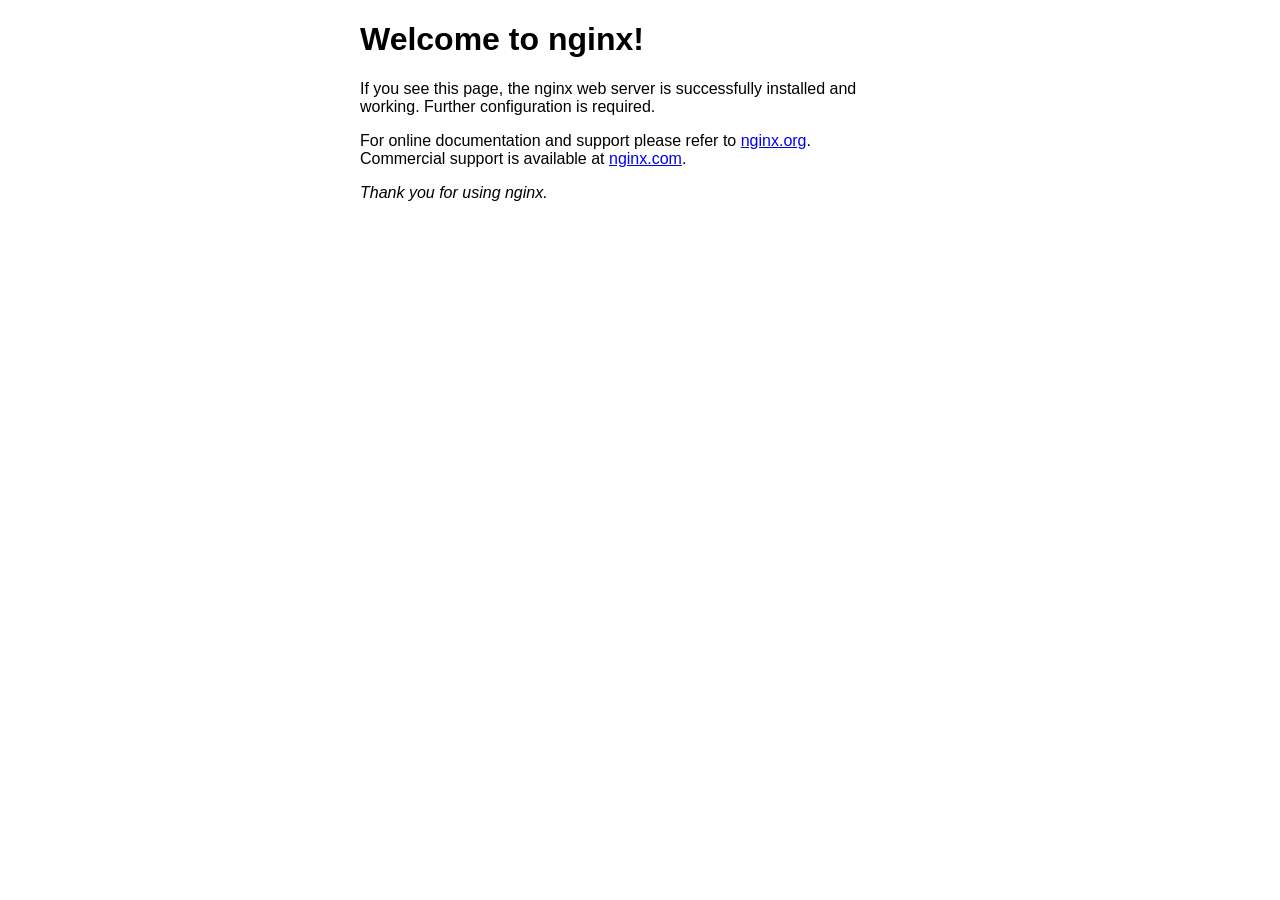
<file: index.nginx-debian.html>
<!DOCTYPE html>
<html>
<head>
<title>Welcome to nginx!</title>
<style>
html { color-scheme: light dark; }
body { width: 35em; margin: 0 auto;
font-family: Tahoma, Verdana, Arial, sans-serif; }
</style>
</head>
<body>
<h1>Welcome to nginx!</h1>
<p>If you see this page, the nginx web server is successfully installed and
working. Further configuration is required.</p>

<p>For online documentation and support please refer to
<a href="http://nginx.org/">nginx.org</a>.<br/>
Commercial support is available at
<a href="http://nginx.com/">nginx.com</a>.</p>

<p><em>Thank you for using nginx.</em></p>
</body>
</html>
</file>
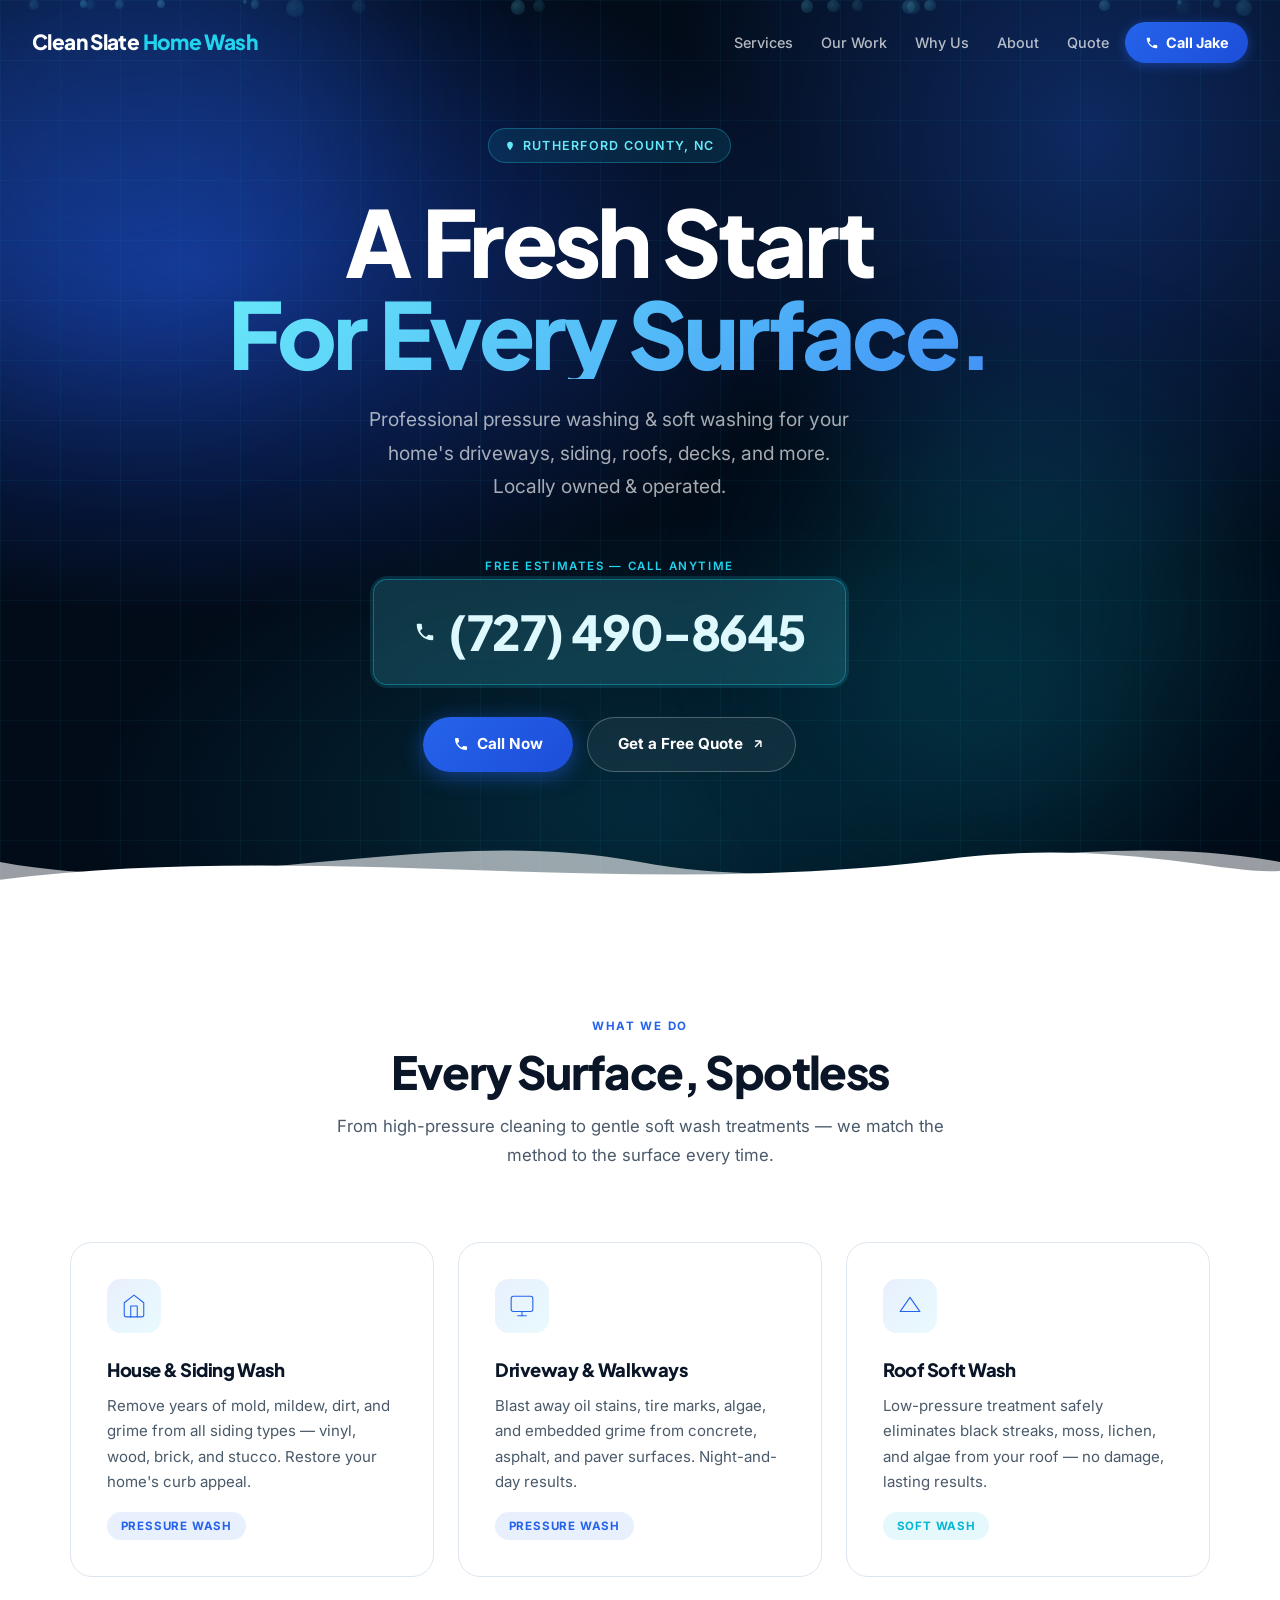
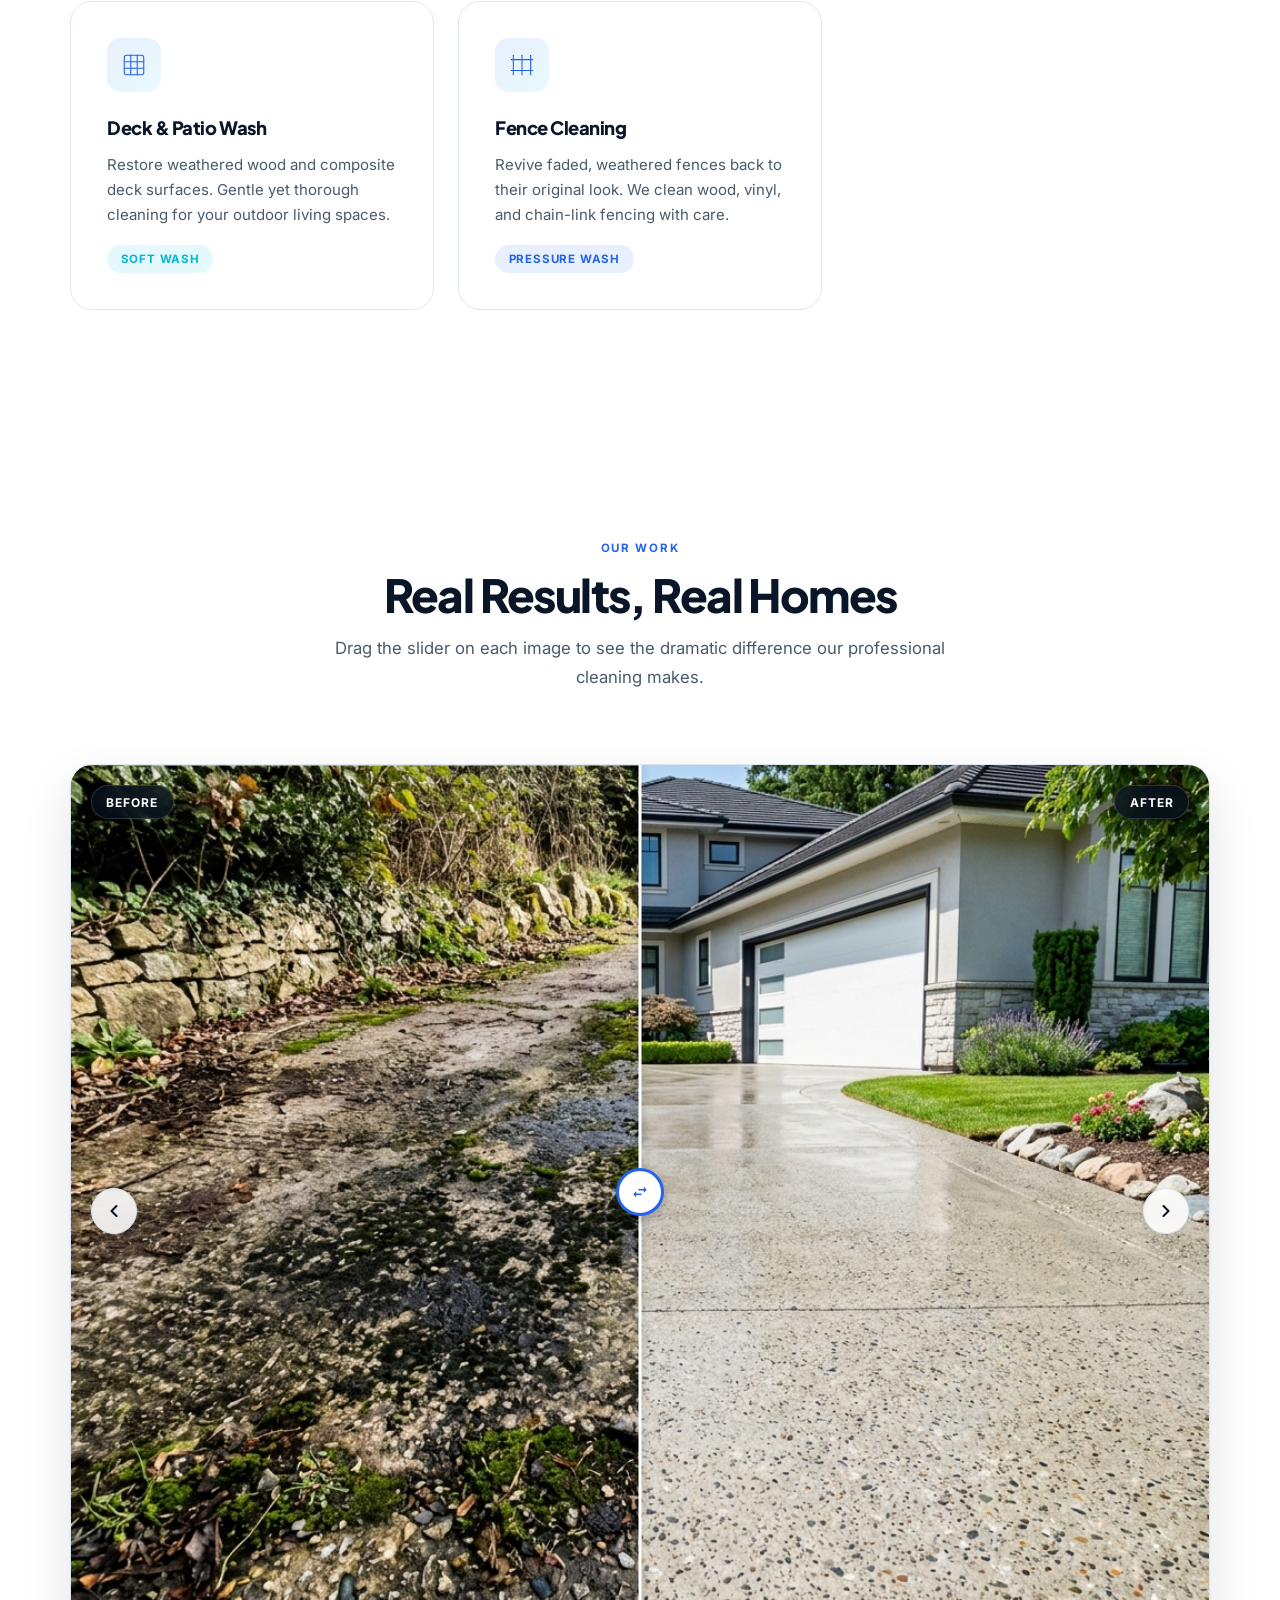
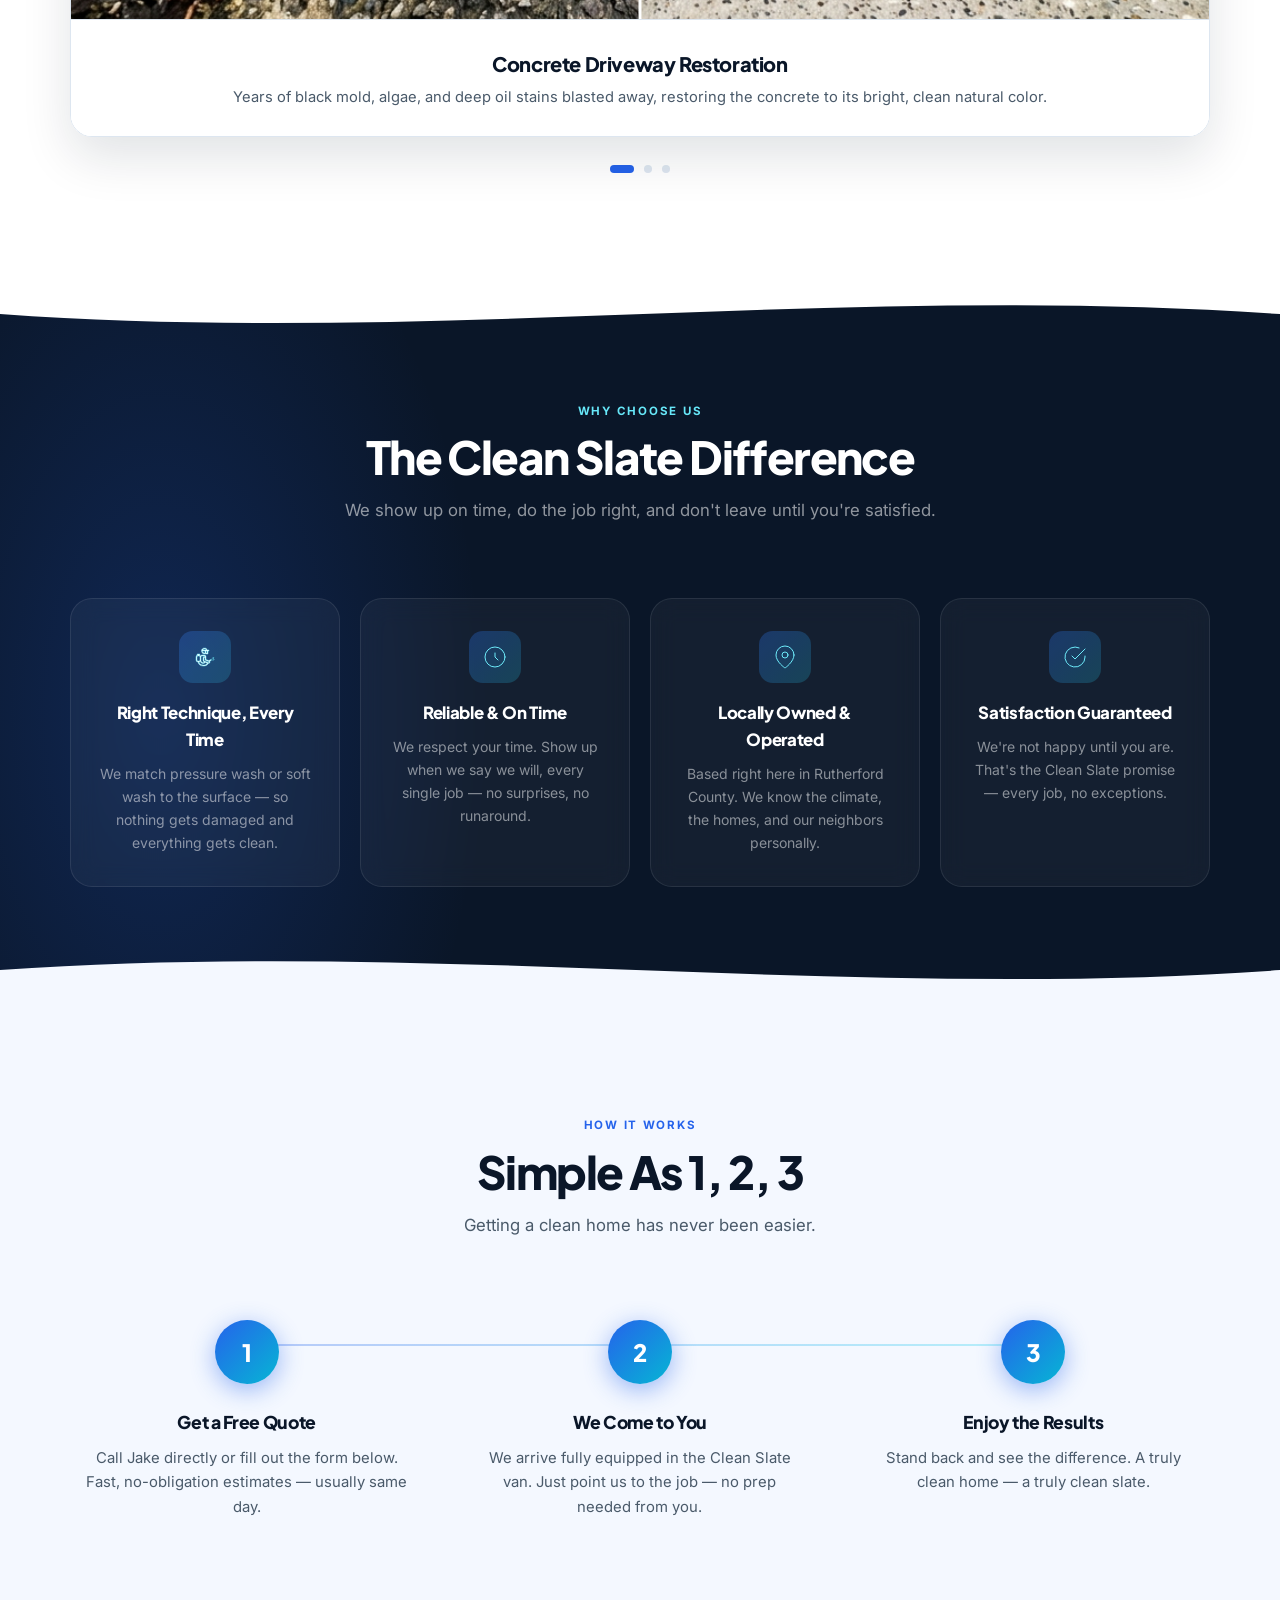
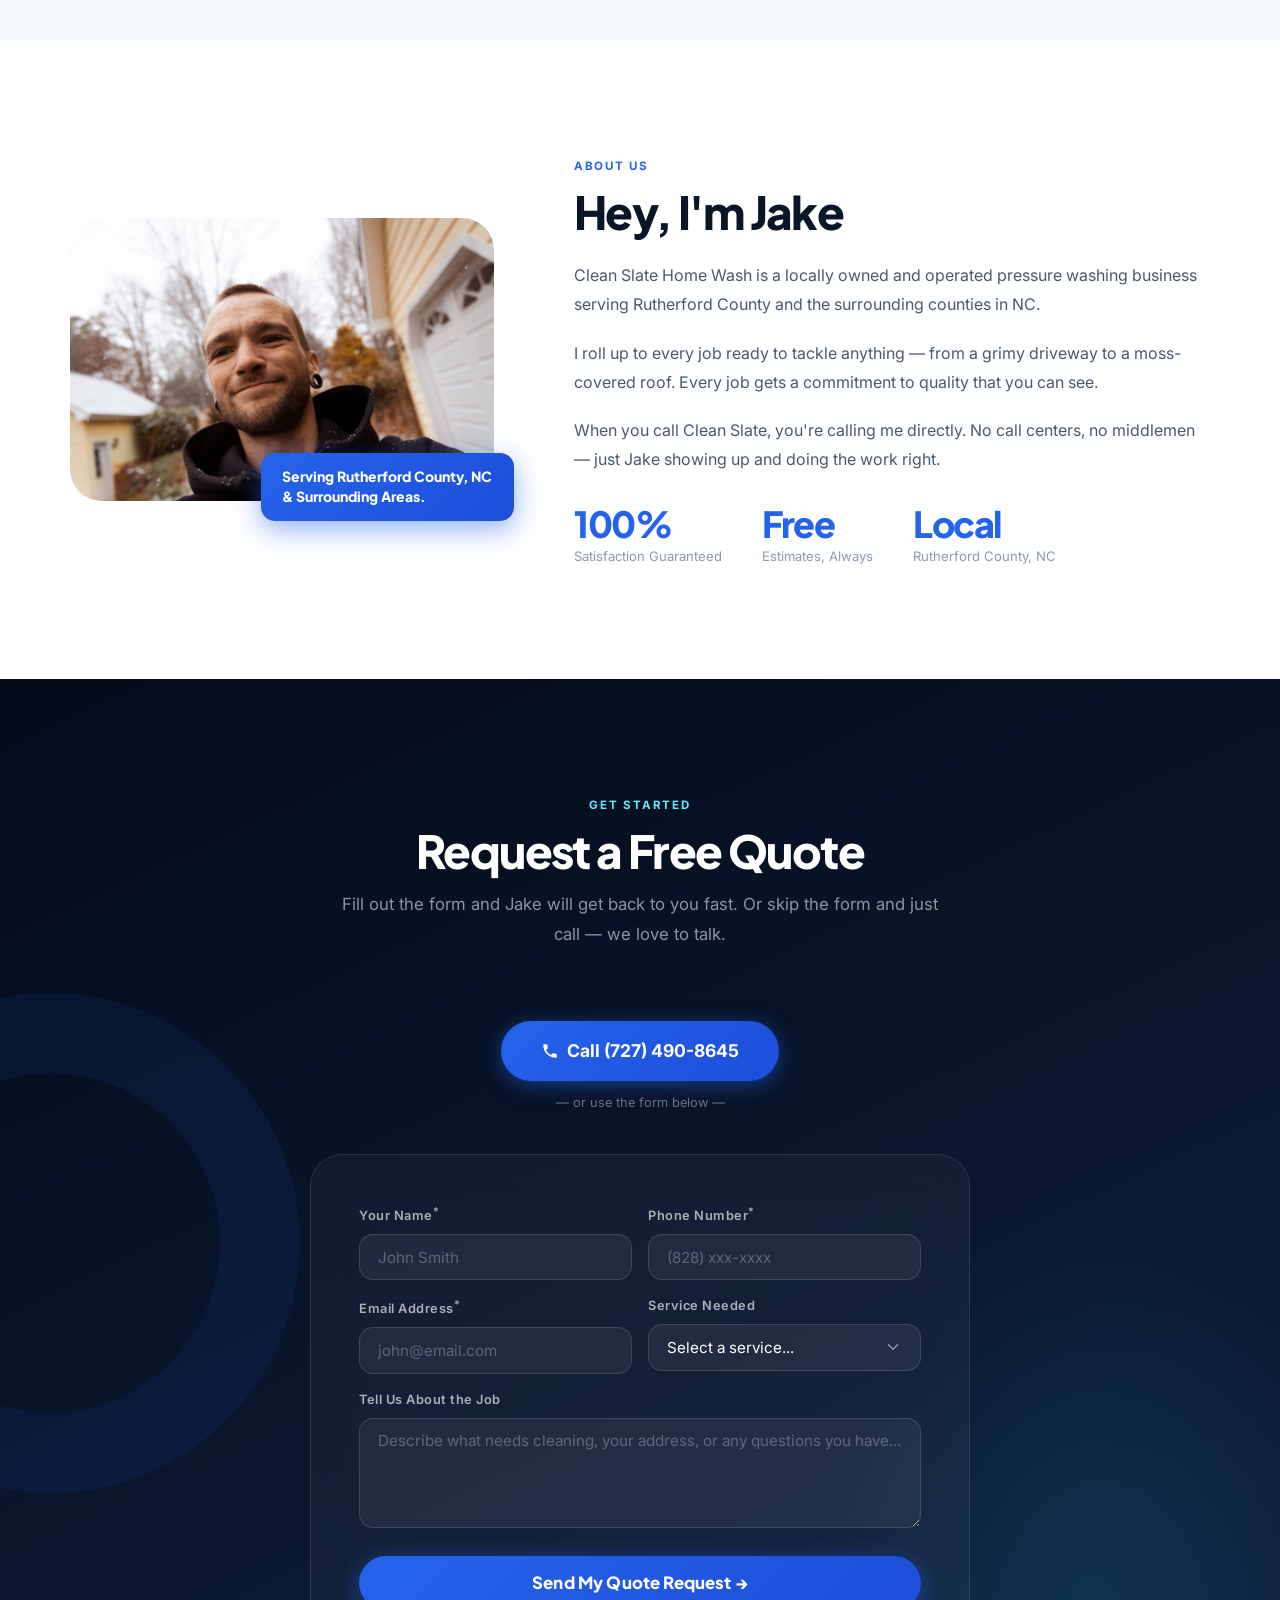
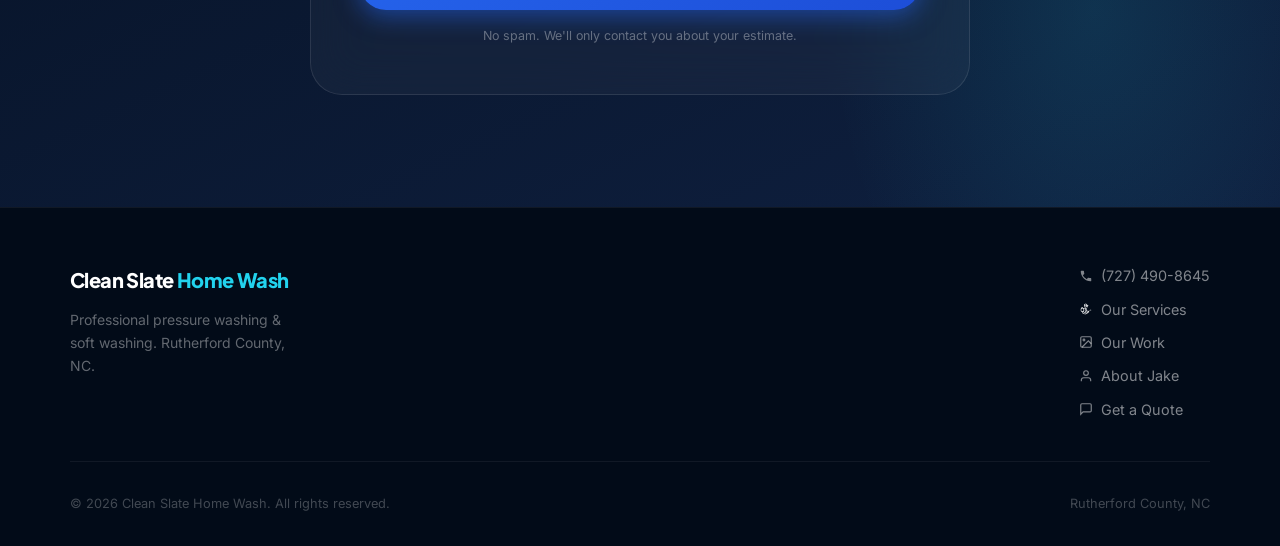
<file: indexbackupJul12.html>
<!DOCTYPE html>
<html lang="en">

<head>
  <meta charset="UTF-8">
  <meta name="viewport" content="width=device-width, initial-scale=1.0">
  <meta name="description"
    content="Clean Slate Home Wash — Professional pressure washing & soft washing in Rutherford County, NC. Driveways, siding, roofs, decks. Call Jake for a free quote!">
  <link rel="icon" href="data:image/svg+xml,%3Csvg xmlns='http://www.w3.org/2000/svg' viewBox='0 0 32 32'%3E%3Cpath d='M16 3C16 3 7 13.5 7 20a9 9 0 0 0 18 0C25 13.5 16 3 16 3Z' fill='%237CCDF4'/%3E%3C/svg%3E">
    <title>Clean Slate Home Wash | Rutherford County, NC</title>
  <link rel="preconnect" href="https://fonts.googleapis.com">
  <link rel="preconnect" href="https://fonts.gstatic.com" crossorigin>
  <link
    href="https://fonts.googleapis.com/css2?family=Inter:wght@300;400;500;600;700&family=Plus+Jakarta+Sans:wght@500;600;700;800;900&display=swap"
    rel="stylesheet">

  <style>
    /* ============================
       RESET & CUSTOM PROPERTIES
    ============================ */
    *,
    *::before,
    *::after {
      box-sizing: border-box;
      margin: 0;
      padding: 0;
    }

    :root {
      --navy-950: #020b18;
      --navy-900: #050e1e;
      --navy-800: #0a1628;
      --navy-700: #0f2040;
      --navy-600: #163060;
      --blue-500: #1d4ed8;
      --blue-400: #2563eb;
      --blue-300: #3b82f6;
      --cyan-500: #06b6d4;
      --cyan-400: #22d3ee;
      --cyan-300: #67e8f9;
      --white: #ffffff;
      --off-white: #f4f8ff;
      --gray-50: #f0f4fa;
      --gray-100: #dde6f0;
      --gray-400: #8a9ab0;
      --gray-600: #4a5a6a;
      --font-body: 'Inter', system-ui, sans-serif;
      --font-display: 'Plus Jakarta Sans', system-ui, sans-serif;
      --radius: 14px;
      --radius-lg: 22px;
      --radius-xl: 32px;
    }

    html {
      scroll-behavior: smooth;
    }

    body {
      font-family: var(--font-body);
      background: var(--white);
      color: var(--navy-800);
      overflow-x: hidden;
      line-height: 1.6;
    }

    /* ============================
       NAVIGATION
    ============================ */
    nav {
      position: fixed;
      top: 0;
      left: 0;
      right: 0;
      z-index: 200;
      padding: 1.4rem 2rem;
      display: flex;
      align-items: center;
      justify-content: space-between;
      transition: all 0.4s cubic-bezier(0.4, 0, 0.2, 1);
    }

    nav.scrolled {
      background: rgba(5, 14, 30, 0.88);
      backdrop-filter: blur(24px);
      -webkit-backdrop-filter: blur(24px);
      padding: 0.9rem 2rem;
      border-bottom: 1px solid rgba(34, 211, 238, 0.12);
      box-shadow: 0 8px 32px rgba(0, 0, 0, 0.3);
    }

    .nav-logo {
      font-family: var(--font-display);
      font-weight: 900;
      font-size: 1.3rem;
      color: var(--white);
      text-decoration: none;
      letter-spacing: -0.03em;
      line-height: 1;
    }

    .nav-logo span {
      color: var(--cyan-400);
    }

    .nav-right {
      display: flex;
      align-items: center;
      gap: 1rem;
    }

    .nav-links {
      display: flex;
      gap: 1.75rem;
      list-style: none;
    }

    .nav-links a {
      color: rgba(255, 255, 255, 0.7);
      text-decoration: none;
      font-size: 0.9rem;
      font-weight: 500;
      transition: color 0.2s;
    }

    .nav-links a:hover {
      color: var(--white);
    }

    .nav-cta {
      display: flex;
      align-items: center;
      gap: 0.45rem;
      color: var(--white);
      text-decoration: none;
      font-weight: 700;
      font-size: 0.9rem;
      padding: 0.55rem 1.2rem;
      background: linear-gradient(135deg, var(--blue-400), var(--blue-500));
      border-radius: 50px;
      transition: all 0.3s ease;
      box-shadow: 0 2px 12px rgba(37, 99, 235, 0.45);
    }

    .nav-cta:hover {
      transform: translateY(-1px);
      box-shadow: 0 4px 20px rgba(37, 99, 235, 0.6);
    }

    @media (max-width: 680px) {
      .nav-links {
        display: none;
      }

      nav {
        padding: 1rem 1.25rem;
      }

      nav.scrolled {
        padding: 0.75rem 1.25rem;
      }
    }

    /* ============================
       HERO
    ============================ */
    #hero {
      min-height: 100vh;
      position: relative;
      display: flex;
      align-items: center;
      justify-content: center;
      overflow: hidden;
      background: var(--navy-950);
    }

    /* Multi-layer animated gradient */
    .hero-bg {
      position: absolute;
      inset: 0;
      background:
        radial-gradient(ellipse 90% 70% at 15% 30%, rgba(29, 78, 216, 0.55) 0%, transparent 55%),
        radial-gradient(ellipse 60% 90% at 85% 15%, rgba(37, 99, 235, 0.35) 0%, transparent 55%),
        radial-gradient(ellipse 80% 60% at 50% 90%, rgba(6, 182, 212, 0.18) 0%, transparent 55%),
        var(--navy-950);
      animation: heroBgShift 10s ease-in-out infinite alternate;
    }

    @keyframes heroBgShift {
      0% {
        opacity: 1;
        filter: hue-rotate(0deg);
      }

      50% {
        opacity: 0.85;
        filter: hue-rotate(8deg);
      }

      100% {
        opacity: 1;
        filter: hue-rotate(-5deg);
      }
    }

    /* Animated water grid lines */
    .hero-grid {
      position: absolute;
      inset: 0;
      background-image:
        linear-gradient(rgba(34, 211, 238, 0.05) 1px, transparent 1px),
        linear-gradient(90deg, rgba(34, 211, 238, 0.05) 1px, transparent 1px);
      background-size: 60px 60px;
      animation: gridFade 4s ease-in-out infinite alternate;
    }

    @keyframes gridFade {
      0% {
        opacity: 0.6;
      }

      100% {
        opacity: 1;
      }
    }

    /* Floating bubbles */
    .bubbles {
      position: absolute;
      inset: 0;
      pointer-events: none;
    }

    .bubble {
      position: absolute;
      border-radius: 50%;
      background: radial-gradient(circle at 35% 35%, rgba(103, 232, 249, 0.55), rgba(34, 211, 238, 0.12));
      animation: bubbleRise linear infinite;
    }

    @keyframes bubbleRise {
      0% {
        transform: translateY(110vh) scale(0.2);
        opacity: 0;
      }

      10% {
        opacity: 1;
      }

      85% {
        opacity: 0.6;
      }

      100% {
        transform: translateY(-15vh) scale(1);
        opacity: 0;
      }
    }

    /* Glow orbs */
    .hero-orb {
      position: absolute;
      border-radius: 50%;
      filter: blur(80px);
      pointer-events: none;
    }

    .orb-1 {
      width: 500px;
      height: 500px;
      background: rgba(37, 99, 235, 0.25);
      top: -15%;
      left: -10%;
      animation: orbDrift 12s ease-in-out infinite alternate;
    }

    .orb-2 {
      width: 400px;
      height: 400px;
      background: rgba(6, 182, 212, 0.18);
      bottom: 10%;
      right: 5%;
      animation: orbDrift 14s ease-in-out infinite alternate-reverse;
    }

    @keyframes orbDrift {
      0% {
        transform: translate(0, 0);
      }

      100% {
        transform: translate(40px, 30px);
      }
    }

    .hero-content {
      position: relative;
      z-index: 2;
      text-align: center;
      padding: 2rem 1.5rem;
      max-width: 840px;
    }

    .hero-badge {
      display: inline-flex;
      align-items: center;
      gap: 0.5rem;
      background: rgba(34, 211, 238, 0.1);
      border: 1px solid rgba(34, 211, 238, 0.3);
      color: var(--cyan-300);
      padding: 0.4rem 1rem;
      border-radius: 50px;
      font-size: 0.78rem;
      font-weight: 600;
      letter-spacing: 0.1em;
      text-transform: uppercase;
      margin-bottom: 2rem;
      backdrop-filter: blur(8px);
    }

    .hero-title {
      font-family: var(--font-display);
      font-size: clamp(3rem, 8vw, 5.75rem);
      font-weight: 900;
      line-height: 1.0;
      letter-spacing: -0.04em;
      color: var(--white);
      margin-bottom: 1.5rem;
    }

    .hero-title .line2 {
      display: block;
      background: linear-gradient(135deg, var(--cyan-300) 0%, var(--blue-300) 60%, var(--cyan-400) 100%);
      -webkit-background-clip: text;
      -webkit-text-fill-color: transparent;
      background-clip: text;
      background-size: 200% 200%;
      animation: gradientText 4s ease-in-out infinite alternate;
    }

    @keyframes gradientText {
      0% {
        background-position: 0% 50%;
      }

      100% {
        background-position: 100% 50%;
      }
    }

    .hero-sub {
      font-size: clamp(1rem, 2.5vw, 1.2rem);
      color: rgba(255, 255, 255, 0.65);
      max-width: 540px;
      margin: 0 auto 3rem;
      line-height: 1.75;
    }

    .hero-phone-block {
      display: inline-flex;
      flex-direction: column;
      align-items: center;
      gap: 0.25rem;
      margin-bottom: 2rem;
    }

    .hero-phone-label {
      font-size: 0.72rem;
      letter-spacing: 0.14em;
      text-transform: uppercase;
      color: var(--cyan-400);
      font-weight: 600;
    }

    .hero-phone-link {
      display: inline-flex;
      align-items: center;
      gap: 0.75rem;
      color: var(--white);
      text-decoration: none;
      font-family: var(--font-display);
      font-size: clamp(2rem, 5vw, 3rem);
      font-weight: 900;
      letter-spacing: -0.03em;
      padding: 0.85rem 2.5rem;
      background: rgba(255, 255, 255, 0.04);
      border: 1.5px solid rgba(34, 211, 238, 0.35);
      border-radius: var(--radius);
      backdrop-filter: blur(12px);
      transition: all 0.3s ease;
      position: relative;
    }

    .hero-phone-link::before {
      content: '';
      position: absolute;
      inset: -4px;
      border-radius: calc(var(--radius) + 4px);
      background: rgba(34, 211, 238, 0.15);
      animation: phonePulse 2.4s ease-out infinite;
    }

    @keyframes phonePulse {
      0% {
        transform: scale(1);
        opacity: 0.7;
      }

      100% {
        transform: scale(1.08);
        opacity: 0;
      }
    }

    .hero-phone-link:hover {
      background: rgba(34, 211, 238, 0.1);
      border-color: var(--cyan-400);
      transform: scale(1.02);
    }

    .hero-actions {
      display: flex;
      gap: 0.875rem;
      justify-content: center;
      flex-wrap: wrap;
    }

    .btn {
      display: inline-flex;
      align-items: center;
      gap: 0.5rem;
      padding: 0.875rem 1.875rem;
      border-radius: 50px;
      font-family: var(--font-body);
      font-weight: 700;
      font-size: 0.95rem;
      text-decoration: none;
      border: none;
      cursor: pointer;
      transition: all 0.3s cubic-bezier(0.4, 0, 0.2, 1);
    }

    .btn-blue {
      background: linear-gradient(135deg, var(--blue-400), var(--blue-500));
      color: var(--white);
      box-shadow: 0 4px 20px rgba(37, 99, 235, 0.5);
    }

    .btn-blue:hover {
      transform: translateY(-2px);
      box-shadow: 0 8px 32px rgba(37, 99, 235, 0.65);
    }

    .btn-ghost {
      background: rgba(255, 255, 255, 0.06);
      color: var(--white);
      border: 1.5px solid rgba(255, 255, 255, 0.25);
      backdrop-filter: blur(8px);
    }

    .btn-ghost:hover {
      border-color: rgba(34, 211, 238, 0.7);
      color: var(--cyan-300);
      background: rgba(34, 211, 238, 0.08);
      transform: translateY(-2px);
    }

    /* Scroll cue */
    /* .scroll-cue {
      position: absolute;
      bottom: 4.5rem;
      left: 50%;
      transform: translateX(-50%);
      display: flex;
      flex-direction: column;
      align-items: center;
      gap: 0.4rem;
      color: rgba(255,255,255,0.35);
      font-size: 0.7rem;
      letter-spacing: 0.12em;
      text-transform: uppercase;
      animation: scrollBounce 2s ease-in-out infinite;
    } */
    @keyframes scrollBounce {

      0%,
      100% {
        transform: translateX(-50%) translateY(0);
      }

      50% {
        transform: translateX(-50%) translateY(7px);
      }
    }

    /* Wave bottom */
    .hero-wave {
      position: absolute;
      bottom: -2px;
      left: 0;
      width: 100%;
      overflow: hidden;
      line-height: 0;
    }

    .hero-wave svg {
      display: block;
      width: 100%;
    }

    /* ============================
       SECTION BASE STYLES
    ============================ */
    section {
      position: relative;
    }

    .container {
      max-width: 1140px;
      margin: 0 auto;
      padding: 0 2rem;
    }

    .section-pad {
      padding: 7rem 0;
    }

    .section-header {
      text-align: center;
      max-width: 620px;
      margin: 0 auto 4.5rem;
    }

    .eyebrow {
      display: inline-block;
      font-size: 0.72rem;
      font-weight: 700;
      letter-spacing: 0.15em;
      text-transform: uppercase;
      color: var(--blue-400);
      margin-bottom: 0.75rem;
    }

    .eyebrow.light {
      color: var(--cyan-300);
    }

    .section-title {
      font-family: var(--font-display);
      font-size: clamp(1.9rem, 4vw, 2.85rem);
      font-weight: 900;
      letter-spacing: -0.035em;
      line-height: 1.1;
      color: var(--navy-800);
      margin-bottom: 0.875rem;
    }

    .section-title.light {
      color: var(--white);
    }

    .section-desc {
      font-size: 1.05rem;
      line-height: 1.75;
      color: var(--gray-600);
    }

    .section-desc.light {
      color: rgba(255, 255, 255, 0.55);
    }

    /* ============================
       SERVICES
    ============================ */
    #services {
      background: var(--white);
    }

    .services-grid {
      display: grid;
      grid-template-columns: repeat(auto-fit, minmax(300px, 1fr));
      gap: 1.5rem;
    }

    .service-card {
      background: var(--white);
      border: 1.5px solid var(--gray-100);
      border-radius: var(--radius-lg);
      padding: 2.25rem;
      transition: all 0.35s cubic-bezier(0.25, 0.46, 0.45, 0.94);
      position: relative;
      overflow: hidden;
    }

    .service-card::after {
      content: '';
      position: absolute;
      top: 0;
      left: 0;
      right: 0;
      height: 3px;
      background: linear-gradient(90deg, var(--blue-400), var(--cyan-400));
      opacity: 0;
      transition: opacity 0.3s ease;
    }

    .service-card:hover {
      transform: translateY(-7px);
      border-color: rgba(37, 99, 235, 0.18);
      box-shadow: 0 24px 64px rgba(10, 22, 40, 0.13);
    }

    .service-card:hover::after {
      opacity: 1;
    }

    .service-icon-wrap {
      width: 54px;
      height: 54px;
      background: linear-gradient(135deg, rgba(37, 99, 235, 0.1), rgba(34, 211, 238, 0.1));
      border-radius: 14px;
      display: flex;
      align-items: center;
      justify-content: center;
      margin-bottom: 1.35rem;
      transition: transform 0.3s ease;
    }

    .service-card:hover .service-icon-wrap {
      transform: scale(1.1) rotate(-3deg);
    }

    .service-icon-wrap svg {
      width: 26px;
      height: 26px;
      stroke: var(--blue-400);
    }

    .service-name {
      font-family: var(--font-display);
      font-size: 1.15rem;
      font-weight: 800;
      color: var(--navy-800);
      margin-bottom: 0.55rem;
      letter-spacing: -0.025em;
    }

    .service-body {
      color: var(--gray-600);
      font-size: 0.94rem;
      line-height: 1.68;
    }

    .service-pill {
      display: inline-block;
      margin-top: 1.1rem;
      font-size: 0.72rem;
      font-weight: 700;
      letter-spacing: 0.07em;
      text-transform: uppercase;
      padding: 0.3rem 0.85rem;
      border-radius: 50px;
    }

    .pill-pressure {
      background: rgba(37, 99, 235, 0.1);
      color: var(--blue-400);
    }

    .pill-soft {
      background: rgba(6, 182, 212, 0.1);
      color: var(--cyan-500);
    }

    /* ============================
       WHY US (dark)
    ============================ */
    #why-us {
      background: var(--navy-800);
      overflow: hidden;
    }

    #why-us::before {
      content: '';
      position: absolute;
      top: -30%;
      left: -15%;
      width: 55%;
      height: 180%;
      background: radial-gradient(ellipse, rgba(37, 99, 235, 0.22) 0%, transparent 65%);
      pointer-events: none;
    }

    .why-wave-top {
      position: absolute;
      top: -2px;
      left: 0;
      width: 100%;
      overflow: hidden;
      line-height: 0;
    }

    .why-wave-top svg {
      display: block;
      width: 100%;
    }

    .why-wave-bot {
      position: absolute;
      bottom: -2px;
      left: 0;
      width: 100%;
      overflow: hidden;
      line-height: 0;
    }

    .why-wave-bot svg {
      display: block;
      width: 100%;
    }

    .why-grid {
      display: grid;
      grid-template-columns: repeat(auto-fit, minmax(220px, 1fr));
      gap: 1.25rem;
    }

    .why-card {
      background: rgba(255, 255, 255, 0.04);
      border: 1px solid rgba(255, 255, 255, 0.09);
      border-radius: var(--radius-lg);
      padding: 2rem 1.75rem;
      text-align: center;
      backdrop-filter: blur(12px);
      transition: all 0.3s ease;
      mix-blend-mode: screen;
    }

    .why-card:hover {
      background: rgba(255, 255, 255, 0.08);
      border-color: rgba(34, 211, 238, 0.3);
      transform: translateY(-5px);
    }

    .why-icon-wrap {
      width: 52px;
      height: 52px;
      background: linear-gradient(135deg, rgba(37, 99, 235, 0.3), rgba(34, 211, 238, 0.2));
      border-radius: 14px;
      display: flex;
      align-items: center;
      justify-content: center;
      margin: 0 auto 1.1rem;
    }

    .why-icon-wrap svg {
      width: 24px;
      height: 24px;
      stroke: var(--cyan-300);
    }

    .why-title {
      font-family: var(--font-display);
      font-size: 1.05rem;
      font-weight: 800;
      color: var(--white);
      margin-bottom: 0.5rem;
      letter-spacing: -0.02em;
    }

    .why-body {
      color: rgba(255, 255, 255, 0.5);
      font-size: 0.875rem;
      line-height: 1.65;
    }

    /* ============================
       PROCESS
    ============================ */
    #process {
      background: var(--off-white);
    }

    .process-row {
      display: grid;
      grid-template-columns: repeat(3, 1fr);
      gap: 2.5rem;
      position: relative;
    }

    /* Connecting line */
    .process-row::before {
      content: '';
      position: absolute;
      top: 32px;
      left: calc(16.66% + 1rem);
      right: calc(16.66% + 1rem);
      height: 2px;
      background: linear-gradient(90deg, var(--blue-400), var(--cyan-400));
      opacity: 0.3;
    }

    @media (max-width: 640px) {
      .process-row {
        grid-template-columns: 1fr;
      }

      .process-row::before {
        display: none;
      }
    }

    .process-step {
      text-align: center;
      padding: 0.5rem 1rem;
    }

    .step-num {
      width: 64px;
      height: 64px;
      background: linear-gradient(135deg, var(--blue-400), var(--cyan-500));
      border-radius: 50%;
      display: flex;
      align-items: center;
      justify-content: center;
      margin: 0 auto 1.5rem;
      font-family: var(--font-display);
      font-size: 1.5rem;
      font-weight: 900;
      color: var(--white);
      box-shadow: 0 6px 24px rgba(37, 99, 235, 0.45);
      position: relative;
      z-index: 1;
    }

    .step-title {
      font-family: var(--font-display);
      font-size: 1.1rem;
      font-weight: 800;
      color: var(--navy-800);
      margin-bottom: 0.6rem;
      letter-spacing: -0.02em;
    }

    .step-body {
      font-size: 0.93rem;
      color: var(--gray-600);
      line-height: 1.65;
    }

    /* ============================
       ABOUT
    ============================ */
    #about {
      background: var(--white);
    }

    .about-grid {
      display: grid;
      grid-template-columns: 1fr 1.5fr;
      gap: 5rem;
      align-items: center;
    }

    @media (max-width: 760px) {
      .about-grid {
        grid-template-columns: 1fr;
        gap: 2.5rem;
      }
    }

    .about-visual {
      position: relative;
    }

    .van-card {
      background: linear-gradient(150deg, var(--navy-700), var(--navy-600));
      border-radius: var(--radius-xl);
      /* aspect-ratio: 4/5; */
      display: flex;
      flex-direction: column;
      align-items: center;
      justify-content: center;
      gap: 1rem;
      position: relative;
      overflow: hidden;
    }

    /* CSS van illustration */
    .van-svg-wrap {
      position: relative;
      z-index: 1;
    }

    .van-glow {
      position: absolute;
      inset: 0;
      background: radial-gradient(ellipse 70% 60% at 50% 60%, rgba(37, 99, 235, 0.35) 0%, transparent 65%);
    }

    .van-label {
      position: relative;
      z-index: 1;
      color: rgba(255, 255, 255, 0.5);
      font-size: 0.85rem;
      font-weight: 500;
      letter-spacing: 0.04em;
    }

    .about-badge {
      position: absolute;
      bottom: -1.25rem;
      right: -1.25rem;
      background: linear-gradient(135deg, var(--blue-400), var(--blue-500));
      color: var(--white);
      padding: 0.875rem 1.35rem;
      border-radius: var(--radius);
      font-family: var(--font-display);
      font-weight: 800;
      font-size: 0.875rem;
      line-height: 1.4;
      box-shadow: 0 8px 28px rgba(37, 99, 235, 0.5);
    }

    .about-text .section-header {
      text-align: left;
      margin: 0 0 1.5rem;
    }

    .about-body {
      color: var(--gray-600);
      line-height: 1.8;
      margin-bottom: 1.25rem;
      font-size: 1rem;
    }

    .about-stats {
      display: flex;
      gap: 2.5rem;
      flex-wrap: wrap;
      margin-top: 2rem;
    }

    .stat-num {
      font-family: var(--font-display);
      font-size: 2.25rem;
      font-weight: 900;
      letter-spacing: -0.04em;
      color: var(--blue-400);
      line-height: 1;
    }

    .stat-lbl {
      font-size: 0.82rem;
      color: var(--gray-400);
      margin-top: 0.25rem;
    }

    /* ============================
       QUOTE FORM
    ============================ */
    #quote {
      background: linear-gradient(155deg, var(--navy-950) 0%, var(--navy-700) 100%);
      overflow: hidden;
    }

    #quote::after {
      content: '';
      position: absolute;
      bottom: -20%;
      right: -8%;
      width: 45%;
      height: 75%;
      background: radial-gradient(ellipse, rgba(34, 211, 238, 0.12) 0%, transparent 65%);
      pointer-events: none;
    }

    /* water ripple decoration */
    .ripple-bg {
      position: absolute;
      top: 50%;
      left: -200px;
      transform: translateY(-50%);
      width: 500px;
      height: 500px;
      border-radius: 50%;
      border: 80px solid rgba(37, 99, 235, 0.08);
      pointer-events: none;
    }

    .form-card {
      max-width: 660px;
      margin: 0 auto;
      background: rgba(255, 255, 255, 0.04);
      border: 1px solid rgba(255, 255, 255, 0.1);
      border-radius: var(--radius-xl);
      padding: 3rem;
      backdrop-filter: blur(24px);
      -webkit-backdrop-filter: blur(24px);
      position: relative;
      z-index: 1;
    }

    .form-grid {
      display: grid;
      grid-template-columns: 1fr 1fr;
      gap: 1rem;
      margin-bottom: 1rem;
    }

    @media (max-width: 520px) {
      .form-grid {
        grid-template-columns: 1fr;
      }

      .form-card {
        padding: 2rem 1.5rem;
      }
    }

    .form-group {
      display: flex;
      flex-direction: column;
      gap: 0.45rem;
    }

    .form-group.span-2 {
      grid-column: 1 / -1;
    }

    label {
      font-size: 0.8rem;
      font-weight: 600;
      color: rgba(255, 255, 255, 0.65);
      letter-spacing: 0.04em;
    }

    input,
    select,
    textarea {
      width: 100%;
      padding: 0.8rem 1.1rem;
      background: rgba(255, 255, 255, 0.06);
      border: 1.5px solid rgba(255, 255, 255, 0.13);
      border-radius: var(--radius);
      color: var(--white);
      font-family: var(--font-body);
      font-size: 0.95rem;
      outline: none;
      transition: border-color 0.25s, box-shadow 0.25s, background 0.25s;
      appearance: none;
    }

    select {
      background-image: url("data:image/svg+xml;charset=UTF-8,%3csvg xmlns='http://www.w3.org/2000/svg' viewBox='0 0 24 24' fill='none' stroke='rgba(255, 255, 255, 0.5)' stroke-width='2' stroke-linecap='round' stroke-linejoin='round'%3e%3cpolyline points='6 9 12 15 18 9'%3e%3c/polyline%3e%3c/svg%3e");
      background-repeat: no-repeat;
      background-position: right 1.1rem center;
      background-size: 1.2em;
      padding-right: 2.8rem;
    }

    input::placeholder,
    textarea::placeholder {
      color: rgba(255, 255, 255, 0.28);
    }

    select option {
      background: var(--navy-800);
      color: var(--white);
    }

    input:focus,
    select:focus,
    textarea:focus {
      border-color: var(--cyan-400);
      background: rgba(255, 255, 255, 0.1);
      box-shadow: 0 0 0 3px rgba(34, 211, 238, 0.14);
    }

    textarea {
      resize: vertical;
      min-height: 110px;
    }

    .btn-submit {
      width: 100%;
      margin-top: 0.75rem;
      padding: 1.05rem;
      background: linear-gradient(135deg, var(--blue-400), var(--blue-500));
      color: var(--white);
      border: none;
      border-radius: 50px;
      font-family: var(--font-display);
      font-size: 1.05rem;
      font-weight: 800;
      cursor: pointer;
      transition: all 0.3s ease;
      letter-spacing: 0.01em;
      box-shadow: 0 6px 24px rgba(37, 99, 235, 0.55);
    }

    .btn-submit:hover {
      transform: translateY(-2px);
      box-shadow: 0 10px 36px rgba(37, 99, 235, 0.65);
    }

    .btn-submit:disabled {
      background: linear-gradient(135deg, #059669, #047857);
      cursor: default;
      transform: none;
      box-shadow: 0 4px 16px rgba(5, 150, 105, 0.4);
    }

    .form-note {
      text-align: center;
      margin-top: 1rem;
      font-size: 0.78rem;
      color: rgba(255, 255, 255, 0.35);
    }

    /* ============================
       FOOTER
    ============================ */
    footer {
      background: var(--navy-950);
      border-top: 1px solid rgba(255, 255, 255, 0.06);
      padding: 3.5rem 2rem 2rem;
    }

    .footer-inner {
      max-width: 1140px;
      margin: 0 auto;
      display: flex;
      flex-wrap: wrap;
      gap: 2.5rem;
      justify-content: space-between;
      align-items: flex-start;
      padding-bottom: 2.5rem;
      border-bottom: 1px solid rgba(255, 255, 255, 0.06);
    }

    .footer-logo {
      font-family: var(--font-display);
      font-weight: 900;
      font-size: 1.25rem;
      color: var(--white);
      text-decoration: none;
      letter-spacing: -0.03em;
      display: block;
      margin-bottom: 0.75rem;
    }

    .footer-logo span {
      color: var(--cyan-400);
    }

    .footer-tag {
      color: rgba(255, 255, 255, 0.38);
      font-size: 0.875rem;
      line-height: 1.65;
      max-width: 230px;
    }

    .footer-links {
      display: flex;
      flex-direction: column;
      gap: 0.65rem;
    }

    .footer-links a {
      color: rgba(255, 255, 255, 0.5);
      text-decoration: none;
      font-size: 0.9rem;
      display: flex;
      align-items: center;
      gap: 0.5rem;
      transition: color 0.2s;
    }

    .footer-links a:hover {
      color: var(--cyan-400);
    }

    .footer-links svg {
      width: 14px;
      height: 14px;
      flex-shrink: 0;
    }

    .footer-bottom {
      max-width: 1140px;
      margin: 2rem auto 0;
      display: flex;
      flex-wrap: wrap;
      justify-content: space-between;
      gap: 0.75rem;
      font-size: 0.8rem;
      color: rgba(255, 255, 255, 0.25);
    }

    /* ============================
       SCROLL REVEAL
    ============================ */
    .reveal {
      opacity: 0;
      transform: translateY(28px);
      transition: opacity 0.65s ease, transform 0.65s ease;
    }

    .reveal.is-visible {
      opacity: 1;
      transform: translateY(0);
    }

    .reveal-d1 {
      transition-delay: 0.1s;
    }

    .reveal-d2 {
      transition-delay: 0.2s;
    }

    .reveal-d3 {
      transition-delay: 0.3s;
    }

    .reveal-d4 {
      transition-delay: 0.4s;
    }

    .reveal-d5 {
      transition-delay: 0.5s;
    }

    /* ============================
       RESPONSIVE HELPERS
    ============================ */
    @media (max-width: 900px) {
      .section-pad {
        padding: 5rem 0;
      }

      .container {
        padding: 0 1.25rem;
      }
    }

    @media (max-width: 480px) {
      .hero-phone-link {
        font-size: 1.75rem;
        padding: 0.75rem 1.5rem;
      }
    }

    /* ============================
       BEFORE/AFTER SHOWCASE
    ============================ */
    #showcase {
      background: var(--white);
      position: relative;
    }

    .carousel-container {
      position: relative;
      max-width: 98vw;
      margin: 0 auto;
      overflow: hidden;
      border-radius: var(--radius-lg);
      box-shadow: 0 20px 50px rgba(10, 22, 40, 0.12);
      border: 1px solid var(--gray-100);
    }

    .carousel-slides {
      display: flex;
      transition: transform 0.5s cubic-bezier(0.4, 0, 0.2, 1);
    }

    .carousel-slide {
      min-width: 100%;
      flex-shrink: 0;
      box-sizing: border-box;
      position: relative;
      background: var(--white);
    }

    /* Comparison Slider */
    .slider-wrapper {
      position: relative;
      width: 100%;
      aspect-ratio: 4/3;
      overflow: hidden;
      user-select: none;
      -webkit-user-select: none;
    }

    @media (max-width: 640px) {
      .slider-wrapper {
        aspect-ratio: 1.2/1;
      }
    }

    .slider-img {
      position: absolute;
      top: 0;
      left: 0;
      width: 100%;
      height: 100%;
      object-fit: cover;
      pointer-events: none;
    }

    .slider-img.img-after {
      z-index: 1;
    }

    .slider-img.img-before {
      z-index: 2;
      clip-path: inset(0 calc(100% - var(--position, 50%)) 0 0);
    }

    /* Comparison labels */
    .slider-label {
      position: absolute;
      top: 1.25rem;
      padding: 0.4rem 0.9rem;
      background: rgba(5, 14, 30, 0.75);
      backdrop-filter: blur(8px);
      -webkit-backdrop-filter: blur(8px);
      border: 1px solid rgba(255, 255, 255, 0.15);
      color: var(--white);
      font-size: 0.75rem;
      font-weight: 700;
      letter-spacing: 0.08em;
      text-transform: uppercase;
      border-radius: 50px;
      z-index: 3;
      pointer-events: none;
      transition: opacity 0.3s ease;
    }

    .label-before {
      left: 1.25rem;
    }

    .label-after {
      right: 1.25rem;
    }

    /* Draggable Range input */
    .slider-input {
      position: absolute;
      inset: 0;
      width: 100%;
      height: 100%;
      opacity: 0;
      z-index: 5;
      cursor: ew-resize;
      margin: 0;
    }

    /* Slider Bar Divider Line */
    .slider-divider {
      position: absolute;
      top: 0;
      bottom: 0;
      left: var(--position, 50%);
      width: 3px;
      background: var(--white);
      z-index: 4;
      pointer-events: none;
      transform: translateX(-50%);
      box-shadow: 0 0 10px rgba(0, 0, 0, 0.3);
    }

    /* Circular Draggable Handle */
    .slider-handle {
      position: absolute;
      top: 50%;
      left: var(--position, 50%);
      width: 48px;
      height: 48px;
      border-radius: 50%;
      background: var(--white);
      border: 3px solid var(--blue-400);
      z-index: 4;
      pointer-events: none;
      transform: translate(-50%, -50%);
      box-shadow: 0 4px 12px rgba(10, 22, 40, 0.25);
      display: flex;
      align-items: center;
      justify-content: center;
      transition: transform 0.25s cubic-bezier(0.2, 0.8, 0.2, 1), background-color 0.2s, border-color 0.2s;
    }

    /* Handle arrows */
    .slider-handle svg {
      width: 18px;
      height: 18px;
      fill: var(--blue-400);
      transition: fill 0.2s;
    }

    /* Active States via range input focus/hover */
    .slider-wrapper:hover .slider-handle {
      transform: translate(-50%, -50%) scale(1.08);
      border-color: var(--cyan-500);
    }
    
    .slider-wrapper:hover .slider-handle svg {
      fill: var(--cyan-500);
    }

    .slider-input:focus ~ .slider-handle {
      box-shadow: 0 0 0 4px rgba(34, 211, 238, 0.3), 0 4px 12px rgba(10, 22, 40, 0.25);
    }

    /* Caption Overlay */
    .slide-info {
      padding: 1.75rem 2.25rem;
      background: var(--white);
      text-align: center;
      border-top: 1px solid var(--gray-100);
    }

    .slide-title {
      font-family: var(--font-display);
      font-size: 1.25rem;
      font-weight: 800;
      color: var(--navy-800);
      margin-bottom: 0.35rem;
      letter-spacing: -0.02em;
    }

    .slide-desc {
      color: var(--gray-600);
      font-size: 0.92rem;
      line-height: 1.5;
    }

    /* Carousel Nav Buttons */
    .carousel-nav-btn {
      position: absolute;
      top: calc(50% - 40px);
      transform: translateY(-50%);
      width: 46px;
      height: 46px;
      border-radius: 50%;
      background: rgba(255, 255, 255, 0.88);
      border: 1px solid var(--gray-100);
      backdrop-filter: blur(8px);
      -webkit-backdrop-filter: blur(8px);
      display: flex;
      align-items: center;
      justify-content: center;
      cursor: pointer;
      z-index: 10;
      box-shadow: 0 4px 12px rgba(10, 22, 40, 0.08);
      transition: all 0.25s ease;
      color: var(--navy-800);
    }

    .carousel-nav-btn:hover {
      background: var(--white);
      color: var(--blue-400);
      border-color: var(--blue-300);
      box-shadow: 0 6px 16px rgba(37, 99, 235, 0.15);
      transform: translateY(-50%) scale(1.05);
    }

    .carousel-nav-btn:active {
      transform: translateY(-50%) scale(0.95);
    }

    .carousel-nav-btn svg {
      width: 20px;
      height: 20px;
      stroke: currentColor;
    }

    .carousel-prev {
      left: 1.25rem;
    }

    .carousel-next {
      right: 1.25rem;
    }

    /* Carousel dots */
    .carousel-dots {
      display: flex;
      justify-content: center;
      gap: 0.6rem;
      margin-top: 1.75rem;
    }

    .carousel-dot {
      width: 8px;
      height: 8px;
      border-radius: 50%;
      background: var(--gray-100);
      border: none;
      cursor: pointer;
      transition: all 0.3s ease;
      padding: 0;
    }

    .carousel-dot:hover {
      background: var(--gray-400);
    }

    .carousel-dot.active {
      background: var(--blue-400);
      width: 24px;
      border-radius: 4px;
    }

    @media (max-width: 900px) {
      .carousel-nav-btn {
        display: none;
      }
    }
  </style>
  <style>
    /* ===== Tilt-reactive glow — one shared light for all cards =====
       The JS (end of <body>) computes a single light point in viewport
       space and writes each card's pixel offset to it into --lx/--ly.
       Every card renders the same lamp as seen from its own position.
       The fallback values give a static left-biased glow when the JS
       isn't driving (no JS, or prefers-reduced-motion). */
    .why-card {
      position: relative;
      overflow: hidden; /* clips the glow to the rounded corners */
    }

    .why-card::after {
      content: '';
      position: absolute;
      inset: 0;
      pointer-events: none;
      z-index: -1; /* below the text, above the card's own tint */
      background: radial-gradient(
        circle 420px at
          calc(var(--lx, 70) * 1px)
          calc(var(--ly, 120) * 1px),
        rgba(0, 180, 216, 0.35),
        rgba(0, 180, 216, 0.10) 45%,
        transparent 75%
      );
    }
  </style>
</head>

<body>

  <!-- ========================
       NAVIGATION
  ======================== -->
  <nav id="navbar">
    <a href="#hero" class="nav-logo">Clean Slate <span>Home Wash</span></a>
    <div class="nav-right">
      <ul class="nav-links">
        <li><a href="#services">Services</a></li>
        <li><a href="#showcase">Our Work</a></li>
        <li><a href="#why-us">Why Us</a></li>
        <li><a href="#about">About</a></li>
        <li><a href="#quote">Quote</a></li>
      </ul>
      <a href="tel:7274908645" class="nav-cta">
        <svg width="14" height="14" viewBox="0 0 24 24" fill="currentColor">
          <path
            d="M6.62 10.79c1.44 2.83 3.76 5.14 6.59 6.59l2.2-2.2c.27-.27.67-.36 1.02-.24 1.12.37 2.33.57 3.57.57.55 0 1 .45 1 1V20c0 .55-.45 1-1 1-9.39 0-17-7.61-17-17 0-.55.45-1 1-1h3.5c.55 0 1 .45 1 1 0 1.25.2 2.45.57 3.57.11.35.03.74-.25 1.02l-2.2 2.2z" />
        </svg>
        Call Jake
      </a>
    </div>
  </nav>

  <!-- ========================
       HERO
  ======================== -->
  <section id="hero">
    <div class="hero-bg"></div>
    <div class="hero-grid"></div>
    <div class="hero-orb orb-1"></div>
    <div class="hero-orb orb-2"></div>
    <div class="bubbles" id="bubbles"></div>

    <div class="hero-content">
      <div class="hero-badge">
        <svg width="10" height="10" viewBox="0 0 24 24" fill="currentColor">
          <path d="M12 2C8.13 2 5 5.13 5 9c0 5.25 7 13 7 13s7-7.75 7-13c0-3.87-3.13-7-7-7z" />
        </svg>
        Rutherford County, NC
      </div>

      <h1 class="hero-title">
        A Fresh Start<br>
        <span class="line2">For Every Surface.</span>
      </h1>

      <p class="hero-sub">
        Professional pressure washing &amp; soft washing for your home's driveways, siding, roofs, decks, and more.
        <br />Locally owned &amp; operated.
      </p>

      <div class="hero-phone-block">
        <span class="hero-phone-label">Free Estimates — Call Anytime</span>
        <a href="tel:7274908645" class="hero-phone-link">
          <svg width="22" height="22" viewBox="0 0 24 24" fill="currentColor">
            <path
              d="M6.62 10.79c1.44 2.83 3.76 5.14 6.59 6.59l2.2-2.2c.27-.27.67-.36 1.02-.24 1.12.37 2.33.57 3.57.57.55 0 1 .45 1 1V20c0 .55-.45 1-1 1-9.39 0-17-7.61-17-17 0-.55.45-1 1-1h3.5c.55 0 1 .45 1 1 0 1.25.2 2.45.57 3.57.11.35.03.74-.25 1.02l-2.2 2.2z" />
          </svg>
          (727) 490-8645
        </a>
      </div>

      <div class="hero-actions">
        <a href="tel:7274908645" class="btn btn-blue">
          <svg width="16" height="16" viewBox="0 0 24 24" fill="currentColor">
            <path
              d="M6.62 10.79c1.44 2.83 3.76 5.14 6.59 6.59l2.2-2.2c.27-.27.67-.36 1.02-.24 1.12.37 2.33.57 3.57.57.55 0 1 .45 1 1V20c0 .55-.45 1-1 1-9.39 0-17-7.61-17-17 0-.55.45-1 1-1h3.5c.55 0 1 .45 1 1 0 1.25.2 2.45.57 3.57.11.35.03.74-.25 1.02l-2.2 2.2z" />
          </svg>
          Call Now
        </a>
        <a href="#quote" class="btn btn-ghost">
          Get a Free Quote
          <svg width="14" height="14" viewBox="0 0 24 24" fill="none" stroke="currentColor" stroke-width="2.5">
            <path d="M7 17L17 7M17 7H7M17 7v10" />
          </svg>
        </a>
      </div>
    </div>

    <div class="scroll-cue">
      <span>Scroll</span>
      <svg width="14" height="14" viewBox="0 0 24 24" fill="none" stroke="currentColor" stroke-width="2.5">
        <path d="M12 5v14M5 12l7 7 7-7" />
      </svg>
    </div>

    <div class="hero-wave">
      <svg viewBox="0 0 1440 90" xmlns="http://www.w3.org/2000/svg" preserveAspectRatio="none">
        <path d="M0,45 C240,90 480,0 720,45 C960,90 1200,0 1440,45 L1440,90 L0,90 Z" fill="#ffffff" opacity="0.6" />
        <path d="M0,65 C360,20 720,90 1080,40 C1260,20 1380,60 1440,55 L1440,90 L0,90 Z" fill="#ffffff" />
      </svg>
    </div>
  </section>

  <!-- ========================
       SERVICES
  ======================== -->
  <section id="services">
    <div class="container section-pad">
      <div class="section-header reveal">
        <span class="eyebrow">What We Do</span>
        <h2 class="section-title">Every Surface, Spotless</h2>
        <p class="section-desc">From high-pressure cleaning to gentle soft wash treatments — we match the method to the
          surface every time.</p>
      </div>

      <div class="services-grid">
        <!-- House/Siding -->
        <div class="service-card reveal reveal-d1">
          <div class="service-icon-wrap">
            <svg viewBox="0 0 24 24" fill="none" stroke-linecap="round" stroke-linejoin="round">
              <path d="M3 9l9-7 9 7v11a2 2 0 01-2 2H5a2 2 0 01-2-2z" />
              <polyline points="9 22 9 12 15 12 15 22" />
            </svg>
          </div>
          <div class="service-name">House &amp; Siding Wash</div>
          <p class="service-body">Remove years of mold, mildew, dirt, and grime from all siding types — vinyl, wood,
            brick, and stucco. Restore your home's curb appeal.</p>
          <span class="service-pill pill-pressure">Pressure Wash</span>
        </div>

        <!-- Driveway -->
        <div class="service-card reveal reveal-d2">
          <div class="service-icon-wrap">
            <svg viewBox="0 0 24 24" fill="none" stroke-linecap="round" stroke-linejoin="round">
              <rect x="2" y="3" width="20" height="14" rx="2" />
              <line x1="8" y1="21" x2="16" y2="21" />
              <line x1="12" y1="17" x2="12" y2="21" />
            </svg>
          </div>
          <div class="service-name">Driveway &amp; Walkways</div>
          <p class="service-body">Blast away oil stains, tire marks, algae, and embedded grime from concrete, asphalt,
            and paver surfaces. Night-and-day results.</p>
          <span class="service-pill pill-pressure">Pressure Wash</span>
        </div>

        <!-- Roof -->
        <div class="service-card reveal reveal-d3">
          <div class="service-icon-wrap">
            <svg viewBox="0 0 24 24" fill="none" stroke-linecap="round" stroke-linejoin="round">
              <polyline points="3 17 12 4 21 17" />
              <line x1="3" y1="17" x2="21" y2="17" />
            </svg>
          </div>
          <div class="service-name">Roof Soft Wash</div>
          <p class="service-body">Low-pressure treatment safely eliminates black streaks, moss, lichen, and algae from
            your roof — no damage, lasting results.</p>
          <span class="service-pill pill-soft">Soft Wash</span>
        </div>

        <!-- Deck -->
        <div class="service-card reveal reveal-d1">
          <div class="service-icon-wrap">
            <svg viewBox="0 0 24 24" fill="none" stroke-linecap="round" stroke-linejoin="round">
              <rect x="3" y="3" width="18" height="18" rx="2" />
              <line x1="3" y1="9" x2="21" y2="9" />
              <line x1="3" y1="15" x2="21" y2="15" />
              <line x1="9" y1="3" x2="9" y2="21" />
              <line x1="15" y1="3" x2="15" y2="21" />
            </svg>
          </div>
          <div class="service-name">Deck &amp; Patio Wash</div>
          <p class="service-body">Restore weathered wood and composite deck surfaces. Gentle yet thorough cleaning for
            your outdoor living spaces.</p>
          <span class="service-pill pill-soft">Soft Wash</span>
        </div>

        <!-- Fence -->
        <div class="service-card reveal reveal-d2">
          <div class="service-icon-wrap">
            <svg viewBox="0 0 24 24" fill="none" stroke-linecap="round" stroke-linejoin="round">
              <line x1="4" y1="3" x2="4" y2="21" />
              <line x1="12" y1="3" x2="12" y2="21" />
              <line x1="20" y1="3" x2="20" y2="21" />
              <line x1="2" y1="7" x2="22" y2="7" />
              <line x1="2" y1="17" x2="22" y2="17" />
            </svg>
          </div>
          <div class="service-name">Fence Cleaning</div>
          <p class="service-body">Revive faded, weathered fences back to their original look. We clean wood, vinyl, and
            chain-link fencing with care.</p>
          <span class="service-pill pill-pressure">Pressure Wash</span>
        </div>
      </div>
    </div>
  </section>

  <!-- ========================
       BEFORE/AFTER SHOWCASE
  ======================== -->
  <section id="showcase">
    <div class="container section-pad">
      <div class="section-header reveal">
        <span class="eyebrow">Our Work</span>
        <h2 class="section-title">Real Results, Real Homes</h2>
        <p class="section-desc">Drag the slider on each image to see the dramatic difference our professional cleaning makes.</p>
      </div>

      <div class="carousel-container reveal">
        <div class="carousel-slides" id="carouselSlides">
          <!-- Slide 1: Driveway -->
          <div class="carousel-slide">
            <div class="slider-wrapper" style="--position: 50%;">
              <img class="slider-img img-after" src="images/driveway_after.png" alt="Clean Concrete Driveway">
              <img class="slider-img img-before" src="images/driveway_before.png" alt="Dirty Concrete Driveway">
              
              <span class="slider-label label-before">Before</span>
              <span class="slider-label label-after">After</span>

              <input type="range" min="0" max="100" value="50" class="slider-input" aria-label="Driveway Before and After Comparison Slider">
              <div class="slider-divider"></div>
              <div class="slider-handle">
                <svg viewBox="0 0 24 24">
                  <path d="M6.99 11L3 15l3.99 4v-3H14v-2H6.99v-3zM21 9l-3.99-4v3H10v2h7.01v3L21 9z"/>
                </svg>
              </div>
            </div>
            <div class="slide-info">
              <h3 class="slide-title">Concrete Driveway Restoration</h3>
              <p class="slide-desc">Years of black mold, algae, and deep oil stains blasted away, restoring the concrete to its bright, clean natural color.</p>
            </div>
          </div>

          <!-- Slide 2: Roof -->
          <div class="carousel-slide">
            <div class="slider-wrapper" style="--position: 50%;">
              <img class="slider-img img-after" src="images/roof_after.png" alt="Clean Shingle Roof">
              <img class="slider-img img-before" src="images/roof_before.png" alt="Dirty Shingle Roof">
              
              <span class="slider-label label-before">Before</span>
              <span class="slider-label label-after">After</span>

              <input type="range" min="0" max="100" value="50" class="slider-input" aria-label="Roof Before and After Comparison Slider">
              <div class="slider-divider"></div>
              <div class="slider-handle">
                <svg viewBox="0 0 24 24">
                  <path d="M6.99 11L3 15l3.99 4v-3H14v-2H6.99v-3zM21 9l-3.99-4v3H10v2h7.01v3L21 9z"/>
                </svg>
              </div>
            </div>
            <div class="slide-info">
              <h3 class="slide-title">Roof Soft Wash Treatment</h3>
              <p class="slide-desc">Safe, low-pressure chemical washing completely eliminated dark Gloeocapsa magma algae streaks and moss growth without damaging shingles.</p>
            </div>
          </div>

          <!-- Slide 3: Deck -->
          <div class="carousel-slide">
            <div class="slider-wrapper" style="--position: 50%;">
              <img class="slider-img img-after" src="images/deck_after.png" alt="Restored Wood Deck">
              <img class="slider-img img-before" src="images/deck_before.png" alt="Weathered Wood Deck">
              
              <span class="slider-label label-before">Before</span>
              <span class="slider-label label-after">After</span>

              <input type="range" min="0" max="100" value="50" class="slider-input" aria-label="Deck Before and After Comparison Slider">
              <div class="slider-divider"></div>
              <div class="slider-handle">
                <svg viewBox="0 0 24 24">
                  <path d="M6.99 11L3 15l3.99 4v-3H14v-2H6.99v-3zM21 9l-3.99-4v3H10v2h7.01v3L21 9z"/>
                </svg>
              </div>
            </div>
            <div class="slide-info">
              <h3 class="slide-title">Wood Deck Revitalization</h3>
              <p class="slide-desc">Removed thick grey wood weathering, mold, and slippery grime layers to reveal the warm, golden organic wood grain underneath.</p>
            </div>
          </div>
        </div>

        <!-- Carousel navigation arrows -->
        <button class="carousel-nav-btn carousel-prev" id="carouselPrev" aria-label="Previous Slide">
          <svg viewBox="0 0 24 24" fill="none" stroke="currentColor" stroke-width="2.5" stroke-linecap="round" stroke-linejoin="round">
            <polyline points="15 18 9 12 15 6"></polyline>
          </svg>
        </button>
        <button class="carousel-nav-btn carousel-next" id="carouselNext" aria-label="Next Slide">
          <svg viewBox="0 0 24 24" fill="none" stroke="currentColor" stroke-width="2.5" stroke-linecap="round" stroke-linejoin="round">
            <polyline points="9 18 15 12 9 6"></polyline>
          </svg>
        </button>
      </div>

      <!-- Carousel dots -->
      <div class="carousel-dots" id="carouselDots">
        <button class="carousel-dot active" data-index="0" aria-label="Go to Slide 1"></button>
        <button class="carousel-dot" data-index="1" aria-label="Go to Slide 2"></button>
        <button class="carousel-dot" data-index="2" aria-label="Go to Slide 3"></button>
      </div>
    </div>
  </section>

  <!-- ========================
       WHY US
  ======================== -->
  <section id="why-us">
    <div class="why-wave-top">
      <svg viewBox="0 0 1440 70" xmlns="http://www.w3.org/2000/svg" preserveAspectRatio="none">
        <path d="M0,35 C480,70 960,0 1440,35 L1440,0 L0,0 Z" fill="#ffffff" />
      </svg>
    </div>

    <div class="container section-pad">
      <div class="section-header reveal">
        <span class="eyebrow light">Why Choose Us</span>
        <h2 class="section-title light">The Clean Slate Difference</h2>
        <p class="section-desc light">We show up on time, do the job right, and don't leave until you're satisfied.</p>
      </div>

      <div class="why-grid">
        <div class="why-card reveal reveal-d1">
          <div class="why-icon-wrap">
            <svg xmlns="http://www.w3.org/2000/svg" viewBox="0 0 48 48">
	<g fill="currentColor">
		<path fill-rule="evenodd" d="M32 10v2h-2v6h-3a3 3 0 0 1-1.635-.484A6 6 0 1 1 28.658 10zm-12.465 0A4 4 0 0 1 23 8c1.48 0 2.773.804 3.465 2zM19 12a4 4 0 0 0 5.12 3.841A3 3 0 0 1 24 15v-3zm7 3a1 1 0 0 0 1 1h1v-4h-2zm-11 6.354A4 4 0 0 0 12 20h1a1 1 0 1 0 0-2H9a1 1 0 1 0 0 2h1a4 4 0 0 0-4 4v6a4 4 0 0 0 4 4h.054c.257 2.35 1.42 4.28 3.156 5.65c1.957 1.543 4.602 2.35 7.45 2.35c4.188 0 8.086-1.552 9.782-5.052a3 3 0 0 0 3.066-4.594l2.933-1.494l-.908-1.782l-3.865 1.969L26 28.92V23a3 3 0 0 0-3-3h-5a4 4 0 0 0-3 1.354M8 24a2 2 0 0 1 2-2h2a2 2 0 0 1 2 2v6a2 2 0 0 1-2 2h-2a2 2 0 0 1-2-2zm6.413 9.19a4 4 0 0 1-2.344.81c.242 1.698 1.102 3.071 2.38 4.079C15.987 39.293 18.172 40 20.659 40c3.675 0 6.562-1.287 7.875-3.72l-3.903-1.465a6.002 6.002 0 0 1-10.218-1.625m8.176.86l-.642-.241A3 3 0 0 1 20 31v-5a3 3 0 0 1 4-2.83V23a1 1 0 0 0-1-1h-5a2 2 0 0 0-2 2v7a4 4 0 0 0 6.589 3.05M24 28.92a2 2 0 0 0 1.298 1.873l6.053 2.27a1 1 0 0 1-.702 1.872l-8-3A1 1 0 0 1 22 31v-5a1 1 0 1 1 2 0z" clip-rule="evenodd" fill="#ffffff"/>
		<path d="m40.152 24.47l1.696 1.06L40.304 28H42v2h-5.304z"/>
	</g>
</svg>
          </div>
          <div class="why-title">Right Technique, Every Time</div>
          <p class="why-body">We match pressure wash or soft wash to the surface — so nothing gets damaged and
            everything gets clean.</p>
        </div>

        <div class="why-card reveal reveal-d2">
          <div class="why-icon-wrap">
            <svg viewBox="0 0 24 24" fill="none" stroke-linecap="round" stroke-linejoin="round">
              <circle cx="12" cy="12" r="10" />
              <path d="M12 8v4l3 3" />
            </svg>
          </div>
          <div class="why-title">Reliable &amp; On Time</div>
          <p class="why-body">We respect your time. Show up when we say we will, every single job — no surprises, no
            runaround.</p>
        </div>

        <div class="why-card reveal reveal-d3">
          <div class="why-icon-wrap">
            <svg viewBox="0 0 24 24" fill="none" stroke-linecap="round" stroke-linejoin="round">
              <path d="M21 10c0 7-9 13-9 13s-9-6-9-13a9 9 0 0118 0z" />
              <circle cx="12" cy="10" r="3" />
            </svg>
          </div>
          <div class="why-title">Locally Owned &amp; Operated</div>
          <p class="why-body">Based right here in Rutherford County. We know the climate, the homes, and our neighbors
            personally.</p>
        </div>

        <div class="why-card reveal reveal-d4">
          <div class="why-icon-wrap">
            <svg viewBox="0 0 24 24" fill="none" stroke-linecap="round" stroke-linejoin="round">
              <path d="M22 11.08V12a10 10 0 11-5.93-9.14" />
              <polyline points="22 4 12 14.01 9 11.01" />
            </svg>
          </div>
          <div class="why-title">Satisfaction Guaranteed</div>
          <p class="why-body">We're not happy until you are. That's the Clean Slate promise — every job, no exceptions.
          </p>
        </div>
      </div>
    </div>

    <div class="why-wave-bot">
      <svg viewBox="0 0 1440 70" xmlns="http://www.w3.org/2000/svg" preserveAspectRatio="none">
        <path d="M0,35 C480,0 960,70 1440,35 L1440,70 L0,70 Z" fill="#f4f8ff" />
      </svg>
    </div>
  </section>

  <!-- ========================
       HOW IT WORKS
  ======================== -->
  <section id="process" style="background: var(--off-white);">
    <div class="container section-pad">
      <div class="section-header reveal">
        <span class="eyebrow">How It Works</span>
        <h2 class="section-title">Simple As 1, 2, 3</h2>
        <p class="section-desc">Getting a clean home has never been easier.</p>
      </div>

      <div class="process-row">
        <div class="process-step reveal reveal-d1">
          <div class="step-num">1</div>
          <div class="step-title">Get a Free Quote</div>
          <p class="step-body">Call Jake directly or fill out the form below. Fast, no-obligation estimates — usually
            same day.</p>
        </div>
        <div class="process-step reveal reveal-d2">
          <div class="step-num">2</div>
          <div class="step-title">We Come to You</div>
          <p class="step-body">We arrive fully equipped in the Clean Slate van. Just point us to the job — no prep
            needed from you.</p>
        </div>
        <div class="process-step reveal reveal-d3">
          <div class="step-num">3</div>
          <div class="step-title">Enjoy the Results</div>
          <p class="step-body">Stand back and see the difference. A truly clean home — a truly clean slate.</p>
        </div>
      </div>
    </div>
  </section>

  <!-- ========================
       ABOUT
  ======================== -->
  <section id="about" style="background: var(--white);">
    <div class="container section-pad">
      <div class="about-grid">
        <div class="about-visual reveal">
          <div class="van-card">
             <!-- <div class="van-glow"></div> -->
            <img src="./images/profile.jpg" style="width: 100%; height: auto;" />
          </div>
          <div class="about-badge">
            Serving Rutherford County, NC<br>
            &amp; Surrounding Areas.
          </div>
        </div>

        <div class="about-text">
          <div class="section-header reveal">
            <span class="eyebrow">About Us</span>
            <h2 class="section-title">Hey, I'm Jake</h2>
          </div>
          <p class="about-body reveal">
            Clean Slate Home Wash is a locally owned and operated pressure washing business serving Rutherford County
            and the surrounding counties in NC.
          </p>
          <p class="about-body reveal">
            I roll up to every job ready to tackle anything — from a grimy driveway to a
            moss-covered roof. Every job gets a commitment to quality that you can see.
          </p>
          <p class="about-body reveal">
            When you call Clean Slate, you're calling me directly. No call centers, no middlemen — just Jake showing up
            and doing the work right.
          </p>
          <div class="about-stats reveal">
            <div>
              <div class="stat-num">100%</div>
              <div class="stat-lbl">Satisfaction Guaranteed</div>
            </div>
            <div>
              <div class="stat-num">Free</div>
              <div class="stat-lbl">Estimates, Always</div>
            </div>
            <div>
              <div class="stat-num">Local</div>
              <div class="stat-lbl">Rutherford County, NC</div>
            </div>
          </div>
        </div>
      </div>
    </div>
  </section>

  <!-- ========================
       QUOTE FORM
  ======================== -->
  <section id="quote">
    <div class="ripple-bg"></div>

    <div class="container section-pad">
      <div class="section-header reveal">
        <span class="eyebrow light">Get Started</span>
        <h2 class="section-title light">Request a Free Quote</h2>
        <p class="section-desc light">Fill out the form and Jake will get back to you fast. Or skip the form and just
          call — we love to talk.</p>
      </div>

      <!-- Phone CTA in form section -->
      <div style="text-align:center; margin-bottom: 2.5rem;" class="reveal">
        <a href="tel:7274908645" class="btn btn-blue" style="font-size:1.1rem; padding: 1rem 2.5rem;">
          <svg width="18" height="18" viewBox="0 0 24 24" fill="currentColor">
            <path
              d="M6.62 10.79c1.44 2.83 3.76 5.14 6.59 6.59l2.2-2.2c.27-.27.67-.36 1.02-.24 1.12.37 2.33.57 3.57.57.55 0 1 .45 1 1V20c0 .55-.45 1-1 1-9.39 0-17-7.61-17-17 0-.55.45-1 1-1h3.5c.55 0 1 .45 1 1 0 1.25.2 2.45.57 3.57.11.35.03.74-.25 1.02l-2.2 2.2z" />
          </svg>
          Call (727) 490-8645
        </a>
        <p style="color:rgba(255,255,255,0.4); font-size:0.8rem; margin-top:0.75rem;">— or use the form below —</p>
      </div>
      <div class="form-card reveal">
        <form id="quoteForm" action="https://api.web3forms.com/submit" method="POST">
          <input type="hidden" name="access_key" value="f8f8e8a0-687e-4298-9be5-283c8f2e5e7c">
          <input type="hidden" name="subject" value="New Quote Request — Clean Slate">
          <input type="hidden" name="from_name" value="dankjavis.com">

          <!-- honeypot: hidden from humans, bots fill it, Web3Forms drops those -->
          <input type="checkbox" name="botcheck" style="display:none">

          <div class="form-grid">
            <div class="form-group">
              <label for="fname">Your Name<sup>*</sup></label>
              <input type="text" id="fname" name="name" placeholder="John Smith" autocomplete="family-name" required>
            </div>
            <div class="form-group">
              <label for="fphone">Phone Number<sup>*</sup></label>
              <input type="tel" id="fphone" name="phone" placeholder="(828) xxx-xxxx" autocomplete="tel" required>
            </div>
            <div class="form-group">
              <label for="femail">Email Address<sup>*</sup></label>
              <input type="email" id="femail" name="email" placeholder="john@email.com" autocomplete="email"     required>
            </div>
            <div class="form-group">
              <label for="fservice">Service Needed</label>
              <select id="fservice" name="service">
                <option value="">Select a service...</option>
                <option>Driveway &amp; Walkways</option>
                <option>House &amp; Siding</option>
                <option>Roof Soft Wash</option>
                <option>Deck &amp; Patio</option>
                <option>Fence Cleaning</option>
                <option>Multiple Services</option>
              </select>
            </div>
            <div class="form-group span-2">
              <label for="fmsg">Tell Us About the Job</label>
              <textarea id="fmsg" name="message"
                placeholder="Describe what needs cleaning, your address, or any questions you have..."></textarea>
            </div>
          </div>

          <button type="submit" class="btn-submit" id="submitBtn">Send My Quote Request →</button>
          <p class="form-note">No spam. We'll only contact you about your estimate.</p>
        </form>
      </div>
    </div>
  </section>

  <!-- ========================
       FOOTER
  ======================== -->
  <footer>
    <div class="footer-inner">
      <div>
        <a href="#hero" class="footer-logo">Clean Slate <span>Home Wash</span></a>
        <p class="footer-tag">Professional pressure washing &amp; soft washing. Rutherford County, NC.</p>
      </div>

      <div class="footer-links">
        <a href="tel:7274908645">
          <svg viewBox="0 0 24 24" fill="currentColor">
            <path
              d="M6.62 10.79c1.44 2.83 3.76 5.14 6.59 6.59l2.2-2.2c.27-.27.67-.36 1.02-.24 1.12.37 2.33.57 3.57.57.55 0 1 .45 1 1V20c0 .55-.45 1-1 1-9.39 0-17-7.61-17-17 0-.55.45-1 1-1h3.5c.55 0 1 .45 1 1 0 1.25.2 2.45.57 3.57.11.35.03.74-.25 1.02l-2.2 2.2z" />
          </svg>
          (727) 490-8645
        </a>
        <a href="#services">
          <svg xmlns="http://www.w3.org/2000/svg" viewBox="0 0 48 48">
	<g fill="currentColor">
		<path fill-rule="evenodd" d="M32 10v2h-2v6h-3a3 3 0 0 1-1.635-.484A6 6 0 1 1 28.658 10zm-12.465 0A4 4 0 0 1 23 8c1.48 0 2.773.804 3.465 2zM19 12a4 4 0 0 0 5.12 3.841A3 3 0 0 1 24 15v-3zm7 3a1 1 0 0 0 1 1h1v-4h-2zm-11 6.354A4 4 0 0 0 12 20h1a1 1 0 1 0 0-2H9a1 1 0 1 0 0 2h1a4 4 0 0 0-4 4v6a4 4 0 0 0 4 4h.054c.257 2.35 1.42 4.28 3.156 5.65c1.957 1.543 4.602 2.35 7.45 2.35c4.188 0 8.086-1.552 9.782-5.052a3 3 0 0 0 3.066-4.594l2.933-1.494l-.908-1.782l-3.865 1.969L26 28.92V23a3 3 0 0 0-3-3h-5a4 4 0 0 0-3 1.354M8 24a2 2 0 0 1 2-2h2a2 2 0 0 1 2 2v6a2 2 0 0 1-2 2h-2a2 2 0 0 1-2-2zm6.413 9.19a4 4 0 0 1-2.344.81c.242 1.698 1.102 3.071 2.38 4.079C15.987 39.293 18.172 40 20.659 40c3.675 0 6.562-1.287 7.875-3.72l-3.903-1.465a6.002 6.002 0 0 1-10.218-1.625m8.176.86l-.642-.241A3 3 0 0 1 20 31v-5a3 3 0 0 1 4-2.83V23a1 1 0 0 0-1-1h-5a2 2 0 0 0-2 2v7a4 4 0 0 0 6.589 3.05M24 28.92a2 2 0 0 0 1.298 1.873l6.053 2.27a1 1 0 0 1-.702 1.872l-8-3A1 1 0 0 1 22 31v-5a1 1 0 1 1 2 0z" clip-rule="evenodd" fill="#ffffff"/>
		<path d="m40.152 24.47l1.696 1.06L40.304 28H42v2h-5.304z"/>
	</g>
</svg>



          Our Services
        </a>
        <a href="#showcase">
          <svg viewBox="0 0 24 24" fill="none" stroke="currentColor" stroke-width="2">
            <rect x="3" y="3" width="18" height="18" rx="2" ry="2" />
            <circle cx="8.5" cy="8.5" r="1.5" />
            <polyline points="21 15 16 10 5 21" />
          </svg>
          Our Work
        </a>
        <a href="#about">
          <svg viewBox="0 0 24 24" fill="none" stroke="currentColor" stroke-width="2">
            <path d="M20 21v-2a4 4 0 00-4-4H8a4 4 0 00-4 4v2" />
            <circle cx="12" cy="7" r="4" />
          </svg>
          About Jake
        </a>
        <a href="#quote">
          <svg viewBox="0 0 24 24" fill="none" stroke="currentColor" stroke-width="2">
            <path d="M21 15a2 2 0 01-2 2H7l-4 4V5a2 2 0 012-2h14a2 2 0 012 2z" />
          </svg>
          Get a Quote
        </a>
      </div>
    </div>

    <div class="footer-bottom">
      <span id="copyright">© 2025 Clean Slate Home Wash. All rights reserved.</span>
      <span>Rutherford County, NC</span>
    </div>
  </footer>

  <script>
    // ===== Dynamic copyright year =====
    document.getElementById('copyright').textContent =
      `© ${new Date().getFullYear()} Clean Slate Home Wash. All rights reserved.`;

    // ===== Navbar scroll =====
    const navbar = document.getElementById('navbar');
    const onScroll = () => navbar.classList.toggle('scrolled', window.scrollY > 60);
    window.addEventListener('scroll', onScroll, { passive: true });

    // ===== Floating bubbles =====
    const bubbleContainer = document.getElementById('bubbles');
    for (let i = 0; i < 22; i++) {
      const b = document.createElement('div');
      b.className = 'bubble';
      const size = Math.random() * 14 + 4;
      b.style.cssText = `
        width:${size}px; height:${size}px;
        left:${Math.random() * 100}%;
        animation-duration:${Math.random() * 14 + 8}s;
        animation-delay:${Math.random() * 12}s;
        opacity:${Math.random() * 0.45 + 0.1};
      `;
      bubbleContainer.appendChild(b);
    }

    // ===== Scroll reveal =====
    const revealObs = new IntersectionObserver((entries) => {
      entries.forEach(e => { if (e.isIntersecting) e.target.classList.add('is-visible'); });
    }, { threshold: 0.1, rootMargin: '0px 0px -40px 0px' });

    document.querySelectorAll('.reveal').forEach(el => revealObs.observe(el));

    // ===== Before/After Sliders =====
    const sliders = document.querySelectorAll('.slider-wrapper');
    sliders.forEach(wrapper => {
      const input = wrapper.querySelector('.slider-input');
      input.addEventListener('input', (e) => {
        wrapper.style.setProperty('--position', `${e.target.value}%`);
      });
    });

    // ===== Before/After Showcase Carousel =====
    const slidesContainer = document.getElementById('carouselSlides');
    const slides = document.querySelectorAll('.carousel-slide');
    const prevBtn = document.getElementById('carouselPrev');
    const nextBtn = document.getElementById('carouselNext');
    const dots = document.querySelectorAll('.carousel-dot');
    let activeSlideIndex = 0;
    const totalSlides = slides.length;

    function updateCarousel() {
      slidesContainer.style.transform = `translateX(-${activeSlideIndex * 100}%)`;
      dots.forEach((dot, index) => {
        dot.classList.toggle('active', index === activeSlideIndex);
      });
    }

    function showNextSlide() {
      activeSlideIndex = (activeSlideIndex + 1) % totalSlides;
      updateCarousel();
    }

    function showPrevSlide() {
      activeSlideIndex = (activeSlideIndex - 1 + totalSlides) % totalSlides;
      updateCarousel();
    }

    nextBtn.addEventListener('click', () => {
      showNextSlide();
      resetAutoplay();
    });

    prevBtn.addEventListener('click', () => {
      showPrevSlide();
      resetAutoplay();
    });

    dots.forEach(dot => {
      dot.addEventListener('click', (e) => {
        activeSlideIndex = parseInt(e.target.getAttribute('data-index'), 10);
        updateCarousel();
        resetAutoplay();
      });
    });

    // Autoplay carousel every 8 seconds (allows users time to interact with slider)
    let autoplayInterval = setInterval(showNextSlide, 8000);

    function resetAutoplay() {
      clearInterval(autoplayInterval);
      autoplayInterval = setInterval(showNextSlide, 8000);
    }

    // Touch Swipe Support for mobile carousel
    let startX = 0;
    let isSwiping = false;

    slidesContainer.addEventListener('touchstart', (e) => {
      if (e.target.classList.contains('slider-input')) return;
      startX = e.touches[0].clientX;
      isSwiping = true;
    }, { passive: true });

    slidesContainer.addEventListener('touchmove', (e) => {
      if (!isSwiping) return;
      const diffX = e.touches[0].clientX - startX;
      
      // Threshold for swipe gesture
      if (Math.abs(diffX) > 60) {
        if (diffX > 0) {
          showPrevSlide();
        } else {
          showNextSlide();
        }
        isSwiping = false;
        resetAutoplay();
      }
    }, { passive: true });

    slidesContainer.addEventListener('touchend', () => {
      isSwiping = false;
    });

    // ===== Form submit =====
    const form = document.getElementById('quoteForm');
    form.addEventListener('submit', function (e) {
      e.preventDefault();
      const btn = document.getElementById('submitBtn');
      const originalText = btn.textContent;
      btn.textContent = 'Sending...';
      btn.disabled = true;

      const formData = new FormData(form);
      const object = Object.fromEntries(formData);
      const json = JSON.stringify(object);

      fetch('https://api.web3forms.com/submit', {
        method: 'POST',
        headers: {
          'Content-Type': 'application/json',
          'Accept': 'application/json'
        },
        body: json
      })
        .then(async (response) => {
          let resJson = await response.json();
          if (response.status == 200) {
            btn.textContent = '✓ Request Received! Jake will be in touch soon.';
            btn.style.background = 'linear-gradient(135deg, #059669, #047857)';
            btn.style.boxShadow = '0 4px 16px rgba(5, 150, 105, 0.4)';
            form.reset();
          } else {
            console.error(resJson);
            btn.textContent = resJson.message || 'Something went wrong. Please try again.';
            btn.disabled = false;
            setTimeout(() => { btn.textContent = originalText; }, 4000);
          }
        })
        .catch(error => {
          console.error(error);
          btn.textContent = 'Something went wrong. Please try again.';
          btn.disabled = false;
          setTimeout(() => { btn.textContent = originalText; }, 4000);
        });
    });

    // ===== Smooth anchor scroll =====
    document.querySelectorAll('a[href^="#"]').forEach(a => {
      a.addEventListener('click', e => {
        const target = document.querySelector(a.getAttribute('href'));
        if (target) { e.preventDefault(); target.scrollIntoView({ behavior: 'smooth', block: 'start' }); }
      });
    });
  </script>
<script>
(() => {
  'use strict';

  // Respect reduced motion: glow stays static at its neutral position.
  if (matchMedia('(prefers-reduced-motion: reduce)').matches) return;

  const cards = document.querySelectorAll('.why-card');
  const clamp = (v, lo, hi) => Math.min(hi, Math.max(lo, v));

  // current (lerped) vs target values
  let x = 0, y = 0;       // what's painted
  let tx = 0, ty = 0;     // where input wants it
  let base = null;        // baseline holding angle (phone)
  let running = false;

  const SENSITIVITY = 30;   // degrees of tilt for full sweep. Lower = twitchier.
  const SMOOTHING  = 0.08;  // lerp factor per frame. Lower = floatier.
  const RECENTER   = 0.005; // baseline drift per event. 0 = hold-a-tilt stays put.

  function loop() {
    x += (tx - x) * SMOOTHING;
    y += (ty - y) * SMOOTHING;

    // One shared light point, in viewport pixels.
    // 0.5 = light rests at viewport center; 0.35 would bias it left.
    const lightX = (0.5 + x * 0.5) * innerWidth;
    const lightY = (0.5 + y * 0.5) * innerHeight;

    // Read all layouts first, then write — avoids interleaved reflow.
    const rects = [...cards].map(c => c.getBoundingClientRect());
    cards.forEach((card, i) => {
      card.style.setProperty('--lx', (lightX - rects[i].left).toFixed(1));
      card.style.setProperty('--ly', (lightY - rects[i].top).toFixed(1));
    });

    requestAnimationFrame(loop);
  }
  function start() {
    if (!running) { running = true; requestAnimationFrame(loop); }
  }

  /* ---------- phone: gyroscope ---------- */
  function onOrient(e) {
    if (e.gamma === null || e.beta === null) return; // no sensor data
    if (base === null) base = { g: e.gamma, b: e.beta };

    // Slowly re-center on the current holding angle so the glow
    // drifts home after a sustained tilt (~2s half-life).
    base.g += (e.gamma - base.g) * RECENTER;
    base.b += (e.beta  - base.b) * RECENTER;

    tx = clamp((e.gamma - base.g) / SENSITIVITY, -1, 1);
    ty = clamp((e.beta  - base.b) / SENSITIVITY, -1, 1);
  }

  function startOrientation() {
    addEventListener('deviceorientation', onOrient);
    // Portrait/landscape flip swaps the axes — cheapest fix is a re-baseline.
    addEventListener('orientationchange', () => { base = null; });
    start();
  }

  function initMotion() {
    if (typeof DeviceOrientationEvent !== 'undefined' &&
        typeof DeviceOrientationEvent.requestPermission === 'function') {
      // iOS 13+: permission prompt must come from a user gesture.
      // Piggyback on the first tap anywhere on the page.
      const ask = () => {
        removeEventListener('click', ask);
        DeviceOrientationEvent.requestPermission()
          .then(s => { if (s === 'granted') startOrientation(); })
          .catch(() => {}); // denied → effect just stays off
      };
      addEventListener('click', ask);
    } else {
      startOrientation(); // Android / others: no permission needed (HTTPS required)
    }
  }

  /* ---------- desktop: mouse drives the same two variables ---------- */
  function onMouse(e) {
    tx = (e.clientX / innerWidth)  * 2 - 1;
    ty = (e.clientY / innerHeight) * 2 - 1;
  }

  if (matchMedia('(pointer: fine)').matches) {
    addEventListener('mousemove', onMouse, { passive: true });
    start();
  } else {
    initMotion();
  }
})();
</script>
</body>

</html>
</file>
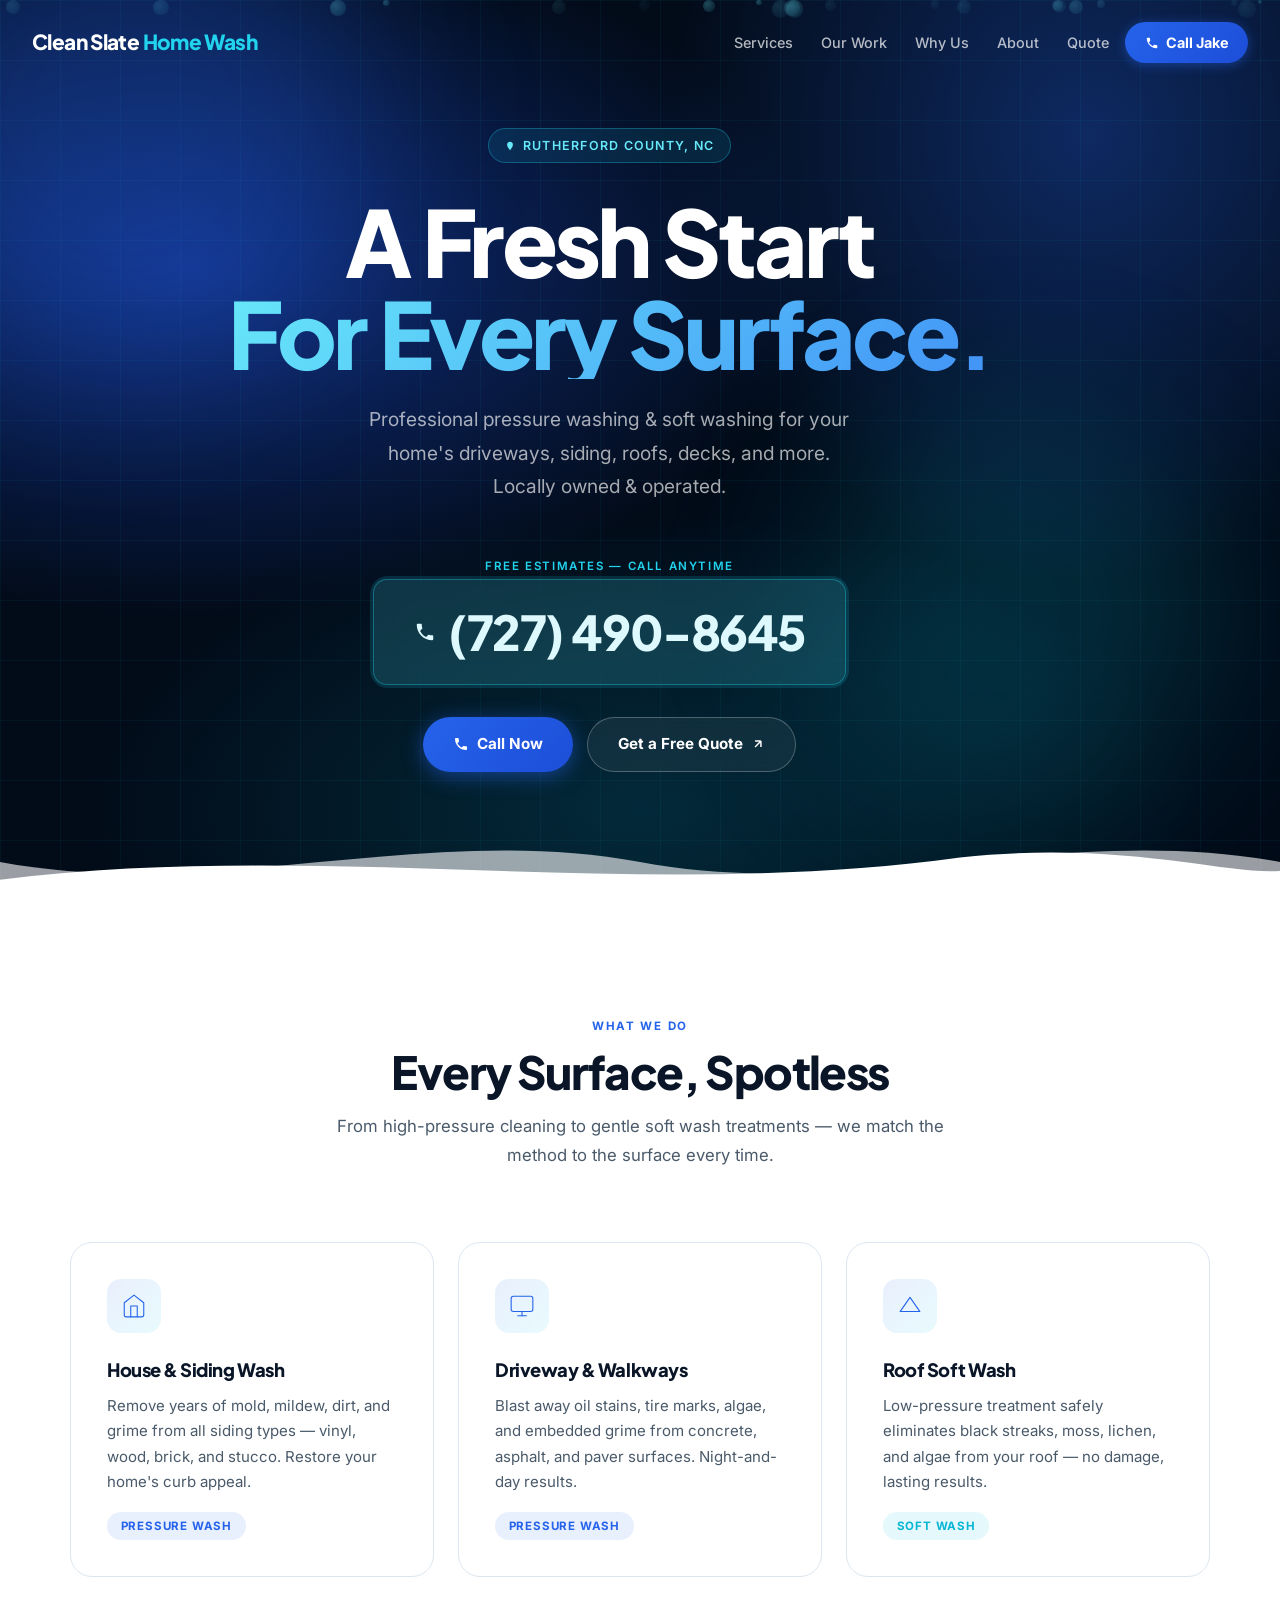
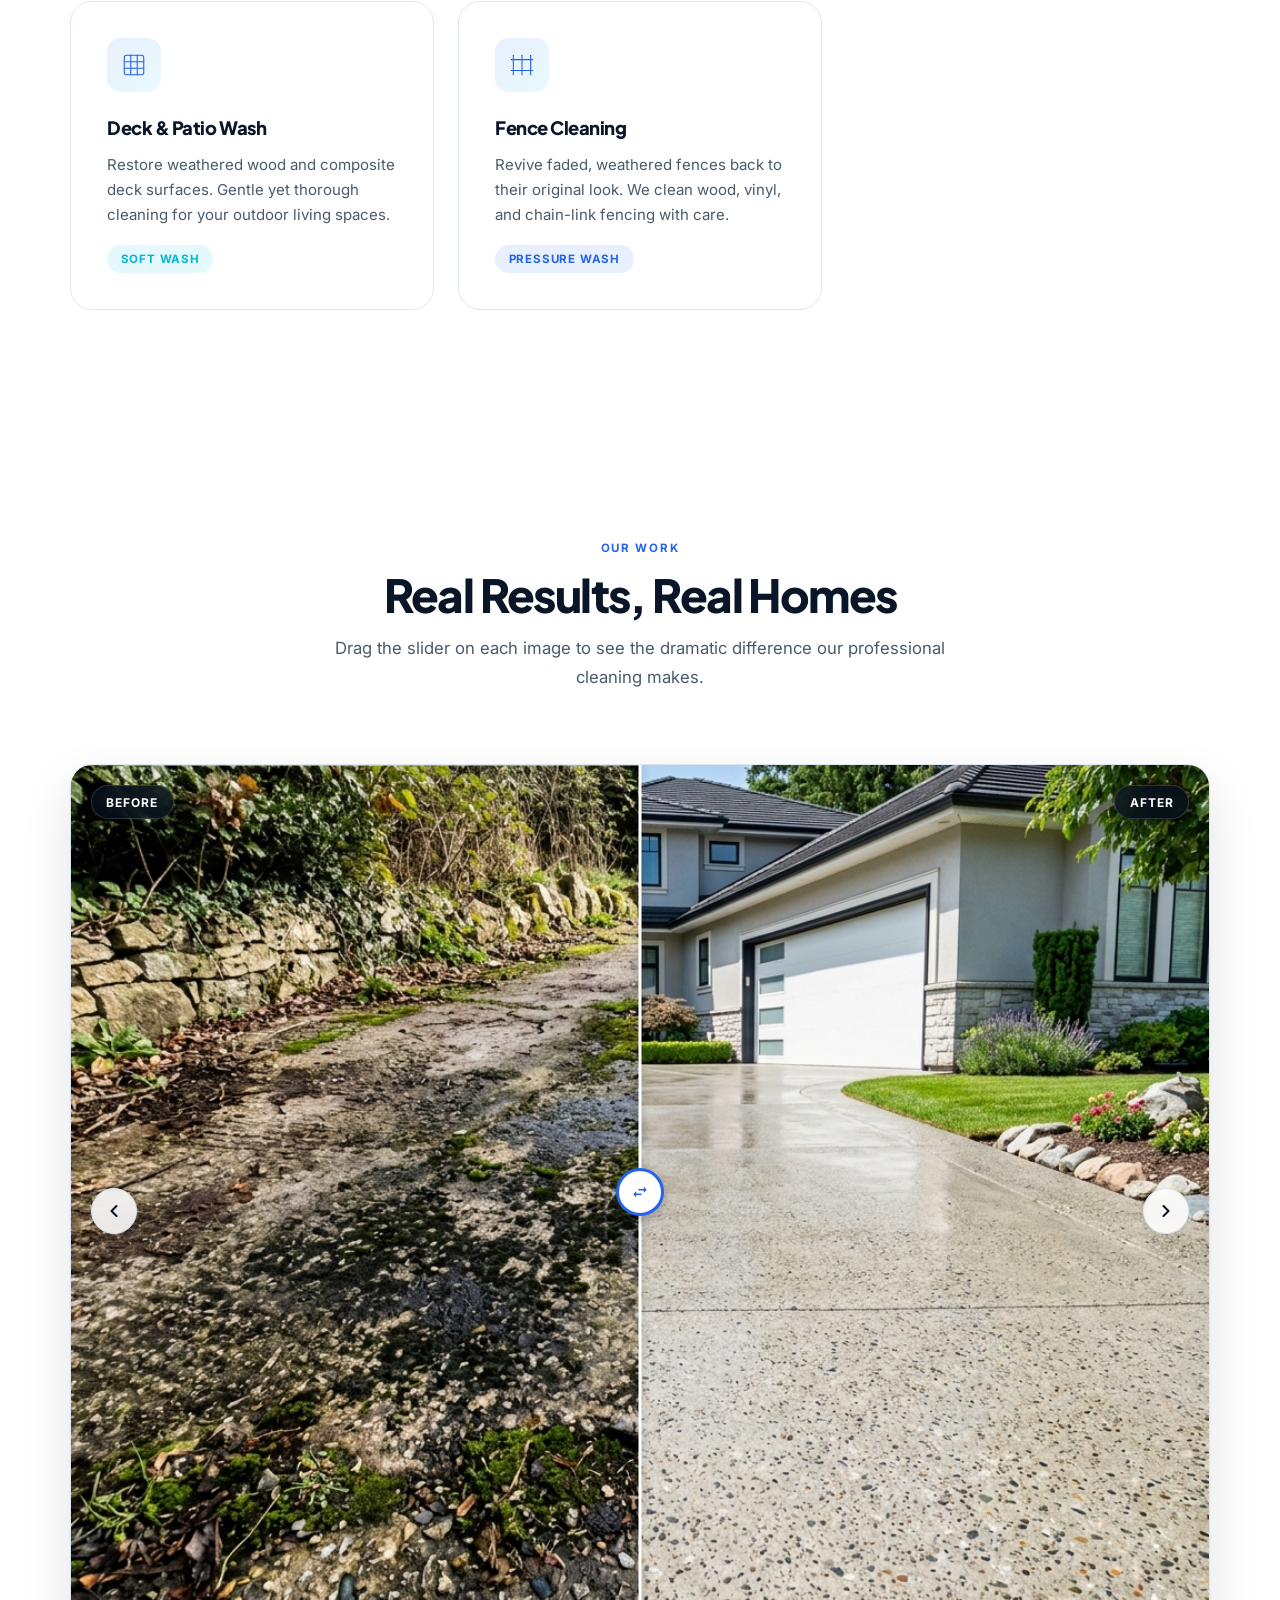
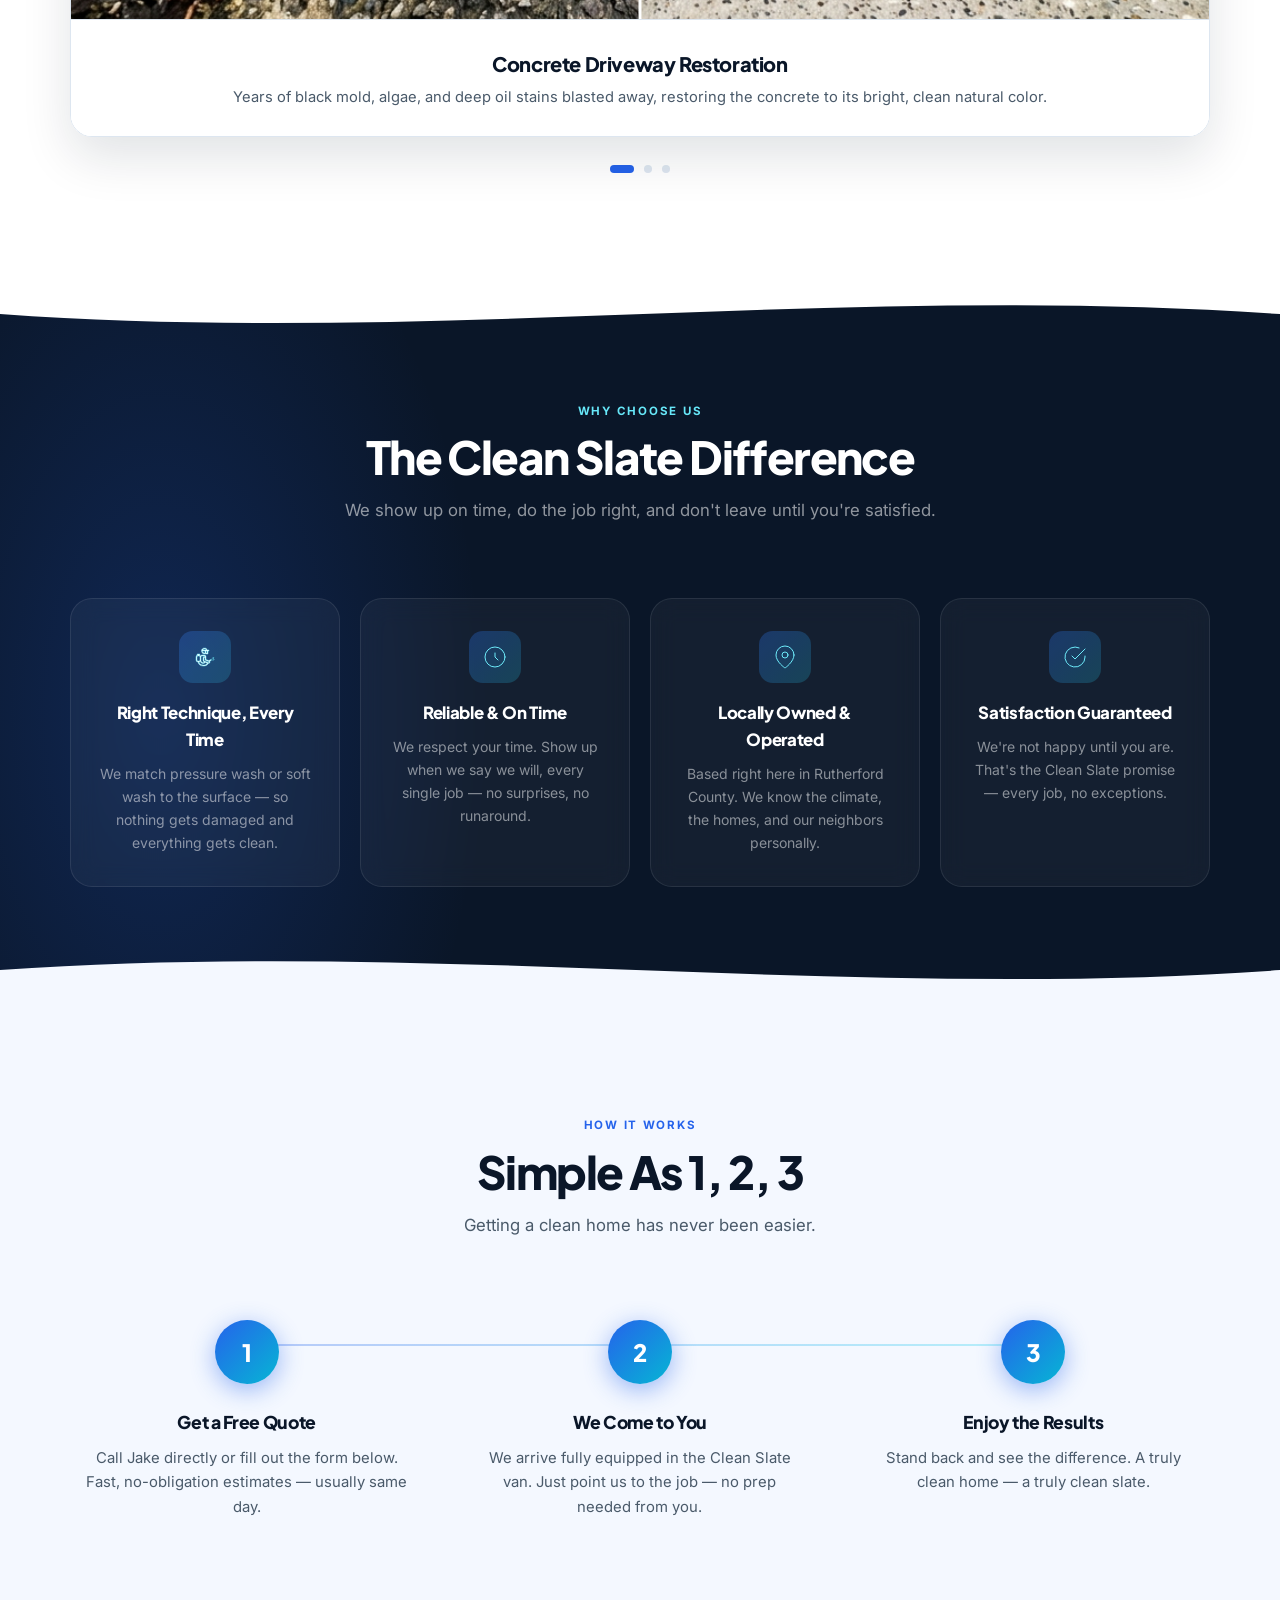
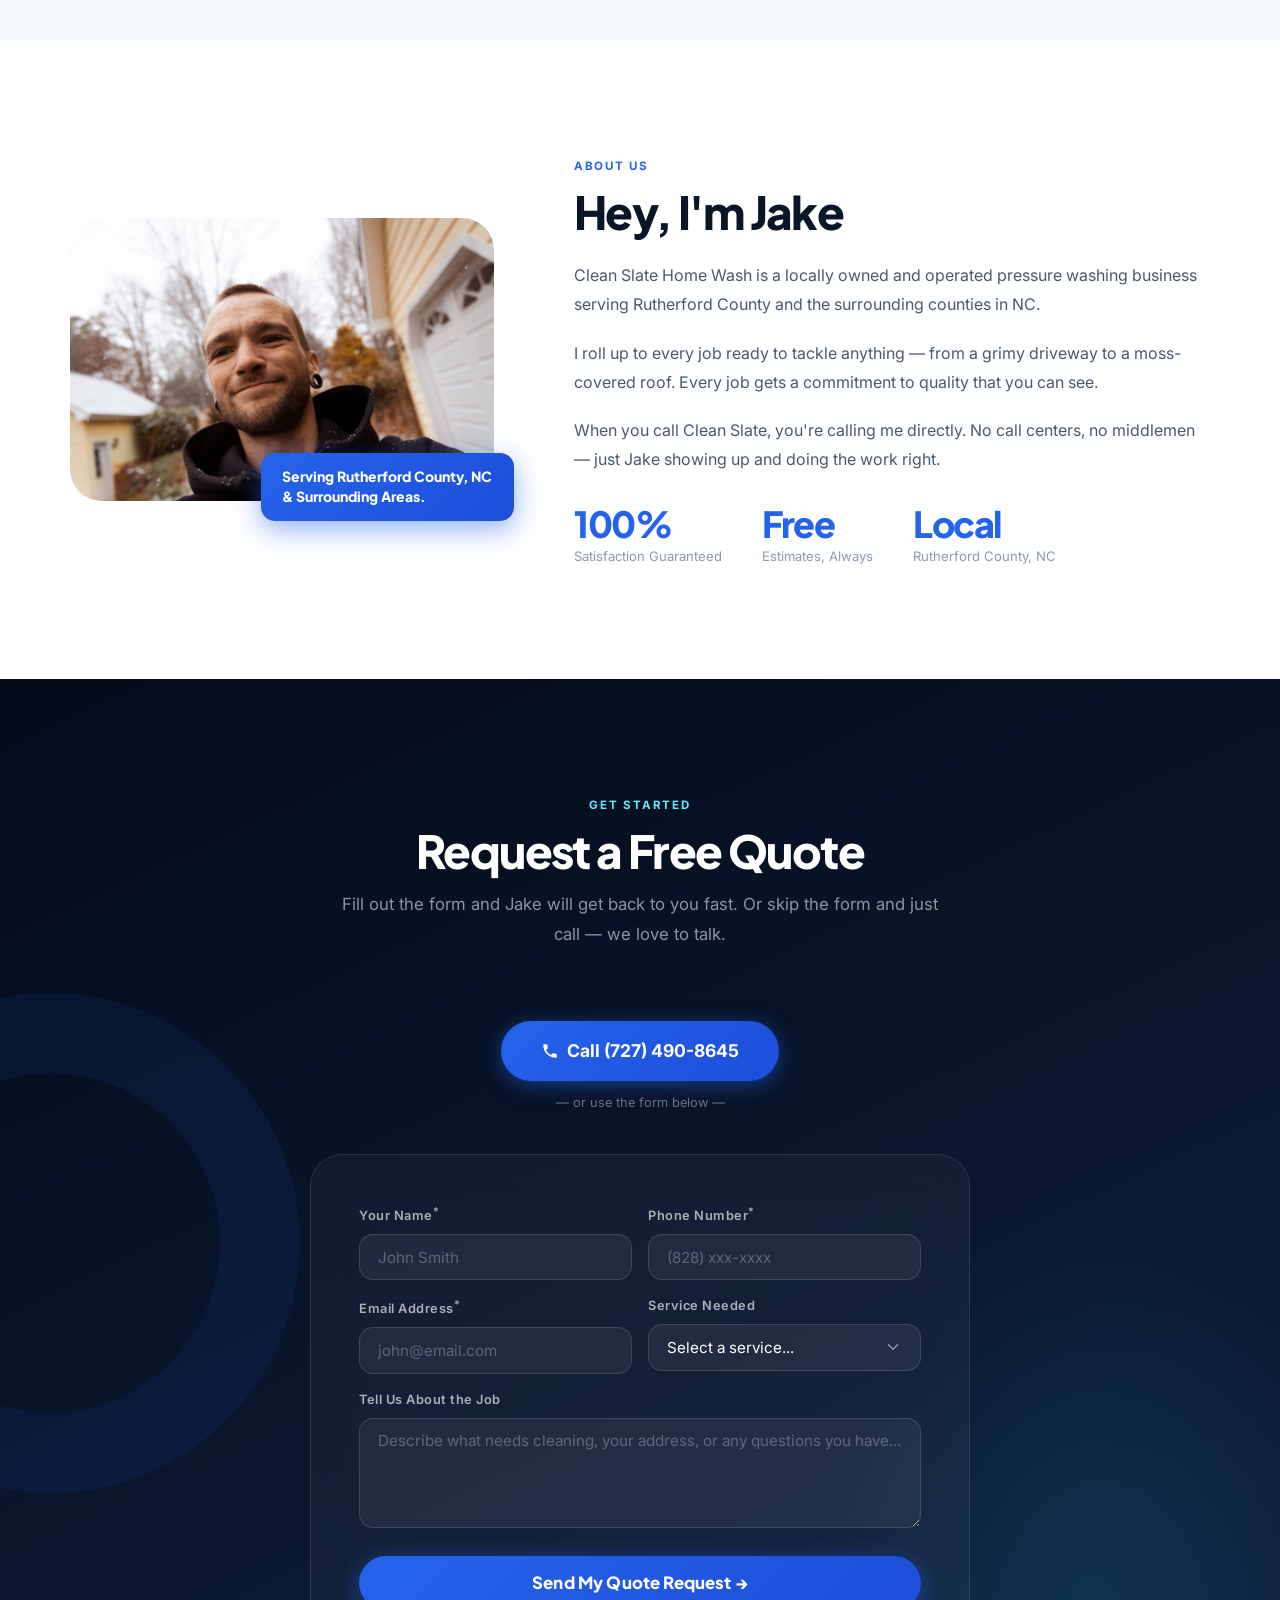
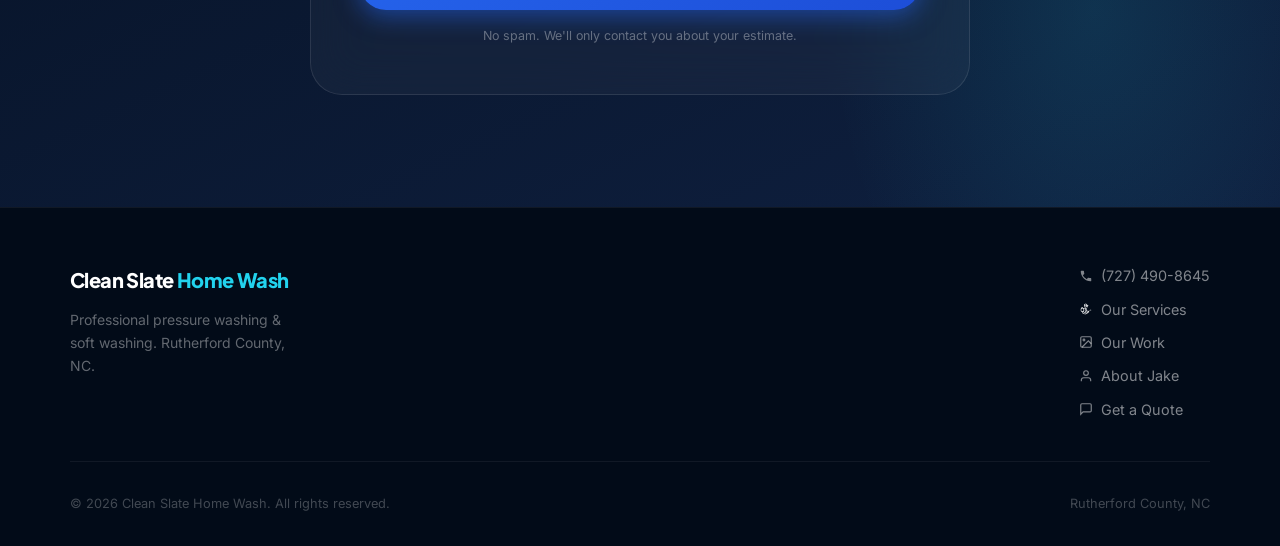
<file: indexNoAutoPlay.html>
<!DOCTYPE html>
<html lang="en">

<head>
  <meta charset="UTF-8">
  <meta name="viewport" content="width=device-width, initial-scale=1.0">
  <meta name="description"
    content="Clean Slate Home Wash — Professional pressure washing & soft washing in Rutherford County, NC. Driveways, siding, roofs, decks. Call Jake for a free quote!">
  <link rel="icon" href="data:image/svg+xml,%3Csvg xmlns='http://www.w3.org/2000/svg' viewBox='0 0 32 32'%3E%3Cpath d='M16 3C16 3 7 13.5 7 20a9 9 0 0 0 18 0C25 13.5 16 3 16 3Z' fill='%237CCDF4'/%3E%3C/svg%3E">
    <title>Clean Slate Home Wash | Rutherford County, NC</title>
  <link rel="preconnect" href="https://fonts.googleapis.com">
  <link rel="preconnect" href="https://fonts.gstatic.com" crossorigin>
  <link
    href="https://fonts.googleapis.com/css2?family=Inter:wght@300;400;500;600;700&family=Plus+Jakarta+Sans:wght@500;600;700;800;900&display=swap"
    rel="stylesheet">

  <style>
    /* ============================
       RESET & CUSTOM PROPERTIES
    ============================ */
    *,
    *::before,
    *::after {
      box-sizing: border-box;
      margin: 0;
      padding: 0;
    }

    :root {
      --navy-950: #020b18;
      --navy-900: #050e1e;
      --navy-800: #0a1628;
      --navy-700: #0f2040;
      --navy-600: #163060;
      --blue-500: #1d4ed8;
      --blue-400: #2563eb;
      --blue-300: #3b82f6;
      --cyan-500: #06b6d4;
      --cyan-400: #22d3ee;
      --cyan-300: #67e8f9;
      --white: #ffffff;
      --off-white: #f4f8ff;
      --gray-50: #f0f4fa;
      --gray-100: #dde6f0;
      --gray-400: #8a9ab0;
      --gray-600: #4a5a6a;
      --font-body: 'Inter', system-ui, sans-serif;
      --font-display: 'Plus Jakarta Sans', system-ui, sans-serif;
      --radius: 14px;
      --radius-lg: 22px;
      --radius-xl: 32px;
    }

    html {
      scroll-behavior: smooth;
    }

    body {
      font-family: var(--font-body);
      background: var(--white);
      color: var(--navy-800);
      overflow-x: hidden;
      line-height: 1.6;
    }

    /* ============================
       NAVIGATION
    ============================ */
    nav {
      position: fixed;
      top: 0;
      left: 0;
      right: 0;
      z-index: 200;
      padding: 1.4rem 2rem;
      display: flex;
      align-items: center;
      justify-content: space-between;
      transition: all 0.4s cubic-bezier(0.4, 0, 0.2, 1);
    }

    nav.scrolled {
      background: rgba(5, 14, 30, 0.88);
      backdrop-filter: blur(24px);
      -webkit-backdrop-filter: blur(24px);
      padding: 0.9rem 2rem;
      border-bottom: 1px solid rgba(34, 211, 238, 0.12);
      box-shadow: 0 8px 32px rgba(0, 0, 0, 0.3);
    }

    .nav-logo {
      font-family: var(--font-display);
      font-weight: 900;
      font-size: 1.3rem;
      color: var(--white);
      text-decoration: none;
      letter-spacing: -0.03em;
      line-height: 1;
    }

    .nav-logo span {
      color: var(--cyan-400);
    }

    .nav-right {
      display: flex;
      align-items: center;
      gap: 1rem;
    }

    .nav-links {
      display: flex;
      gap: 1.75rem;
      list-style: none;
    }

    .nav-links a {
      color: rgba(255, 255, 255, 0.7);
      text-decoration: none;
      font-size: 0.9rem;
      font-weight: 500;
      transition: color 0.2s;
    }

    .nav-links a:hover {
      color: var(--white);
    }

    .nav-cta {
      display: flex;
      align-items: center;
      gap: 0.45rem;
      color: var(--white);
      text-decoration: none;
      font-weight: 700;
      font-size: 0.9rem;
      padding: 0.55rem 1.2rem;
      background: linear-gradient(135deg, var(--blue-400), var(--blue-500));
      border-radius: 50px;
      transition: all 0.3s ease;
      box-shadow: 0 2px 12px rgba(37, 99, 235, 0.45);
    }

    .nav-cta:hover {
      transform: translateY(-1px);
      box-shadow: 0 4px 20px rgba(37, 99, 235, 0.6);
    }

    @media (max-width: 680px) {
      .nav-links {
        display: none;
      }

      nav {
        padding: 1rem 1.25rem;
      }

      nav.scrolled {
        padding: 0.75rem 1.25rem;
      }
    }

    /* ============================
       HERO
    ============================ */
    #hero {
      min-height: 100vh;
      position: relative;
      display: flex;
      align-items: center;
      justify-content: center;
      overflow: hidden;
      background: var(--navy-950);
    }

    /* Multi-layer animated gradient */
    .hero-bg {
      position: absolute;
      inset: 0;
      background:
        radial-gradient(ellipse 90% 70% at 15% 30%, rgba(29, 78, 216, 0.55) 0%, transparent 55%),
        radial-gradient(ellipse 60% 90% at 85% 15%, rgba(37, 99, 235, 0.35) 0%, transparent 55%),
        radial-gradient(ellipse 80% 60% at 50% 90%, rgba(6, 182, 212, 0.18) 0%, transparent 55%),
        var(--navy-950);
      animation: heroBgShift 10s ease-in-out infinite alternate;
    }

    @keyframes heroBgShift {
      0% {
        opacity: 1;
        filter: hue-rotate(0deg);
      }

      50% {
        opacity: 0.85;
        filter: hue-rotate(8deg);
      }

      100% {
        opacity: 1;
        filter: hue-rotate(-5deg);
      }
    }

    /* Animated water grid lines */
    .hero-grid {
      position: absolute;
      inset: 0;
      background-image:
        linear-gradient(rgba(34, 211, 238, 0.05) 1px, transparent 1px),
        linear-gradient(90deg, rgba(34, 211, 238, 0.05) 1px, transparent 1px);
      background-size: 60px 60px;
      animation: gridFade 4s ease-in-out infinite alternate;
    }

    @keyframes gridFade {
      0% {
        opacity: 0.6;
      }

      100% {
        opacity: 1;
      }
    }

    /* Floating bubbles */
    .bubbles {
      position: absolute;
      inset: 0;
      pointer-events: none;
    }

    .bubble {
      position: absolute;
      border-radius: 50%;
      background: radial-gradient(circle at 35% 35%, rgba(103, 232, 249, 0.55), rgba(34, 211, 238, 0.12));
      animation: bubbleRise linear infinite;
    }

    @keyframes bubbleRise {
      0% {
        transform: translateY(110vh) scale(0.2);
        opacity: 0;
      }

      10% {
        opacity: 1;
      }

      85% {
        opacity: 0.6;
      }

      100% {
        transform: translateY(-15vh) scale(1);
        opacity: 0;
      }
    }

    /* Glow orbs */
    .hero-orb {
      position: absolute;
      border-radius: 50%;
      filter: blur(80px);
      pointer-events: none;
    }

    .orb-1 {
      width: 500px;
      height: 500px;
      background: rgba(37, 99, 235, 0.25);
      top: -15%;
      left: -10%;
      animation: orbDrift 12s ease-in-out infinite alternate;
    }

    .orb-2 {
      width: 400px;
      height: 400px;
      background: rgba(6, 182, 212, 0.18);
      bottom: 10%;
      right: 5%;
      animation: orbDrift 14s ease-in-out infinite alternate-reverse;
    }

    @keyframes orbDrift {
      0% {
        transform: translate(0, 0);
      }

      100% {
        transform: translate(40px, 30px);
      }
    }

    .hero-content {
      position: relative;
      z-index: 2;
      text-align: center;
      padding: 2rem 1.5rem;
      max-width: 840px;
    }

    .hero-badge {
      display: inline-flex;
      align-items: center;
      gap: 0.5rem;
      background: rgba(34, 211, 238, 0.1);
      border: 1px solid rgba(34, 211, 238, 0.3);
      color: var(--cyan-300);
      padding: 0.4rem 1rem;
      border-radius: 50px;
      font-size: 0.78rem;
      font-weight: 600;
      letter-spacing: 0.1em;
      text-transform: uppercase;
      margin-bottom: 2rem;
      backdrop-filter: blur(8px);
    }

    .hero-title {
      font-family: var(--font-display);
      font-size: clamp(3rem, 8vw, 5.75rem);
      font-weight: 900;
      line-height: 1.0;
      letter-spacing: -0.04em;
      color: var(--white);
      margin-bottom: 1.5rem;
    }

    .hero-title .line2 {
      display: block;
      background: linear-gradient(135deg, var(--cyan-300) 0%, var(--blue-300) 60%, var(--cyan-400) 100%);
      -webkit-background-clip: text;
      -webkit-text-fill-color: transparent;
      background-clip: text;
      background-size: 200% 200%;
      animation: gradientText 4s ease-in-out infinite alternate;
    }

    @keyframes gradientText {
      0% {
        background-position: 0% 50%;
      }

      100% {
        background-position: 100% 50%;
      }
    }

    .hero-sub {
      font-size: clamp(1rem, 2.5vw, 1.2rem);
      color: rgba(255, 255, 255, 0.65);
      max-width: 540px;
      margin: 0 auto 3rem;
      line-height: 1.75;
    }

    .hero-phone-block {
      display: inline-flex;
      flex-direction: column;
      align-items: center;
      gap: 0.25rem;
      margin-bottom: 2rem;
    }

    .hero-phone-label {
      font-size: 0.72rem;
      letter-spacing: 0.14em;
      text-transform: uppercase;
      color: var(--cyan-400);
      font-weight: 600;
    }

    .hero-phone-link {
      display: inline-flex;
      align-items: center;
      gap: 0.75rem;
      color: var(--white);
      text-decoration: none;
      font-family: var(--font-display);
      font-size: clamp(2rem, 5vw, 3rem);
      font-weight: 900;
      letter-spacing: -0.03em;
      padding: 0.85rem 2.5rem;
      background: rgba(255, 255, 255, 0.04);
      border: 1.5px solid rgba(34, 211, 238, 0.35);
      border-radius: var(--radius);
      backdrop-filter: blur(12px);
      transition: all 0.3s ease;
      position: relative;
    }

    .hero-phone-link::before {
      content: '';
      position: absolute;
      inset: -4px;
      border-radius: calc(var(--radius) + 4px);
      background: rgba(34, 211, 238, 0.15);
      animation: phonePulse 2.4s ease-out infinite;
    }

    @keyframes phonePulse {
      0% {
        transform: scale(1);
        opacity: 0.7;
      }

      100% {
        transform: scale(1.08);
        opacity: 0;
      }
    }

    .hero-phone-link:hover {
      background: rgba(34, 211, 238, 0.1);
      border-color: var(--cyan-400);
      transform: scale(1.02);
    }

    .hero-actions {
      display: flex;
      gap: 0.875rem;
      justify-content: center;
      flex-wrap: wrap;
    }

    .btn {
      display: inline-flex;
      align-items: center;
      gap: 0.5rem;
      padding: 0.875rem 1.875rem;
      border-radius: 50px;
      font-family: var(--font-body);
      font-weight: 700;
      font-size: 0.95rem;
      text-decoration: none;
      border: none;
      cursor: pointer;
      transition: all 0.3s cubic-bezier(0.4, 0, 0.2, 1);
    }

    .btn-blue {
      background: linear-gradient(135deg, var(--blue-400), var(--blue-500));
      color: var(--white);
      box-shadow: 0 4px 20px rgba(37, 99, 235, 0.5);
    }

    .btn-blue:hover {
      transform: translateY(-2px);
      box-shadow: 0 8px 32px rgba(37, 99, 235, 0.65);
    }

    .btn-ghost {
      background: rgba(255, 255, 255, 0.06);
      color: var(--white);
      border: 1.5px solid rgba(255, 255, 255, 0.25);
      backdrop-filter: blur(8px);
    }

    .btn-ghost:hover {
      border-color: rgba(34, 211, 238, 0.7);
      color: var(--cyan-300);
      background: rgba(34, 211, 238, 0.08);
      transform: translateY(-2px);
    }

    /* Scroll cue */
    /* .scroll-cue {
      position: absolute;
      bottom: 4.5rem;
      left: 50%;
      transform: translateX(-50%);
      display: flex;
      flex-direction: column;
      align-items: center;
      gap: 0.4rem;
      color: rgba(255,255,255,0.35);
      font-size: 0.7rem;
      letter-spacing: 0.12em;
      text-transform: uppercase;
      animation: scrollBounce 2s ease-in-out infinite;
    } */
    @keyframes scrollBounce {

      0%,
      100% {
        transform: translateX(-50%) translateY(0);
      }

      50% {
        transform: translateX(-50%) translateY(7px);
      }
    }

    /* Wave bottom */
    .hero-wave {
      position: absolute;
      bottom: -2px;
      left: 0;
      width: 100%;
      overflow: hidden;
      line-height: 0;
    }

    .hero-wave svg {
      display: block;
      width: 100%;
    }

    /* ============================
       SECTION BASE STYLES
    ============================ */
    section {
      position: relative;
    }

    .container {
      max-width: 1140px;
      margin: 0 auto;
      padding: 0 2rem;
    }

    .section-pad {
      padding: 7rem 0;
    }

    .section-header {
      text-align: center;
      max-width: 620px;
      margin: 0 auto 4.5rem;
    }

    .eyebrow {
      display: inline-block;
      font-size: 0.72rem;
      font-weight: 700;
      letter-spacing: 0.15em;
      text-transform: uppercase;
      color: var(--blue-400);
      margin-bottom: 0.75rem;
    }

    .eyebrow.light {
      color: var(--cyan-300);
    }

    .section-title {
      font-family: var(--font-display);
      font-size: clamp(1.9rem, 4vw, 2.85rem);
      font-weight: 900;
      letter-spacing: -0.035em;
      line-height: 1.1;
      color: var(--navy-800);
      margin-bottom: 0.875rem;
    }

    .section-title.light {
      color: var(--white);
    }

    .section-desc {
      font-size: 1.05rem;
      line-height: 1.75;
      color: var(--gray-600);
    }

    .section-desc.light {
      color: rgba(255, 255, 255, 0.55);
    }

    /* ============================
       SERVICES
    ============================ */
    #services {
      background: var(--white);
    }

    .services-grid {
      display: grid;
      grid-template-columns: repeat(auto-fit, minmax(300px, 1fr));
      gap: 1.5rem;
    }

    .service-card {
      background: var(--white);
      border: 1.5px solid var(--gray-100);
      border-radius: var(--radius-lg);
      padding: 2.25rem;
      transition: all 0.35s cubic-bezier(0.25, 0.46, 0.45, 0.94);
      position: relative;
      overflow: hidden;
    }

    .service-card::after {
      content: '';
      position: absolute;
      top: 0;
      left: 0;
      right: 0;
      height: 3px;
      background: linear-gradient(90deg, var(--blue-400), var(--cyan-400));
      opacity: 0;
      transition: opacity 0.3s ease;
    }

    .service-card:hover {
      transform: translateY(-7px);
      border-color: rgba(37, 99, 235, 0.18);
      box-shadow: 0 24px 64px rgba(10, 22, 40, 0.13);
    }

    .service-card:hover::after {
      opacity: 1;
    }

    .service-icon-wrap {
      width: 54px;
      height: 54px;
      background: linear-gradient(135deg, rgba(37, 99, 235, 0.1), rgba(34, 211, 238, 0.1));
      border-radius: 14px;
      display: flex;
      align-items: center;
      justify-content: center;
      margin-bottom: 1.35rem;
      transition: transform 0.3s ease;
    }

    .service-card:hover .service-icon-wrap {
      transform: scale(1.1) rotate(-3deg);
    }

    .service-icon-wrap svg {
      width: 26px;
      height: 26px;
      stroke: var(--blue-400);
    }

    .service-name {
      font-family: var(--font-display);
      font-size: 1.15rem;
      font-weight: 800;
      color: var(--navy-800);
      margin-bottom: 0.55rem;
      letter-spacing: -0.025em;
    }

    .service-body {
      color: var(--gray-600);
      font-size: 0.94rem;
      line-height: 1.68;
    }

    .service-pill {
      display: inline-block;
      margin-top: 1.1rem;
      font-size: 0.72rem;
      font-weight: 700;
      letter-spacing: 0.07em;
      text-transform: uppercase;
      padding: 0.3rem 0.85rem;
      border-radius: 50px;
    }

    .pill-pressure {
      background: rgba(37, 99, 235, 0.1);
      color: var(--blue-400);
    }

    .pill-soft {
      background: rgba(6, 182, 212, 0.1);
      color: var(--cyan-500);
    }

    /* ============================
       WHY US (dark)
    ============================ */
    #why-us {
      background: var(--navy-800);
      overflow: hidden;
    }

    #why-us::before {
      content: '';
      position: absolute;
      top: -30%;
      left: -15%;
      width: 55%;
      height: 180%;
      background: radial-gradient(ellipse, rgba(37, 99, 235, 0.22) 0%, transparent 65%);
      pointer-events: none;
    }

    .why-wave-top {
      position: absolute;
      top: -2px;
      left: 0;
      width: 100%;
      overflow: hidden;
      line-height: 0;
    }

    .why-wave-top svg {
      display: block;
      width: 100%;
    }

    .why-wave-bot {
      position: absolute;
      bottom: -2px;
      left: 0;
      width: 100%;
      overflow: hidden;
      line-height: 0;
    }

    .why-wave-bot svg {
      display: block;
      width: 100%;
    }

    .why-grid {
      display: grid;
      grid-template-columns: repeat(auto-fit, minmax(220px, 1fr));
      gap: 1.25rem;
    }

    .why-card {
      background: rgba(255, 255, 255, 0.04);
      border: 1px solid rgba(255, 255, 255, 0.09);
      border-radius: var(--radius-lg);
      padding: 2rem 1.75rem;
      text-align: center;
      backdrop-filter: blur(12px);
      transition: all 0.3s ease;
      mix-blend-mode: screen;
    }

    .why-card:hover {
      background: rgba(255, 255, 255, 0.08);
      border-color: rgba(34, 211, 238, 0.3);
      transform: translateY(-5px);
    }

    .why-icon-wrap {
      width: 52px;
      height: 52px;
      background: linear-gradient(135deg, rgba(37, 99, 235, 0.3), rgba(34, 211, 238, 0.2));
      border-radius: 14px;
      display: flex;
      align-items: center;
      justify-content: center;
      margin: 0 auto 1.1rem;
    }

    .why-icon-wrap svg {
      width: 24px;
      height: 24px;
      stroke: var(--cyan-300);
    }

    .why-title {
      font-family: var(--font-display);
      font-size: 1.05rem;
      font-weight: 800;
      color: var(--white);
      margin-bottom: 0.5rem;
      letter-spacing: -0.02em;
    }

    .why-body {
      color: rgba(255, 255, 255, 0.5);
      font-size: 0.875rem;
      line-height: 1.65;
    }

    /* ============================
       PROCESS
    ============================ */
    #process {
      background: var(--off-white);
    }

    .process-row {
      display: grid;
      grid-template-columns: repeat(3, 1fr);
      gap: 2.5rem;
      position: relative;
    }

    /* Connecting line */
    .process-row::before {
      content: '';
      position: absolute;
      top: 32px;
      left: calc(16.66% + 1rem);
      right: calc(16.66% + 1rem);
      height: 2px;
      background: linear-gradient(90deg, var(--blue-400), var(--cyan-400));
      opacity: 0.3;
    }

    @media (max-width: 640px) {
      .process-row {
        grid-template-columns: 1fr;
      }

      .process-row::before {
        display: none;
      }
    }

    .process-step {
      text-align: center;
      padding: 0.5rem 1rem;
    }

    .step-num {
      width: 64px;
      height: 64px;
      background: linear-gradient(135deg, var(--blue-400), var(--cyan-500));
      border-radius: 50%;
      display: flex;
      align-items: center;
      justify-content: center;
      margin: 0 auto 1.5rem;
      font-family: var(--font-display);
      font-size: 1.5rem;
      font-weight: 900;
      color: var(--white);
      box-shadow: 0 6px 24px rgba(37, 99, 235, 0.45);
      position: relative;
      z-index: 1;
    }

    .step-title {
      font-family: var(--font-display);
      font-size: 1.1rem;
      font-weight: 800;
      color: var(--navy-800);
      margin-bottom: 0.6rem;
      letter-spacing: -0.02em;
    }

    .step-body {
      font-size: 0.93rem;
      color: var(--gray-600);
      line-height: 1.65;
    }

    /* ============================
       ABOUT
    ============================ */
    #about {
      background: var(--white);
    }

    .about-grid {
      display: grid;
      grid-template-columns: 1fr 1.5fr;
      gap: 5rem;
      align-items: center;
    }

    @media (max-width: 760px) {
      .about-grid {
        grid-template-columns: 1fr;
        gap: 2.5rem;
      }
    }

    .about-visual {
      position: relative;
    }

    .van-card {
      background: linear-gradient(150deg, var(--navy-700), var(--navy-600));
      border-radius: var(--radius-xl);
      /* aspect-ratio: 4/5; */
      display: flex;
      flex-direction: column;
      align-items: center;
      justify-content: center;
      gap: 1rem;
      position: relative;
      overflow: hidden;
    }

    /* CSS van illustration */
    .van-svg-wrap {
      position: relative;
      z-index: 1;
    }

    .van-glow {
      position: absolute;
      inset: 0;
      background: radial-gradient(ellipse 70% 60% at 50% 60%, rgba(37, 99, 235, 0.35) 0%, transparent 65%);
    }

    .van-label {
      position: relative;
      z-index: 1;
      color: rgba(255, 255, 255, 0.5);
      font-size: 0.85rem;
      font-weight: 500;
      letter-spacing: 0.04em;
    }

    .about-badge {
      position: absolute;
      bottom: -1.25rem;
      right: -1.25rem;
      background: linear-gradient(135deg, var(--blue-400), var(--blue-500));
      color: var(--white);
      padding: 0.875rem 1.35rem;
      border-radius: var(--radius);
      font-family: var(--font-display);
      font-weight: 800;
      font-size: 0.875rem;
      line-height: 1.4;
      box-shadow: 0 8px 28px rgba(37, 99, 235, 0.5);
    }

    .about-text .section-header {
      text-align: left;
      margin: 0 0 1.5rem;
    }

    .about-body {
      color: var(--gray-600);
      line-height: 1.8;
      margin-bottom: 1.25rem;
      font-size: 1rem;
    }

    .about-stats {
      display: flex;
      gap: 2.5rem;
      flex-wrap: wrap;
      margin-top: 2rem;
    }

    .stat-num {
      font-family: var(--font-display);
      font-size: 2.25rem;
      font-weight: 900;
      letter-spacing: -0.04em;
      color: var(--blue-400);
      line-height: 1;
    }

    .stat-lbl {
      font-size: 0.82rem;
      color: var(--gray-400);
      margin-top: 0.25rem;
    }

    /* ============================
       QUOTE FORM
    ============================ */
    #quote {
      background: linear-gradient(155deg, var(--navy-950) 0%, var(--navy-700) 100%);
      overflow: hidden;
    }

    #quote::after {
      content: '';
      position: absolute;
      bottom: -20%;
      right: -8%;
      width: 45%;
      height: 75%;
      background: radial-gradient(ellipse, rgba(34, 211, 238, 0.12) 0%, transparent 65%);
      pointer-events: none;
    }

    /* water ripple decoration */
    .ripple-bg {
      position: absolute;
      top: 50%;
      left: -200px;
      transform: translateY(-50%);
      width: 500px;
      height: 500px;
      border-radius: 50%;
      border: 80px solid rgba(37, 99, 235, 0.08);
      pointer-events: none;
    }

    .form-card {
      max-width: 660px;
      margin: 0 auto;
      background: rgba(255, 255, 255, 0.04);
      border: 1px solid rgba(255, 255, 255, 0.1);
      border-radius: var(--radius-xl);
      padding: 3rem;
      backdrop-filter: blur(24px);
      -webkit-backdrop-filter: blur(24px);
      position: relative;
      z-index: 1;
    }

    .form-grid {
      display: grid;
      grid-template-columns: 1fr 1fr;
      gap: 1rem;
      margin-bottom: 1rem;
    }

    @media (max-width: 520px) {
      .form-grid {
        grid-template-columns: 1fr;
      }

      .form-card {
        padding: 2rem 1.5rem;
      }
    }

    .form-group {
      display: flex;
      flex-direction: column;
      gap: 0.45rem;
    }

    .form-group.span-2 {
      grid-column: 1 / -1;
    }

    label {
      font-size: 0.8rem;
      font-weight: 600;
      color: rgba(255, 255, 255, 0.65);
      letter-spacing: 0.04em;
    }

    input,
    select,
    textarea {
      width: 100%;
      padding: 0.8rem 1.1rem;
      background: rgba(255, 255, 255, 0.06);
      border: 1.5px solid rgba(255, 255, 255, 0.13);
      border-radius: var(--radius);
      color: var(--white);
      font-family: var(--font-body);
      font-size: 0.95rem;
      outline: none;
      transition: border-color 0.25s, box-shadow 0.25s, background 0.25s;
      appearance: none;
    }

    select {
      background-image: url("data:image/svg+xml;charset=UTF-8,%3csvg xmlns='http://www.w3.org/2000/svg' viewBox='0 0 24 24' fill='none' stroke='rgba(255, 255, 255, 0.5)' stroke-width='2' stroke-linecap='round' stroke-linejoin='round'%3e%3cpolyline points='6 9 12 15 18 9'%3e%3c/polyline%3e%3c/svg%3e");
      background-repeat: no-repeat;
      background-position: right 1.1rem center;
      background-size: 1.2em;
      padding-right: 2.8rem;
    }

    input::placeholder,
    textarea::placeholder {
      color: rgba(255, 255, 255, 0.28);
    }

    select option {
      background: var(--navy-800);
      color: var(--white);
    }

    input:focus,
    select:focus,
    textarea:focus {
      border-color: var(--cyan-400);
      background: rgba(255, 255, 255, 0.1);
      box-shadow: 0 0 0 3px rgba(34, 211, 238, 0.14);
    }

    textarea {
      resize: vertical;
      min-height: 110px;
    }

    .btn-submit {
      width: 100%;
      margin-top: 0.75rem;
      padding: 1.05rem;
      background: linear-gradient(135deg, var(--blue-400), var(--blue-500));
      color: var(--white);
      border: none;
      border-radius: 50px;
      font-family: var(--font-display);
      font-size: 1.05rem;
      font-weight: 800;
      cursor: pointer;
      transition: all 0.3s ease;
      letter-spacing: 0.01em;
      box-shadow: 0 6px 24px rgba(37, 99, 235, 0.55);
    }

    .btn-submit:hover {
      transform: translateY(-2px);
      box-shadow: 0 10px 36px rgba(37, 99, 235, 0.65);
    }

    .btn-submit:disabled {
      background: linear-gradient(135deg, #059669, #047857);
      cursor: default;
      transform: none;
      box-shadow: 0 4px 16px rgba(5, 150, 105, 0.4);
    }

    .form-note {
      text-align: center;
      margin-top: 1rem;
      font-size: 0.78rem;
      color: rgba(255, 255, 255, 0.35);
    }

    /* ============================
       FOOTER
    ============================ */
    footer {
      background: var(--navy-950);
      border-top: 1px solid rgba(255, 255, 255, 0.06);
      padding: 3.5rem 2rem 2rem;
    }

    .footer-inner {
      max-width: 1140px;
      margin: 0 auto;
      display: flex;
      flex-wrap: wrap;
      gap: 2.5rem;
      justify-content: space-between;
      align-items: flex-start;
      padding-bottom: 2.5rem;
      border-bottom: 1px solid rgba(255, 255, 255, 0.06);
    }

    .footer-logo {
      font-family: var(--font-display);
      font-weight: 900;
      font-size: 1.25rem;
      color: var(--white);
      text-decoration: none;
      letter-spacing: -0.03em;
      display: block;
      margin-bottom: 0.75rem;
    }

    .footer-logo span {
      color: var(--cyan-400);
    }

    .footer-tag {
      color: rgba(255, 255, 255, 0.38);
      font-size: 0.875rem;
      line-height: 1.65;
      max-width: 230px;
    }

    .footer-links {
      display: flex;
      flex-direction: column;
      gap: 0.65rem;
    }

    .footer-links a {
      color: rgba(255, 255, 255, 0.5);
      text-decoration: none;
      font-size: 0.9rem;
      display: flex;
      align-items: center;
      gap: 0.5rem;
      transition: color 0.2s;
    }

    .footer-links a:hover {
      color: var(--cyan-400);
    }

    .footer-links svg {
      width: 14px;
      height: 14px;
      flex-shrink: 0;
    }

    .footer-bottom {
      max-width: 1140px;
      margin: 2rem auto 0;
      display: flex;
      flex-wrap: wrap;
      justify-content: space-between;
      gap: 0.75rem;
      font-size: 0.8rem;
      color: rgba(255, 255, 255, 0.25);
    }

    /* ============================
       SCROLL REVEAL
    ============================ */
    .reveal {
      opacity: 0;
      transform: translateY(28px);
      transition: opacity 0.65s ease, transform 0.65s ease;
    }

    .reveal.is-visible {
      opacity: 1;
      transform: translateY(0);
    }

    .reveal-d1 {
      transition-delay: 0.1s;
    }

    .reveal-d2 {
      transition-delay: 0.2s;
    }

    .reveal-d3 {
      transition-delay: 0.3s;
    }

    .reveal-d4 {
      transition-delay: 0.4s;
    }

    .reveal-d5 {
      transition-delay: 0.5s;
    }

    /* ============================
       RESPONSIVE HELPERS
    ============================ */
    @media (max-width: 900px) {
      .section-pad {
        padding: 5rem 0;
      }

      .container {
        padding: 0 1.25rem;
      }
    }

    @media (max-width: 480px) {
      .hero-phone-link {
        font-size: 1.75rem;
        padding: 0.75rem 1.5rem;
      }
    }



/* ---------- Before / after ---------- */
  .ba-tile{
    grid-column:span 12;
    padding:0;
    gap:0;
    overflow:hidden;
  }
  .ba:has(.ba-range:focus-visible){
    outline:2px solid var(--rinse);
    outline-offset:-4px;
  }
  .ba{
    position:relative;
    aspect-ratio:21/9;
    --pos:55%;
    cursor:ew-resize;
  }
  .ba-layer{ position:absolute; inset:0; }
  /* Clean siding.  Swap: replace these two layers' backgrounds with your
     R6 / drone shots — .ba-after gets the clean photo, .ba-before the dirty one. */
  /*.ba-after{
    background:
      linear-gradient(180deg, rgba(10,33,56,.55) 0%, transparent 9%),
      linear-gradient(160deg, rgba(124,205,244,.10), transparent 55%),
      repeating-linear-gradient(180deg, #DCE9F2 0 26px, #C2D6E4 26px 30px);
  }
  .ba-before{
    clip-path:inset(0 calc(100% - var(--pos)) 0 0);
    background:
      linear-gradient(180deg, rgba(10,25,20,.6) 0%, transparent 9%),
      radial-gradient(340px 220px at 22% 78%, rgba(56,66,42,.5), transparent 70%),
      radial-gradient(280px 200px at 68% 30%, rgba(64,70,48,.38), transparent 70%),
      linear-gradient(160deg, rgba(84,88,58,.42), rgba(50,62,55,.5)),
      repeating-linear-gradient(180deg, #9BA48F 0 26px, #7C8674 26px 30px);
  }*/



    /* ============================
       BEFORE/AFTER SHOWCASE
    ============================ */
    #showcase {
      background: var(--white);
      position: relative;
    }

    .carousel-container {
      position: relative;
      max-width: 98vw;
      margin: 0 auto;
      overflow: hidden;
      border-radius: var(--radius-lg);
      box-shadow: 0 20px 50px rgba(10, 22, 40, 0.12);
      border: 1px solid var(--gray-100);
    }

    .carousel-slides {
      display: flex;
      transition: transform 0.5s cubic-bezier(0.4, 0, 0.2, 1);
    }

    .carousel-slide {
      flex: 0 0 100%;
      min-width: 0;
      box-sizing: border-box;
      position: relative;
      background: var(--white);
    }

    /* Comparison Slider */
    .slider-wrapper {
      position: relative;
      width: 100%;
      aspect-ratio: 4/3;
      overflow: hidden;
      user-select: none;
      -webkit-user-select: none;
    }

    @media (max-width: 640px) {
      .slider-wrapper {
        aspect-ratio: 1.2/1;
      }
    }

    .slider-img {
      position: absolute;
      top: 0;
      left: 0;
      width: 100%;
      height: 100%;
      object-fit: cover;
      pointer-events: none;
    }

    .slider-img.img-after {
      z-index: 1;
    }

    .slider-img.img-before {
      z-index: 2;
      clip-path: inset(0 calc(100% - var(--position, 50%)) 0 0);
    }

    /* Comparison labels */
    .slider-label {
      position: absolute;
      top: 1.25rem;
      padding: 0.4rem 0.9rem;
      background: rgba(5, 14, 30, 0.75);
      backdrop-filter: blur(8px);
      -webkit-backdrop-filter: blur(8px);
      border: 1px solid rgba(255, 255, 255, 0.15);
      color: var(--white);
      font-size: 0.75rem;
      font-weight: 700;
      letter-spacing: 0.08em;
      text-transform: uppercase;
      border-radius: 50px;
      z-index: 3;
      pointer-events: none;
      transition: opacity 0.3s ease;
    }

    .label-before {
      left: 1.25rem;
    }

    .label-after {
      right: 1.25rem;
    }

    /* Draggable Range input */
    .slider-input {
      position: absolute;
      inset: 0;
      width: 100%;
      height: 100%;
      opacity: 0;
      z-index: 5;
      cursor: ew-resize;
      margin: 0;
    }

    /* Slider Bar Divider Line */
    .slider-divider {
      position: absolute;
      top: 0;
      bottom: 0;
      left: var(--position, 50%);
      width: 3px;
      background: var(--white);
      z-index: 4;
      pointer-events: none;
      transform: translateX(-50%);
      box-shadow: 0 0 10px rgba(0, 0, 0, 0.3);
    }

    /* Circular Draggable Handle */
    .slider-handle {
      position: absolute;
      top: 50%;
      left: var(--position, 50%);
      width: 48px;
      height: 48px;
      border-radius: 50%;
      background: var(--white);
      border: 3px solid var(--blue-400);
      z-index: 4;
      pointer-events: none;
      transform: translate(-50%, -50%);
      box-shadow: 0 4px 12px rgba(10, 22, 40, 0.25);
      display: flex;
      align-items: center;
      justify-content: center;
      transition: transform 0.25s cubic-bezier(0.2, 0.8, 0.2, 1), background-color 0.2s, border-color 0.2s;
    }

    /* Handle arrows */
    .slider-handle svg {
      width: 18px;
      height: 18px;
      fill: var(--blue-400);
      transition: fill 0.2s;
    }

    /* Active States via range input focus/hover */
    .slider-wrapper:hover .slider-handle {
      transform: translate(-50%, -50%) scale(1.08);
      border-color: var(--cyan-500);
    }
    
    .slider-wrapper:hover .slider-handle svg {
      fill: var(--cyan-500);
    }

    .slider-input:focus ~ .slider-handle {
      box-shadow: 0 0 0 4px rgba(34, 211, 238, 0.3), 0 4px 12px rgba(10, 22, 40, 0.25);
    }

    /* Caption Overlay */
    .slide-info {
      padding: 1.75rem 2.25rem;
      background: var(--white);
      text-align: center;
      border-top: 1px solid var(--gray-100);
    }

    .slide-title {
      font-family: var(--font-display);
      font-size: 1.25rem;
      font-weight: 800;
      color: var(--navy-800);
      margin-bottom: 0.35rem;
      letter-spacing: -0.02em;
    }

    .slide-desc {
      color: var(--gray-600);
      font-size: 0.92rem;
      line-height: 1.5;
    }

    /* Carousel Nav Buttons */
    .carousel-nav-btn {
      position: absolute;
      top: calc(50% - 40px);
      transform: translateY(-50%);
      width: 46px;
      height: 46px;
      border-radius: 50%;
      background: rgba(255, 255, 255, 0.88);
      border: 1px solid var(--gray-100);
      backdrop-filter: blur(8px);
      -webkit-backdrop-filter: blur(8px);
      display: flex;
      align-items: center;
      justify-content: center;
      cursor: pointer;
      z-index: 10;
      box-shadow: 0 4px 12px rgba(10, 22, 40, 0.08);
      transition: all 0.25s ease;
      color: var(--navy-800);
    }

    .carousel-nav-btn:hover {
      background: var(--white);
      color: var(--blue-400);
      border-color: var(--blue-300);
      box-shadow: 0 6px 16px rgba(37, 99, 235, 0.15);
      transform: translateY(-50%) scale(1.05);
    }

    .carousel-nav-btn:active {
      transform: translateY(-50%) scale(0.95);
    }

    .carousel-nav-btn svg {
      width: 20px;
      height: 20px;
      stroke: currentColor;
    }

    .carousel-prev {
      left: 1.25rem;
    }

    .carousel-next {
      right: 1.25rem;
    }

    /* Carousel dots */
    .carousel-dots {
      display: flex;
      justify-content: center;
      gap: 0.6rem;
      margin-top: 1.75rem;
    }

    .carousel-dot {
      width: 8px;
      height: 8px;
      border-radius: 50%;
      background: var(--gray-100);
      border: none;
      cursor: pointer;
      transition: all 0.3s ease;
      padding: 0;
    }

    .carousel-dot:hover {
      background: var(--gray-400);
    }

    .carousel-dot.active {
      background: var(--blue-400);
      width: 24px;
      border-radius: 4px;
    }

    @media (max-width: 900px) {
      .carousel-nav-btn {
        display: none;
      }
    }
  </style>
  <style>
    /* ===== Tilt-reactive glow — one shared light for all cards =====
       The JS (end of <body>) computes a single light point in viewport
       space and writes each card's pixel offset to it into --lx/--ly.
       Every card renders the same lamp as seen from its own position.
       The fallback values give a static left-biased glow when the JS
       isn't driving (no JS, or prefers-reduced-motion). */
    .why-card {
      position: relative;
      overflow: hidden; /* clips the glow to the rounded corners */
    }

    .why-card::after {
      content: '';
      position: absolute;
      inset: 0;
      pointer-events: none;
      z-index: -1; /* below the text, above the card's own tint */
      background: radial-gradient(
        circle 420px at
          calc(var(--lx, 70) * 1px)
          calc(var(--ly, 120) * 1px),
        rgba(0, 180, 216, 0.35),
        rgba(0, 180, 216, 0.10) 45%,
        transparent 75%
      );
    }
  </style>
</head>

<body>

  <!-- ========================
       NAVIGATION
  ======================== -->
  <nav id="navbar">
    <a href="#hero" class="nav-logo">Clean Slate <span>Home Wash</span></a>
    <div class="nav-right">
      <ul class="nav-links">
        <li><a href="#services">Services</a></li>
        <li><a href="#showcase">Our Work</a></li>
        <li><a href="#why-us">Why Us</a></li>
        <li><a href="#about">About</a></li>
        <li><a href="#quote">Quote</a></li>
      </ul>
      <a href="tel:7274908645" class="nav-cta">
        <svg width="14" height="14" viewBox="0 0 24 24" fill="currentColor">
          <path
            d="M6.62 10.79c1.44 2.83 3.76 5.14 6.59 6.59l2.2-2.2c.27-.27.67-.36 1.02-.24 1.12.37 2.33.57 3.57.57.55 0 1 .45 1 1V20c0 .55-.45 1-1 1-9.39 0-17-7.61-17-17 0-.55.45-1 1-1h3.5c.55 0 1 .45 1 1 0 1.25.2 2.45.57 3.57.11.35.03.74-.25 1.02l-2.2 2.2z" />
        </svg>
        Call Jake
      </a>
    </div>
  </nav>

  <!-- ========================
       HERO
  ======================== -->
  <section id="hero">
    <div class="hero-bg"></div>
    <div class="hero-grid"></div>
    <div class="hero-orb orb-1"></div>
    <div class="hero-orb orb-2"></div>
    <div class="bubbles" id="bubbles"></div>

    <div class="hero-content">
      <div class="hero-badge">
        <svg width="10" height="10" viewBox="0 0 24 24" fill="currentColor">
          <path d="M12 2C8.13 2 5 5.13 5 9c0 5.25 7 13 7 13s7-7.75 7-13c0-3.87-3.13-7-7-7z" />
        </svg>
        Rutherford County, NC
      </div>

      <h1 class="hero-title">
        A Fresh Start<br>
        <span class="line2">For Every Surface.</span>
      </h1>

      <p class="hero-sub">
        Professional pressure washing &amp; soft washing for your home's driveways, siding, roofs, decks, and more.
        <br />Locally owned &amp; operated.
      </p>

      <div class="hero-phone-block">
        <span class="hero-phone-label">Free Estimates — Call Anytime</span>
        <a href="tel:7274908645" class="hero-phone-link">
          <svg width="22" height="22" viewBox="0 0 24 24" fill="currentColor">
            <path
              d="M6.62 10.79c1.44 2.83 3.76 5.14 6.59 6.59l2.2-2.2c.27-.27.67-.36 1.02-.24 1.12.37 2.33.57 3.57.57.55 0 1 .45 1 1V20c0 .55-.45 1-1 1-9.39 0-17-7.61-17-17 0-.55.45-1 1-1h3.5c.55 0 1 .45 1 1 0 1.25.2 2.45.57 3.57.11.35.03.74-.25 1.02l-2.2 2.2z" />
          </svg>
          (727) 490-8645
        </a>
      </div>

      <div class="hero-actions">
        <a href="tel:7274908645" class="btn btn-blue">
          <svg width="16" height="16" viewBox="0 0 24 24" fill="currentColor">
            <path
              d="M6.62 10.79c1.44 2.83 3.76 5.14 6.59 6.59l2.2-2.2c.27-.27.67-.36 1.02-.24 1.12.37 2.33.57 3.57.57.55 0 1 .45 1 1V20c0 .55-.45 1-1 1-9.39 0-17-7.61-17-17 0-.55.45-1 1-1h3.5c.55 0 1 .45 1 1 0 1.25.2 2.45.57 3.57.11.35.03.74-.25 1.02l-2.2 2.2z" />
          </svg>
          Call Now
        </a>
        <a href="#quote" class="btn btn-ghost">
          Get a Free Quote
          <svg width="14" height="14" viewBox="0 0 24 24" fill="none" stroke="currentColor" stroke-width="2.5">
            <path d="M7 17L17 7M17 7H7M17 7v10" />
          </svg>
        </a>
      </div>
    </div>

    <div class="scroll-cue">
      <span>Scroll</span>
      <svg width="14" height="14" viewBox="0 0 24 24" fill="none" stroke="currentColor" stroke-width="2.5">
        <path d="M12 5v14M5 12l7 7 7-7" />
      </svg>
    </div>

    <div class="hero-wave">
      <svg viewBox="0 0 1440 90" xmlns="http://www.w3.org/2000/svg" preserveAspectRatio="none">
        <path d="M0,45 C240,90 480,0 720,45 C960,90 1200,0 1440,45 L1440,90 L0,90 Z" fill="#ffffff" opacity="0.6" />
        <path d="M0,65 C360,20 720,90 1080,40 C1260,20 1380,60 1440,55 L1440,90 L0,90 Z" fill="#ffffff" />
      </svg>
    </div>
  </section>

  <!-- ========================
       SERVICES
  ======================== -->
  <section id="services">
    <div class="container section-pad">
      <div class="section-header reveal">
        <span class="eyebrow">What We Do</span>
        <h2 class="section-title">Every Surface, Spotless</h2>
        <p class="section-desc">From high-pressure cleaning to gentle soft wash treatments — we match the method to the
          surface every time.</p>
      </div>

      <div class="services-grid">
        <!-- House/Siding -->
        <div class="service-card reveal reveal-d1">
          <div class="service-icon-wrap">
            <svg viewBox="0 0 24 24" fill="none" stroke-linecap="round" stroke-linejoin="round">
              <path d="M3 9l9-7 9 7v11a2 2 0 01-2 2H5a2 2 0 01-2-2z" />
              <polyline points="9 22 9 12 15 12 15 22" />
            </svg>
          </div>
          <div class="service-name">House &amp; Siding Wash</div>
          <p class="service-body">Remove years of mold, mildew, dirt, and grime from all siding types — vinyl, wood,
            brick, and stucco. Restore your home's curb appeal.</p>
          <span class="service-pill pill-pressure">Pressure Wash</span>
        </div>

        <!-- Driveway -->
        <div class="service-card reveal reveal-d2">
          <div class="service-icon-wrap">
            <svg viewBox="0 0 24 24" fill="none" stroke-linecap="round" stroke-linejoin="round">
              <rect x="2" y="3" width="20" height="14" rx="2" />
              <line x1="8" y1="21" x2="16" y2="21" />
              <line x1="12" y1="17" x2="12" y2="21" />
            </svg>
          </div>
          <div class="service-name">Driveway &amp; Walkways</div>
          <p class="service-body">Blast away oil stains, tire marks, algae, and embedded grime from concrete, asphalt,
            and paver surfaces. Night-and-day results.</p>
          <span class="service-pill pill-pressure">Pressure Wash</span>
        </div>

        <!-- Roof -->
        <div class="service-card reveal reveal-d3">
          <div class="service-icon-wrap">
            <svg viewBox="0 0 24 24" fill="none" stroke-linecap="round" stroke-linejoin="round">
              <polyline points="3 17 12 4 21 17" />
              <line x1="3" y1="17" x2="21" y2="17" />
            </svg>
          </div>
          <div class="service-name">Roof Soft Wash</div>
          <p class="service-body">Low-pressure treatment safely eliminates black streaks, moss, lichen, and algae from
            your roof — no damage, lasting results.</p>
          <span class="service-pill pill-soft">Soft Wash</span>
        </div>

        <!-- Deck -->
        <div class="service-card reveal reveal-d1">
          <div class="service-icon-wrap">
            <svg viewBox="0 0 24 24" fill="none" stroke-linecap="round" stroke-linejoin="round">
              <rect x="3" y="3" width="18" height="18" rx="2" />
              <line x1="3" y1="9" x2="21" y2="9" />
              <line x1="3" y1="15" x2="21" y2="15" />
              <line x1="9" y1="3" x2="9" y2="21" />
              <line x1="15" y1="3" x2="15" y2="21" />
            </svg>
          </div>
          <div class="service-name">Deck &amp; Patio Wash</div>
          <p class="service-body">Restore weathered wood and composite deck surfaces. Gentle yet thorough cleaning for
            your outdoor living spaces.</p>
          <span class="service-pill pill-soft">Soft Wash</span>
        </div>

        <!-- Fence -->
        <div class="service-card reveal reveal-d2">
          <div class="service-icon-wrap">
            <svg viewBox="0 0 24 24" fill="none" stroke-linecap="round" stroke-linejoin="round">
              <line x1="4" y1="3" x2="4" y2="21" />
              <line x1="12" y1="3" x2="12" y2="21" />
              <line x1="20" y1="3" x2="20" y2="21" />
              <line x1="2" y1="7" x2="22" y2="7" />
              <line x1="2" y1="17" x2="22" y2="17" />
            </svg>
          </div>
          <div class="service-name">Fence Cleaning</div>
          <p class="service-body">Revive faded, weathered fences back to their original look. We clean wood, vinyl, and
            chain-link fencing with care.</p>
          <span class="service-pill pill-pressure">Pressure Wash</span>
        </div>
      </div>
    </div>
  </section>

  <!-- ========================
       BEFORE/AFTER SHOWCASE
  ======================== -->
  <section id="showcase">
    <div class="container section-pad">
      <div class="section-header reveal">
        <span class="eyebrow">Our Work</span>
        <h2 class="section-title">Real Results, Real Homes</h2>
        <p class="section-desc">Drag the slider on each image to see the dramatic difference our professional cleaning makes.</p>
      </div>

      <div class="carousel-container reveal">
        <div class="carousel-slides" id="carouselSlides">
          <!-- Slide 1: Driveway -->
          <div class="carousel-slide">
            <div class="slider-wrapper" style="--position: 50%;">
              <img class="slider-img img-after" src="images/driveway_after.png" alt="Clean Concrete Driveway">
              <img class="slider-img img-before" src="images/driveway_before.png" alt="Dirty Concrete Driveway">
              
              <span class="slider-label label-before">Before</span>
              <span class="slider-label label-after">After</span>

              <input type="range" min="0" max="100" value="50" class="slider-input" aria-label="Driveway Before and After Comparison Slider">
              <div class="slider-divider"></div>
              <div class="slider-handle">
                <svg viewBox="0 0 24 24">
                  <path d="M6.99 11L3 15l3.99 4v-3H14v-2H6.99v-3zM21 9l-3.99-4v3H10v2h7.01v3L21 9z"/>
                </svg>
              </div>
            </div>
            <div class="slide-info">
              <h3 class="slide-title">Concrete Driveway Restoration</h3>
              <p class="slide-desc">Years of black mold, algae, and deep oil stains blasted away, restoring the concrete to its bright, clean natural color.</p>
            </div>
          </div>

          <!-- Slide 2: Roof -->
          <div class="carousel-slide">
            <div class="slider-wrapper" style="--position: 50%;">
              <img class="slider-img img-after" src="images/roof_after.png" alt="Clean Shingle Roof">
              <img class="slider-img img-before" src="images/roof_before.png" alt="Dirty Shingle Roof">
              
              <span class="slider-label label-before">Before</span>
              <span class="slider-label label-after">After</span>

              <input type="range" min="0" max="100" value="50" class="slider-input" aria-label="Roof Before and After Comparison Slider">
              <div class="slider-divider"></div>
              <div class="slider-handle">
                <svg viewBox="0 0 24 24">
                  <path d="M6.99 11L3 15l3.99 4v-3H14v-2H6.99v-3zM21 9l-3.99-4v3H10v2h7.01v3L21 9z"/>
                </svg>
              </div>
            </div>
            <div class="slide-info">
              <h3 class="slide-title">Roof Soft Wash Treatment</h3>
              <p class="slide-desc">Safe, low-pressure chemical washing completely eliminated dark Gloeocapsa magma algae streaks and moss growth without damaging shingles.</p>
            </div>
          </div>

          <!-- Slide 3: Deck -->
          <div class="carousel-slide">
            <div class="slider-wrapper" style="--position: 50%;">
              <img class="slider-img img-after" src="images/deck_after.png" alt="Restored Wood Deck">
              <img class="slider-img img-before" src="images/deck_before.png" alt="Weathered Wood Deck">
              
              <span class="slider-label label-before">Before</span>
              <span class="slider-label label-after">After</span>

              <input type="range" min="0" max="100" value="50" class="slider-input" aria-label="Deck Before and After Comparison Slider">
              <div class="slider-divider"></div>
              <div class="slider-handle">
                <svg viewBox="0 0 24 24">
                  <path d="M6.99 11L3 15l3.99 4v-3H14v-2H6.99v-3zM21 9l-3.99-4v3H10v2h7.01v3L21 9z"/>
                </svg>
              </div>
            </div>
            <div class="slide-info">
              <h3 class="slide-title">Wood Deck Revitalization</h3>
              <p class="slide-desc">Removed thick grey wood weathering, mold, and slippery grime layers to reveal the warm, golden organic wood grain underneath.</p>
            </div>
          </div>
        </div>

        <!-- Carousel navigation arrows -->
        <button class="carousel-nav-btn carousel-prev" id="carouselPrev" aria-label="Previous Slide">
          <svg viewBox="0 0 24 24" fill="none" stroke="currentColor" stroke-width="2.5" stroke-linecap="round" stroke-linejoin="round">
            <polyline points="15 18 9 12 15 6"></polyline>
          </svg>
        </button>
        <button class="carousel-nav-btn carousel-next" id="carouselNext" aria-label="Next Slide">
          <svg viewBox="0 0 24 24" fill="none" stroke="currentColor" stroke-width="2.5" stroke-linecap="round" stroke-linejoin="round">
            <polyline points="9 18 15 12 9 6"></polyline>
          </svg>
        </button>
      </div>

      <!-- Carousel dots -->
      <div class="carousel-dots" id="carouselDots">
        <button class="carousel-dot active" data-index="0" aria-label="Go to Slide 1"></button>
        <button class="carousel-dot" data-index="1" aria-label="Go to Slide 2"></button>
        <button class="carousel-dot" data-index="2" aria-label="Go to Slide 3"></button>
      </div>
    </div>
  </section>

  <!-- ========================
       WHY US
  ======================== -->
  <section id="why-us">
    <div class="why-wave-top">
      <svg viewBox="0 0 1440 70" xmlns="http://www.w3.org/2000/svg" preserveAspectRatio="none">
        <path d="M0,35 C480,70 960,0 1440,35 L1440,0 L0,0 Z" fill="#ffffff" />
      </svg>
    </div>

    <div class="container section-pad">
      <div class="section-header reveal">
        <span class="eyebrow light">Why Choose Us</span>
        <h2 class="section-title light">The Clean Slate Difference</h2>
        <p class="section-desc light">We show up on time, do the job right, and don't leave until you're satisfied.</p>
      </div>

      <div class="why-grid">
        <div class="why-card reveal reveal-d1">
          <div class="why-icon-wrap">
            <svg xmlns="http://www.w3.org/2000/svg" viewBox="0 0 48 48">
	<g fill="currentColor">
		<path fill-rule="evenodd" d="M32 10v2h-2v6h-3a3 3 0 0 1-1.635-.484A6 6 0 1 1 28.658 10zm-12.465 0A4 4 0 0 1 23 8c1.48 0 2.773.804 3.465 2zM19 12a4 4 0 0 0 5.12 3.841A3 3 0 0 1 24 15v-3zm7 3a1 1 0 0 0 1 1h1v-4h-2zm-11 6.354A4 4 0 0 0 12 20h1a1 1 0 1 0 0-2H9a1 1 0 1 0 0 2h1a4 4 0 0 0-4 4v6a4 4 0 0 0 4 4h.054c.257 2.35 1.42 4.28 3.156 5.65c1.957 1.543 4.602 2.35 7.45 2.35c4.188 0 8.086-1.552 9.782-5.052a3 3 0 0 0 3.066-4.594l2.933-1.494l-.908-1.782l-3.865 1.969L26 28.92V23a3 3 0 0 0-3-3h-5a4 4 0 0 0-3 1.354M8 24a2 2 0 0 1 2-2h2a2 2 0 0 1 2 2v6a2 2 0 0 1-2 2h-2a2 2 0 0 1-2-2zm6.413 9.19a4 4 0 0 1-2.344.81c.242 1.698 1.102 3.071 2.38 4.079C15.987 39.293 18.172 40 20.659 40c3.675 0 6.562-1.287 7.875-3.72l-3.903-1.465a6.002 6.002 0 0 1-10.218-1.625m8.176.86l-.642-.241A3 3 0 0 1 20 31v-5a3 3 0 0 1 4-2.83V23a1 1 0 0 0-1-1h-5a2 2 0 0 0-2 2v7a4 4 0 0 0 6.589 3.05M24 28.92a2 2 0 0 0 1.298 1.873l6.053 2.27a1 1 0 0 1-.702 1.872l-8-3A1 1 0 0 1 22 31v-5a1 1 0 1 1 2 0z" clip-rule="evenodd" fill="#ffffff"/>
		<path d="m40.152 24.47l1.696 1.06L40.304 28H42v2h-5.304z"/>
	</g>
</svg>
          </div>
          <div class="why-title">Right Technique, Every Time</div>
          <p class="why-body">We match pressure wash or soft wash to the surface — so nothing gets damaged and
            everything gets clean.</p>
        </div>

        <div class="why-card reveal reveal-d2">
          <div class="why-icon-wrap">
            <svg viewBox="0 0 24 24" fill="none" stroke-linecap="round" stroke-linejoin="round">
              <circle cx="12" cy="12" r="10" />
              <path d="M12 8v4l3 3" />
            </svg>
          </div>
          <div class="why-title">Reliable &amp; On Time</div>
          <p class="why-body">We respect your time. Show up when we say we will, every single job — no surprises, no
            runaround.</p>
        </div>

        <div class="why-card reveal reveal-d3">
          <div class="why-icon-wrap">
            <svg viewBox="0 0 24 24" fill="none" stroke-linecap="round" stroke-linejoin="round">
              <path d="M21 10c0 7-9 13-9 13s-9-6-9-13a9 9 0 0118 0z" />
              <circle cx="12" cy="10" r="3" />
            </svg>
          </div>
          <div class="why-title">Locally Owned &amp; Operated</div>
          <p class="why-body">Based right here in Rutherford County. We know the climate, the homes, and our neighbors
            personally.</p>
        </div>

        <div class="why-card reveal reveal-d4">
          <div class="why-icon-wrap">
            <svg viewBox="0 0 24 24" fill="none" stroke-linecap="round" stroke-linejoin="round">
              <path d="M22 11.08V12a10 10 0 11-5.93-9.14" />
              <polyline points="22 4 12 14.01 9 11.01" />
            </svg>
          </div>
          <div class="why-title">Satisfaction Guaranteed</div>
          <p class="why-body">We're not happy until you are. That's the Clean Slate promise — every job, no exceptions.
          </p>
        </div>
      </div>
    </div>

    <div class="why-wave-bot">
      <svg viewBox="0 0 1440 70" xmlns="http://www.w3.org/2000/svg" preserveAspectRatio="none">
        <path d="M0,35 C480,0 960,70 1440,35 L1440,70 L0,70 Z" fill="#f4f8ff" />
      </svg>
    </div>
  </section>

  <!-- ========================
       HOW IT WORKS
  ======================== -->
  <section id="process" style="background: var(--off-white);">
    <div class="container section-pad">
      <div class="section-header reveal">
        <span class="eyebrow">How It Works</span>
        <h2 class="section-title">Simple As 1, 2, 3</h2>
        <p class="section-desc">Getting a clean home has never been easier.</p>
      </div>

      <div class="process-row">
        <div class="process-step reveal reveal-d1">
          <div class="step-num">1</div>
          <div class="step-title">Get a Free Quote</div>
          <p class="step-body">Call Jake directly or fill out the form below. Fast, no-obligation estimates — usually
            same day.</p>
        </div>
        <div class="process-step reveal reveal-d2">
          <div class="step-num">2</div>
          <div class="step-title">We Come to You</div>
          <p class="step-body">We arrive fully equipped in the Clean Slate van. Just point us to the job — no prep
            needed from you.</p>
        </div>
        <div class="process-step reveal reveal-d3">
          <div class="step-num">3</div>
          <div class="step-title">Enjoy the Results</div>
          <p class="step-body">Stand back and see the difference. A truly clean home — a truly clean slate.</p>
        </div>
      </div>
    </div>
  </section>

  <!-- ========================
       ABOUT
  ======================== -->
  <section id="about" style="background: var(--white);">
    <div class="container section-pad">
      <div class="about-grid">
        <div class="about-visual reveal">
          <div class="van-card">
             <!-- <div class="van-glow"></div> -->
            <img src="./images/profile.jpg" style="width: 100%; height: auto;" />
          </div>
          <div class="about-badge">
            Serving Rutherford County, NC<br>
            &amp; Surrounding Areas.
          </div>
        </div>

        <div class="about-text">
          <div class="section-header reveal">
            <span class="eyebrow">About Us</span>
            <h2 class="section-title">Hey, I'm Jake</h2>
          </div>
          <p class="about-body reveal">
            Clean Slate Home Wash is a locally owned and operated pressure washing business serving Rutherford County
            and the surrounding counties in NC.
          </p>
          <p class="about-body reveal">
            I roll up to every job ready to tackle anything — from a grimy driveway to a
            moss-covered roof. Every job gets a commitment to quality that you can see.
          </p>
          <p class="about-body reveal">
            When you call Clean Slate, you're calling me directly. No call centers, no middlemen — just Jake showing up
            and doing the work right.
          </p>
          <div class="about-stats reveal">
            <div>
              <div class="stat-num">100%</div>
              <div class="stat-lbl">Satisfaction Guaranteed</div>
            </div>
            <div>
              <div class="stat-num">Free</div>
              <div class="stat-lbl">Estimates, Always</div>
            </div>
            <div>
              <div class="stat-num">Local</div>
              <div class="stat-lbl">Rutherford County, NC</div>
            </div>
          </div>
        </div>
      </div>
    </div>
  </section>

  <!-- ========================
       QUOTE FORM
  ======================== -->
  <section id="quote">
    <div class="ripple-bg"></div>

    <div class="container section-pad">
      <div class="section-header reveal">
        <span class="eyebrow light">Get Started</span>
        <h2 class="section-title light">Request a Free Quote</h2>
        <p class="section-desc light">Fill out the form and Jake will get back to you fast. Or skip the form and just
          call — we love to talk.</p>
      </div>

      <!-- Phone CTA in form section -->
      <div style="text-align:center; margin-bottom: 2.5rem;" class="reveal">
        <a href="tel:7274908645" class="btn btn-blue" style="font-size:1.1rem; padding: 1rem 2.5rem;">
          <svg width="18" height="18" viewBox="0 0 24 24" fill="currentColor">
            <path
              d="M6.62 10.79c1.44 2.83 3.76 5.14 6.59 6.59l2.2-2.2c.27-.27.67-.36 1.02-.24 1.12.37 2.33.57 3.57.57.55 0 1 .45 1 1V20c0 .55-.45 1-1 1-9.39 0-17-7.61-17-17 0-.55.45-1 1-1h3.5c.55 0 1 .45 1 1 0 1.25.2 2.45.57 3.57.11.35.03.74-.25 1.02l-2.2 2.2z" />
          </svg>
          Call (727) 490-8645
        </a>
        <p style="color:rgba(255,255,255,0.4); font-size:0.8rem; margin-top:0.75rem;">— or use the form below —</p>
      </div>
      <div class="form-card reveal">
        <form id="quoteForm" action="https://api.web3forms.com/submit" method="POST">
          <input type="hidden" name="access_key" value="f8f8e8a0-687e-4298-9be5-283c8f2e5e7c">
          <input type="hidden" name="subject" value="New Quote Request — Clean Slate">
          <input type="hidden" name="from_name" value="dankjavis.com">

          <!-- honeypot: hidden from humans, bots fill it, Web3Forms drops those -->
          <input type="checkbox" name="botcheck" style="display:none">

          <div class="form-grid">
            <div class="form-group">
              <label for="fname">Your Name<sup>*</sup></label>
              <input type="text" id="fname" name="name" placeholder="John Smith" autocomplete="family-name" required>
            </div>
            <div class="form-group">
              <label for="fphone">Phone Number<sup>*</sup></label>
              <input type="tel" id="fphone" name="phone" placeholder="(828) xxx-xxxx" autocomplete="tel" required>
            </div>
            <div class="form-group">
              <label for="femail">Email Address<sup>*</sup></label>
              <input type="email" id="femail" name="email" placeholder="john@email.com" autocomplete="email"     required>
            </div>
            <div class="form-group">
              <label for="fservice">Service Needed</label>
              <select id="fservice" name="service">
                <option value="">Select a service...</option>
                <option>Driveway &amp; Walkways</option>
                <option>House &amp; Siding</option>
                <option>Roof Soft Wash</option>
                <option>Deck &amp; Patio</option>
                <option>Fence Cleaning</option>
                <option>Multiple Services</option>
              </select>
            </div>
            <div class="form-group span-2">
              <label for="fmsg">Tell Us About the Job</label>
              <textarea id="fmsg" name="message"
                placeholder="Describe what needs cleaning, your address, or any questions you have..."></textarea>
            </div>
          </div>

          <button type="submit" class="btn-submit" id="submitBtn">Send My Quote Request →</button>
          <p class="form-note">No spam. We'll only contact you about your estimate.</p>
        </form>
      </div>
    </div>
  </section>

  <!-- ========================
       FOOTER
  ======================== -->
  <footer>
    <div class="footer-inner">
      <div>
        <a href="#hero" class="footer-logo">Clean Slate <span>Home Wash</span></a>
        <p class="footer-tag">Professional pressure washing &amp; soft washing. Rutherford County, NC.</p>
      </div>

      <div class="footer-links">
        <a href="tel:7274908645">
          <svg viewBox="0 0 24 24" fill="currentColor">
            <path
              d="M6.62 10.79c1.44 2.83 3.76 5.14 6.59 6.59l2.2-2.2c.27-.27.67-.36 1.02-.24 1.12.37 2.33.57 3.57.57.55 0 1 .45 1 1V20c0 .55-.45 1-1 1-9.39 0-17-7.61-17-17 0-.55.45-1 1-1h3.5c.55 0 1 .45 1 1 0 1.25.2 2.45.57 3.57.11.35.03.74-.25 1.02l-2.2 2.2z" />
          </svg>
          (727) 490-8645
        </a>
        <a href="#services">
          <svg xmlns="http://www.w3.org/2000/svg" viewBox="0 0 48 48">
	<g fill="currentColor">
		<path fill-rule="evenodd" d="M32 10v2h-2v6h-3a3 3 0 0 1-1.635-.484A6 6 0 1 1 28.658 10zm-12.465 0A4 4 0 0 1 23 8c1.48 0 2.773.804 3.465 2zM19 12a4 4 0 0 0 5.12 3.841A3 3 0 0 1 24 15v-3zm7 3a1 1 0 0 0 1 1h1v-4h-2zm-11 6.354A4 4 0 0 0 12 20h1a1 1 0 1 0 0-2H9a1 1 0 1 0 0 2h1a4 4 0 0 0-4 4v6a4 4 0 0 0 4 4h.054c.257 2.35 1.42 4.28 3.156 5.65c1.957 1.543 4.602 2.35 7.45 2.35c4.188 0 8.086-1.552 9.782-5.052a3 3 0 0 0 3.066-4.594l2.933-1.494l-.908-1.782l-3.865 1.969L26 28.92V23a3 3 0 0 0-3-3h-5a4 4 0 0 0-3 1.354M8 24a2 2 0 0 1 2-2h2a2 2 0 0 1 2 2v6a2 2 0 0 1-2 2h-2a2 2 0 0 1-2-2zm6.413 9.19a4 4 0 0 1-2.344.81c.242 1.698 1.102 3.071 2.38 4.079C15.987 39.293 18.172 40 20.659 40c3.675 0 6.562-1.287 7.875-3.72l-3.903-1.465a6.002 6.002 0 0 1-10.218-1.625m8.176.86l-.642-.241A3 3 0 0 1 20 31v-5a3 3 0 0 1 4-2.83V23a1 1 0 0 0-1-1h-5a2 2 0 0 0-2 2v7a4 4 0 0 0 6.589 3.05M24 28.92a2 2 0 0 0 1.298 1.873l6.053 2.27a1 1 0 0 1-.702 1.872l-8-3A1 1 0 0 1 22 31v-5a1 1 0 1 1 2 0z" clip-rule="evenodd" fill="#ffffff"/>
		<path d="m40.152 24.47l1.696 1.06L40.304 28H42v2h-5.304z"/>
	</g>
</svg>



          Our Services
        </a>
        <a href="#showcase">
          <svg viewBox="0 0 24 24" fill="none" stroke="currentColor" stroke-width="2">
            <rect x="3" y="3" width="18" height="18" rx="2" ry="2" />
            <circle cx="8.5" cy="8.5" r="1.5" />
            <polyline points="21 15 16 10 5 21" />
          </svg>
          Our Work
        </a>
        <a href="#about">
          <svg viewBox="0 0 24 24" fill="none" stroke="currentColor" stroke-width="2">
            <path d="M20 21v-2a4 4 0 00-4-4H8a4 4 0 00-4 4v2" />
            <circle cx="12" cy="7" r="4" />
          </svg>
          About Jake
        </a>
        <a href="#quote">
          <svg viewBox="0 0 24 24" fill="none" stroke="currentColor" stroke-width="2">
            <path d="M21 15a2 2 0 01-2 2H7l-4 4V5a2 2 0 012-2h14a2 2 0 012 2z" />
          </svg>
          Get a Quote
        </a>
      </div>
    </div>

    <div class="footer-bottom">
      <span id="copyright">© 2025 Clean Slate Home Wash. All rights reserved.</span>
      <span>Rutherford County, NC</span>
    </div>
  </footer>

  <script>
    // ===== Dynamic copyright year =====
    document.getElementById('copyright').textContent =
      `© ${new Date().getFullYear()} Clean Slate Home Wash. All rights reserved.`;

    // ===== Navbar scroll =====
    const navbar = document.getElementById('navbar');
    const onScroll = () => navbar.classList.toggle('scrolled', window.scrollY > 60);
    window.addEventListener('scroll', onScroll, { passive: true });

    // ===== Floating bubbles =====
    const bubbleContainer = document.getElementById('bubbles');
    for (let i = 0; i < 22; i++) {
      const b = document.createElement('div');
      b.className = 'bubble';
      const size = Math.random() * 14 + 4;
      b.style.cssText = `
        width:${size}px; height:${size}px;
        left:${Math.random() * 100}%;
        animation-duration:${Math.random() * 14 + 8}s;
        animation-delay:${Math.random() * 12}s;
        opacity:${Math.random() * 0.45 + 0.1};
      `;
      bubbleContainer.appendChild(b);
    }

    // ===== Scroll reveal =====
    const revealObs = new IntersectionObserver((entries) => {
      entries.forEach(e => { if (e.isIntersecting) e.target.classList.add('is-visible'); });
    }, { threshold: 0.1, rootMargin: '0px 0px -40px 0px' });

    document.querySelectorAll('.reveal').forEach(el => revealObs.observe(el));

    // ===== Before/After Sliders =====
    const sliders = document.querySelectorAll('.slider-wrapper');
    sliders.forEach(wrapper => {
      const input = wrapper.querySelector('.slider-input');
      input.addEventListener('input', (e) => {
        wrapper.style.setProperty('--position', `${e.target.value}%`);
      });
    });

    // ===== Before/After Showcase Carousel =====
    const slidesContainer = document.getElementById('carouselSlides');
    const slides = document.querySelectorAll('.carousel-slide');
    const prevBtn = document.getElementById('carouselPrev');
    const nextBtn = document.getElementById('carouselNext');
    const dots = document.querySelectorAll('.carousel-dot');
    let activeSlideIndex = 0;
    const totalSlides = slides.length;

    function updateCarousel() {
      slidesContainer.style.transform = `translateX(-${activeSlideIndex * 100}%)`;
      dots.forEach((dot, index) => {
        dot.classList.toggle('active', index === activeSlideIndex);
      });
    }

    function showNextSlide() {
      activeSlideIndex = (activeSlideIndex + 1) % totalSlides;
      updateCarousel();
    }

    function showPrevSlide() {
      activeSlideIndex = (activeSlideIndex - 1 + totalSlides) % totalSlides;
      updateCarousel();
    }

    nextBtn.addEventListener('click', showNextSlide);

    prevBtn.addEventListener('click', showPrevSlide);

    dots.forEach(dot => {
      dot.addEventListener('click', (e) => {
        activeSlideIndex = parseInt(e.target.getAttribute('data-index'), 10);
        updateCarousel();
      });
    });

    // Touch Swipe Support for mobile carousel
    let startX = 0;
    let isSwiping = false;

    slidesContainer.addEventListener('touchstart', (e) => {
      if (e.target.classList.contains('slider-input')) return;
      startX = e.touches[0].clientX;
      isSwiping = true;
    }, { passive: true });

    slidesContainer.addEventListener('touchmove', (e) => {
      if (!isSwiping) return;
      const diffX = e.touches[0].clientX - startX;
      
      // Threshold for swipe gesture
      if (Math.abs(diffX) > 60) {
        if (diffX > 0) {
          showPrevSlide();
        } else {
          showNextSlide();
        }
        isSwiping = false;
      }
    }, { passive: true });

    slidesContainer.addEventListener('touchend', () => {
      isSwiping = false;
    });

    // ===== Form submit =====
    const form = document.getElementById('quoteForm');
    form.addEventListener('submit', function (e) {
      e.preventDefault();
      const btn = document.getElementById('submitBtn');
      const originalText = btn.textContent;
      btn.textContent = 'Sending...';
      btn.disabled = true;

      const formData = new FormData(form);
      const object = Object.fromEntries(formData);
      const json = JSON.stringify(object);

      fetch('https://api.web3forms.com/submit', {
        method: 'POST',
        headers: {
          'Content-Type': 'application/json',
          'Accept': 'application/json'
        },
        body: json
      })
        .then(async (response) => {
          let resJson = await response.json();
          if (response.status == 200) {
            btn.textContent = '✓ Request Received! Jake will be in touch soon.';
            btn.style.background = 'linear-gradient(135deg, #059669, #047857)';
            btn.style.boxShadow = '0 4px 16px rgba(5, 150, 105, 0.4)';
            form.reset();
          } else {
            console.error(resJson);
            btn.textContent = resJson.message || 'Something went wrong. Please try again.';
            btn.disabled = false;
            setTimeout(() => { btn.textContent = originalText; }, 4000);
          }
        })
        .catch(error => {
          console.error(error);
          btn.textContent = 'Something went wrong. Please try again.';
          btn.disabled = false;
          setTimeout(() => { btn.textContent = originalText; }, 4000);
        });
    });

    // ===== Smooth anchor scroll =====
    document.querySelectorAll('a[href^="#"]').forEach(a => {
      a.addEventListener('click', e => {
        const target = document.querySelector(a.getAttribute('href'));
        if (target) { e.preventDefault(); target.scrollIntoView({ behavior: 'smooth', block: 'start' }); }
      });
    });
  </script>
<script>
(() => {
  'use strict';

  // Respect reduced motion: glow stays static at its neutral position.
  if (matchMedia('(prefers-reduced-motion: reduce)').matches) return;

  const cards = document.querySelectorAll('.why-card');
  const clamp = (v, lo, hi) => Math.min(hi, Math.max(lo, v));

  // current (lerped) vs target values
  let x = 0, y = 0;       // what's painted
  let tx = 0, ty = 0;     // where input wants it
  let base = null;        // baseline holding angle (phone)
  let running = false;

  const SENSITIVITY = 30;   // degrees of tilt for full sweep. Lower = twitchier.
  const SMOOTHING  = 0.08;  // lerp factor per frame. Lower = floatier.
  const RECENTER   = 0.005; // baseline drift per event. 0 = hold-a-tilt stays put.

  function loop() {
    x += (tx - x) * SMOOTHING;
    y += (ty - y) * SMOOTHING;

    // One shared light point, in viewport pixels.
    // 0.5 = light rests at viewport center; 0.35 would bias it left.
    const lightX = (0.5 + x * 0.5) * innerWidth;
    const lightY = (0.5 + y * 0.5) * innerHeight;

    // Read all layouts first, then write — avoids interleaved reflow.
    const rects = [...cards].map(c => c.getBoundingClientRect());
    cards.forEach((card, i) => {
      card.style.setProperty('--lx', (lightX - rects[i].left).toFixed(1));
      card.style.setProperty('--ly', (lightY - rects[i].top).toFixed(1));
    });

    requestAnimationFrame(loop);
  }
  function start() {
    if (!running) { running = true; requestAnimationFrame(loop); }
  }

  /* ---------- phone: gyroscope ---------- */
  function onOrient(e) {
    if (e.gamma === null || e.beta === null) return; // no sensor data
    if (base === null) base = { g: e.gamma, b: e.beta };

    // Slowly re-center on the current holding angle so the glow
    // drifts home after a sustained tilt (~2s half-life).
    base.g += (e.gamma - base.g) * RECENTER;
    base.b += (e.beta  - base.b) * RECENTER;

    tx = clamp((e.gamma - base.g) / SENSITIVITY, -1, 1);
    ty = clamp((e.beta  - base.b) / SENSITIVITY, -1, 1);
  }

  function startOrientation() {
    addEventListener('deviceorientation', onOrient);
    // Portrait/landscape flip swaps the axes — cheapest fix is a re-baseline.
    addEventListener('orientationchange', () => { base = null; });
    start();
  }

  function initMotion() {
    if (typeof DeviceOrientationEvent !== 'undefined' &&
        typeof DeviceOrientationEvent.requestPermission === 'function') {
      // iOS 13+: permission prompt must come from a user gesture.
      // Piggyback on the first tap anywhere on the page.
      const ask = () => {
        removeEventListener('click', ask);
        DeviceOrientationEvent.requestPermission()
          .then(s => { if (s === 'granted') startOrientation(); })
          .catch(() => {}); // denied → effect just stays off
      };
      addEventListener('click', ask);
    } else {
      startOrientation(); // Android / others: no permission needed (HTTPS required)
    }
  }

  /* ---------- desktop: mouse drives the same two variables ---------- */
  function onMouse(e) {
    tx = (e.clientX / innerWidth)  * 2 - 1;
    ty = (e.clientY / innerHeight) * 2 - 1;
  }

  if (matchMedia('(pointer: fine)').matches) {
    addEventListener('mousemove', onMouse, { passive: true });
    start();
  } else {
    initMotion();
  }
})();
</script>
</body>

</html>
</file>
